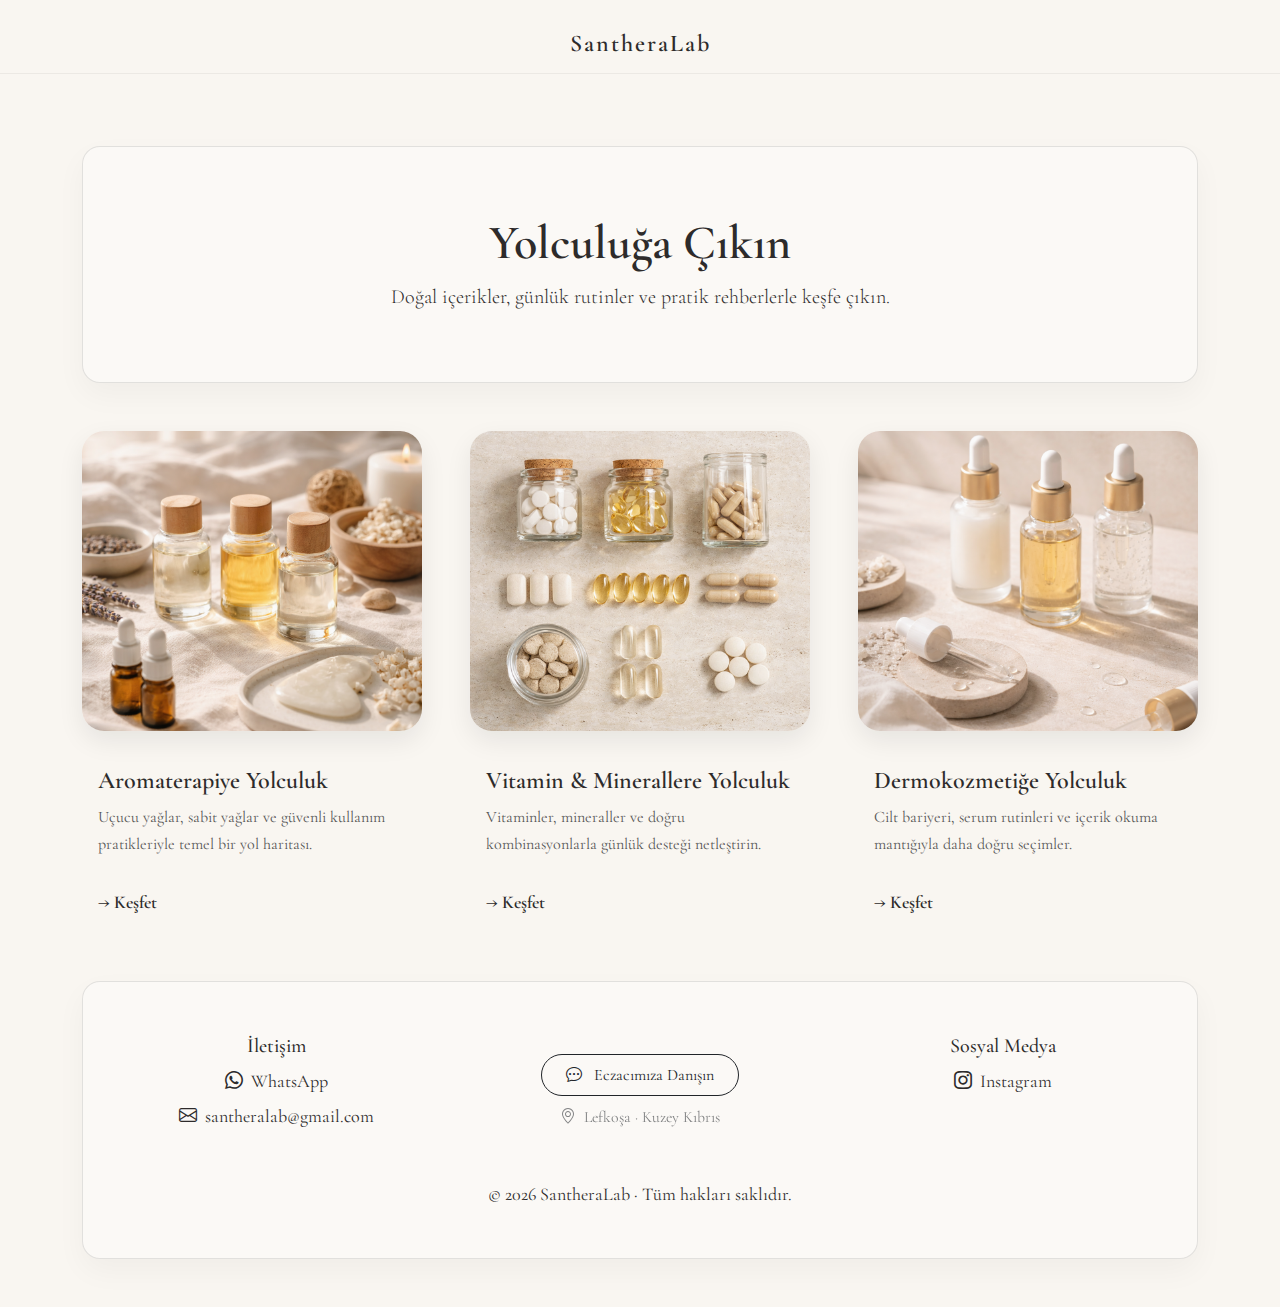
<file: site/index.html>
<!DOCTYPE html>
<html lang="tr">

<head>
  <meta charset="UTF-8">
  <meta name="viewport" content="width=device-width, initial-scale=1">
  <title>SantheraLab</title>

  <link href="https://cdn.jsdelivr.net/npm/bootstrap@5.3.0/dist/css/bootstrap.min.css" rel="stylesheet">
  <link href="https://fonts.googleapis.com/css2?family=Cormorant+Garamond:wght@400;600&display=swap" rel="stylesheet">
  <link href="https://cdn.jsdelivr.net/npm/bootstrap-icons/font/bootstrap-icons.css" rel="stylesheet">

  <style>
    body {
      background-color: #f9f6f1;
      font-family: 'Cormorant Garamond', serif;
      color: #2d2b2b;
      font-size: 18px;
      line-height: 1.7;
    }

    .navbar-brand {
      font-weight: 600;
      font-size: 24px;
      letter-spacing: 2px;
    }

    /* HERO */
    .hero-card {
      background: rgba(255, 255, 255, 0.35);
      border: 1px solid rgba(45, 43, 43, 0.12);
      border-radius: 18px;
      padding: 3.25rem 1.5rem;
      box-shadow: 0 12px 30px rgba(0, 0, 0, 0.04);
    }

    @media (min-width: 992px) {
      .hero-card {
        padding: 4.25rem 2.25rem;
      }
    }

    /* CARD */
    .card {
      background: transparent;
      border: none;
      transition: transform 0.35s ease, box-shadow 0.35s ease;
    }

    .card-link {
      display: block;
      text-decoration: none;
      color: inherit;
    }

    .card:hover {
      transform: translateY(-6px);
      box-shadow: 0 18px 40px rgba(0, 0, 0, 0.08);
    }

    .card-img-top {
      height: 300px;
      object-fit: cover;
      border-radius: 22px;
      box-shadow: 0 10px 26px rgba(0, 0, 0, 0.08);
      filter: saturate(0.95) contrast(0.98);
      transition: transform 0.5s ease;
    }

    .card:hover .card-img-top {
      transform: scale(1.035);
    }

    .card-title {
      font-size: 1.5rem;
      font-weight: 600;
      margin-top: 1.25rem;
    }

    .card-text {
      font-size: 1rem;
      color: #555;
    }

    .card-cta {
      display: inline-block;
      margin-top: 0.75rem;
      font-weight: 600;
      transition: transform 0.3s ease, opacity 0.3s ease;
    }

    .card:hover .card-cta {
      transform: translateX(4px);
      opacity: 0.7;
    }

    /* FOOTER */
    .footer-card {
      background: rgba(255, 255, 255, 0.35);
      border: 1px solid rgba(45, 43, 43, 0.12);
      border-radius: 18px;
      padding: 3rem 1.5rem;
      box-shadow: 0 12px 30px rgba(0, 0, 0, 0.04);
    }

    a {
      color: #2d2b2b;
      text-decoration: none;
    }

    a:hover {
      opacity: 0.65;
    }

    .logo-bar {
      position: sticky;
      top: 0;
      z-index: 1000;
      background: #f9f6f1;
      border-bottom: 1px solid rgba(0, 0, 0, 0.05);
      padding-bottom: 0.5rem;
    }
  </style>
</head>

<body>

  <!-- STICKY LOGO -->
  <div class="logo-bar">
    <div class="container pt-4">
      <div class="text-center">
        <a href="index.html" class="navbar-brand">SantheraLab</a>
      </div>
    </div>
  </div>

  <!-- HERO -->
  <div class="container my-5 pt-4">
    <div class="hero-card text-center">
      <h1 class="display-5 fw-semibold mb-2">Yolculuğa Çıkın</h1>
      <p class="lead mb-0">Doğal içerikler, günlük rutinler ve pratik rehberlerle keşfe çıkın.</p>
    </div>
  </div>

  <!-- CARDS -->
  <div class="container mb-5">
    <div class="row g-5">

      <div class="col-md-4">
        <a href="blog/index.html?cat=aromaterapi" class="card card-link">
          <img src="assets/images/aromaterapi.png" class="card-img-top" alt="Aromaterapiye Yolculuk">
          <div class="card-body">
            <h5 class="card-title">Aromaterapiye Yolculuk</h5>
            <p class="card-text">
              Uçucu yağlar, sabit yağlar ve güvenli kullanım pratikleriyle temel bir yol haritası.
            </p>
            <span class="card-cta">→ Keşfet</span>
          </div>
        </a>
      </div>

      <div class="col-md-4">
        <a href="blog/index.html?cat=vitamin-mineral" class="card card-link">
          <img src="assets/images/vitamin-mineral.png" class="card-img-top" alt="Vitamin & Minerallere Yolculuk">
          <div class="card-body">
            <h5 class="card-title">Vitamin & Minerallere Yolculuk</h5>
            <p class="card-text">
              Vitaminler, mineraller ve doğru kombinasyonlarla günlük desteği netleştirin.
            </p>
            <span class="card-cta">→ Keşfet</span>
          </div>
        </a>
      </div>

      <div class="col-md-4">
        <a href="blog/index.html?cat=dermokozmetik" class="card card-link">
          <img src="assets/images/dermokozmetik.png" class="card-img-top" alt="Dermokozmetiğe Yolculuk">
          <div class="card-body">
            <h5 class="card-title">Dermokozmetiğe Yolculuk</h5>
            <p class="card-text">
              Cilt bariyeri, serum rutinleri ve içerik okuma mantığıyla daha doğru seçimler.
            </p>
            <span class="card-cta">→ Keşfet</span>
          </div>
        </a>
      </div>

    </div>
  </div>

  <!-- FOOTER -->
  <footer class="container mb-5">
    <div class="footer-card text-center">

      <div class="row justify-content-center align-items-start">

        <!-- Sol -->
        <div class="col-md-4 mb-4 pt-1">
          <h5 class="mb-2">İletişim</h5>
          <a href="https://wa.me/9053XXXXXXXX" target="_blank">
            <i class="bi bi-whatsapp me-1"></i> WhatsApp
          </a>
          <div class="mt-1">
            <a href="mailto:santheralab@gmail.com">
              <i class="bi bi-envelope me-1"></i> santheralab@gmail.com
            </a>
          </div>
        </div>

        <!-- ORTA BUTON -->
        <div class="col-md-4 mb-4 d-flex flex-column align-items-center pt-4">
          <a href="https://wa.me/9053XXXXXXXX" target="_blank" class="btn btn-outline-dark px-4 py-2 rounded-pill mb-2">
            <i class="bi bi-chat-dots me-2"></i>
            Eczacımıza Danışın
          </a>

          <!-- LOKASYON -->
          <div class="small text-muted opacity-75">
            <i class="bi bi-geo-alt me-1"></i>
            Lefkoşa · Kuzey Kıbrıs
          </div>
        </div>

        <!-- Sağ -->
        <div class="col-md-4 mb-4 pt-1">
          <h5 class="mb-2">Sosyal Medya</h5>
          <a href="https://www.instagram.com/eczserife" target="_blank">
            <i class="bi bi-instagram me-1"></i> Instagram
          </a>
        </div>

      </div>

      <p class="mt-4 mb-0">
        &copy; 2026 SantheraLab · Tüm hakları saklıdır.
      </p>

    </div>
  </footer>

  <script src="https://cdn.jsdelivr.net/npm/bootstrap@5.3.0/dist/js/bootstrap.bundle.min.js"></script>
</body>

</html>
</file>
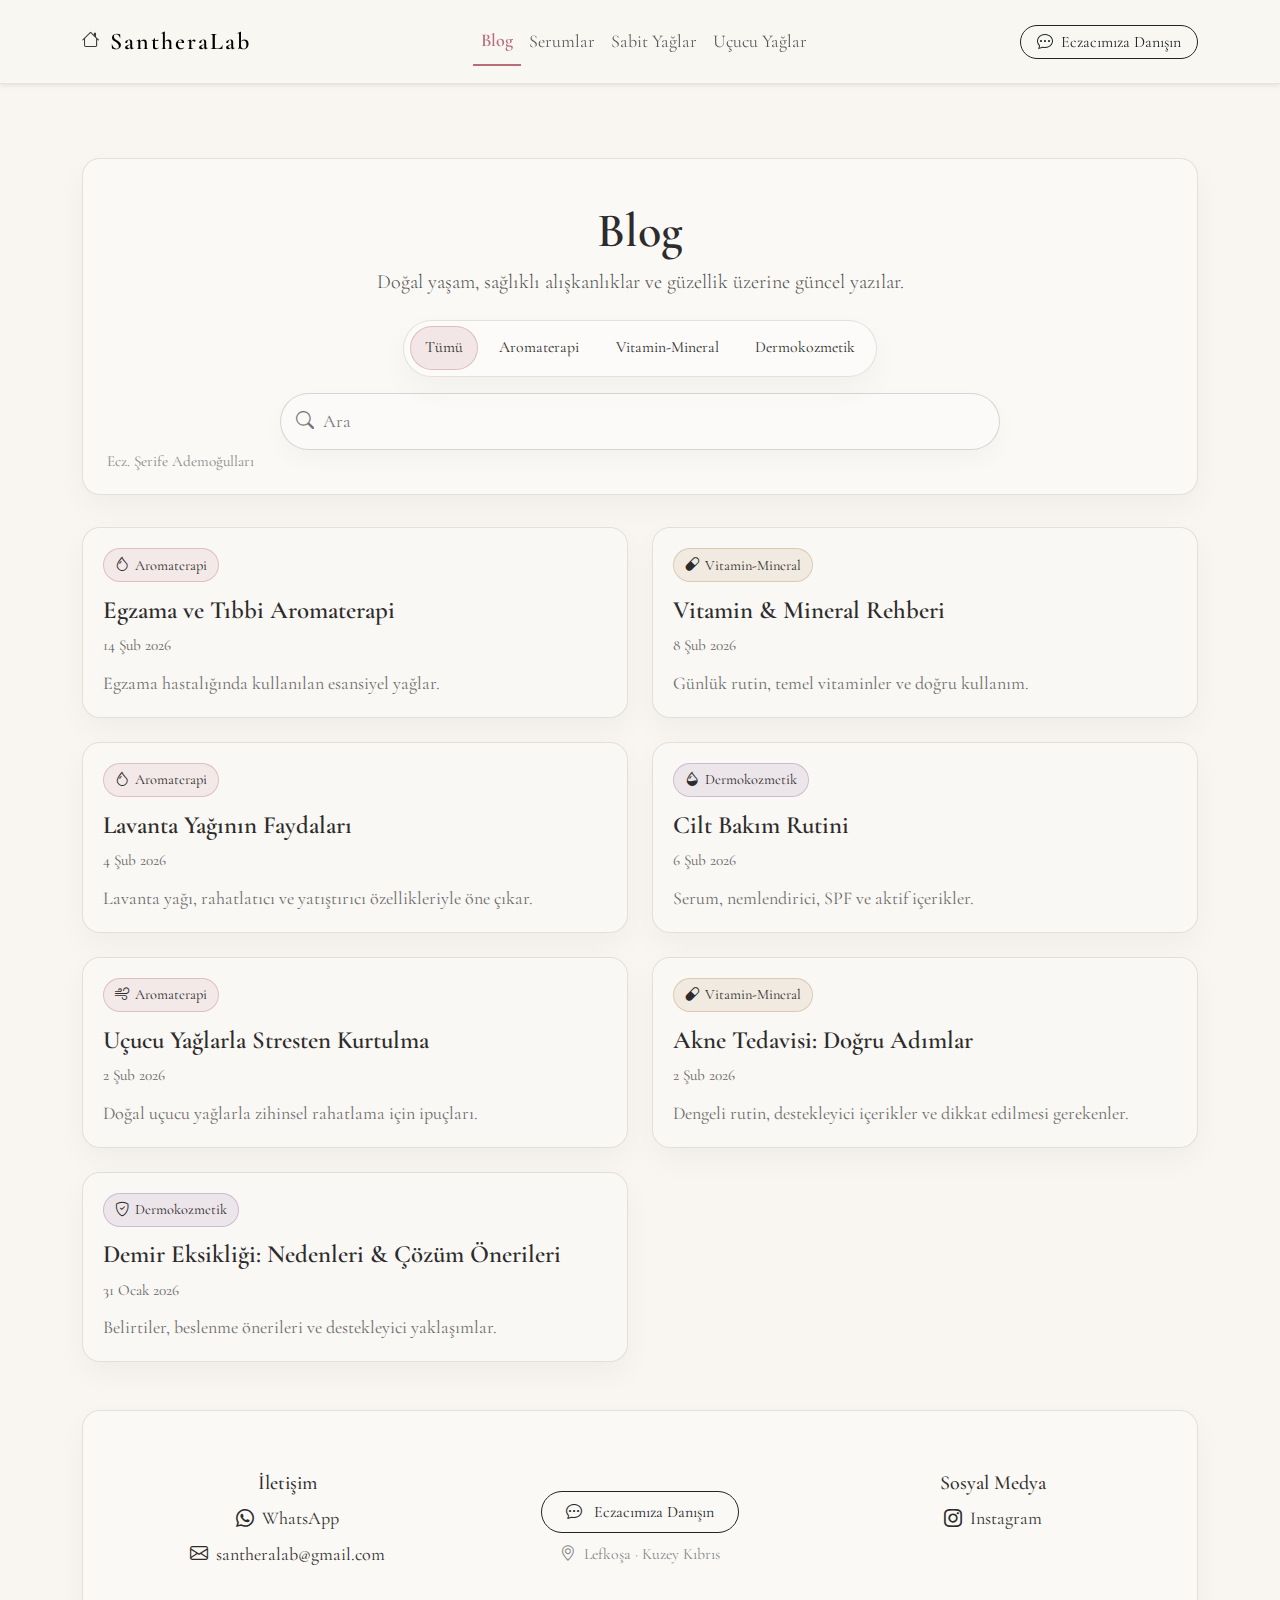
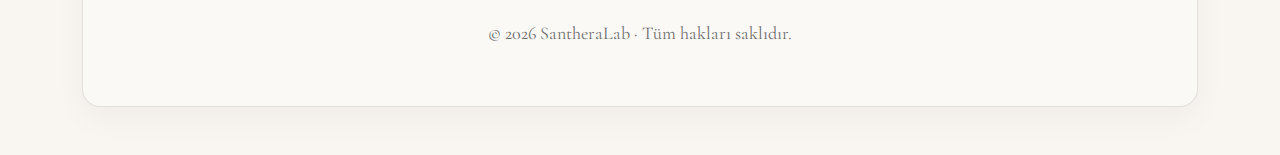
<file: site/blog/index.html>
<!DOCTYPE html>
<html lang="tr">

<head>
  <meta charset="UTF-8" />
  <meta name="viewport" content="width=device-width, initial-scale=1" />
  <title>Blog</title>

  <!-- Bootstrap, Google Font, Bootstrap Icons -->
  <link href="https://cdn.jsdelivr.net/npm/bootstrap@5.3.0/dist/css/bootstrap.min.css" rel="stylesheet" />
  <link href="https://fonts.googleapis.com/css2?family=Cormorant+Garamond:wght@400;600&display=swap" rel="stylesheet" />
  <link href="https://cdn.jsdelivr.net/npm/bootstrap-icons/font/bootstrap-icons.css" rel="stylesheet" />

  <style>
    :root {
      --bg: #f9f6f1;
      --text: #2d2b2b;
      --muted: #6b6b6b;
      --border: rgba(45, 43, 43, 0.12);
      --accent: #b76e79;
      --glass: rgba(255, 255, 255, 0.35);
      --shadow: 0 12px 30px rgba(0, 0, 0, 0.04);
      --radius: 18px;
    }

    /* =========================
    Base
  ========================= */
    body {
      background-color: var(--bg);
      font-family: 'Cormorant Garamond', serif;
      color: var(--text);
      font-size: 18px;
      line-height: 1.75;
      scroll-behavior: smooth;
      padding-top: 110px;
    }

    p,
    li {
      color: var(--muted);
    }

    a {
      color: var(--text);
      text-decoration: none;
      transition: opacity 0.2s ease, transform 0.2s ease;
    }

    a:hover {
      opacity: 0.7;
      transform: translateY(-1px);
    }

    /* =========================
    Navbar
  ========================= */
    .navbar {
      border-bottom: 1px solid rgba(0, 0, 0, 0.08);
      background-color: rgba(249, 246, 241, 0.92);
      backdrop-filter: blur(8px);
      -webkit-backdrop-filter: blur(8px);
      min-height: 84px;
    }

    .navbar-toggler {
      border: 1px solid rgba(45, 43, 43, 0.18);
      border-radius: 14px;
      padding: 0.45rem 0.6rem;
      box-shadow: 0 10px 22px rgba(0, 0, 0, 0.04);
    }

    .navbar-toggler:focus {
      box-shadow: 0 12px 26px rgba(183, 110, 121, 0.10);
      border-color: rgba(183, 110, 121, 0.45);
    }

    .navbar-brand {
      font-weight: 600;
      font-size: 24px;
      letter-spacing: 2px;
    }

    .nav-link {
      font-size: 18px;
      padding-right: 20px;
    }

    .nav-link.active {
      font-weight: 600;
      color: var(--accent) !important;
      border-bottom: 2px solid var(--accent);
    }

    .home-icon {
      font-size: 1.1rem;
      opacity: 0.75;
    }

    .navbar-brand:hover .home-icon {
      opacity: 1;
    }

    /* =========================
    Hero
  ========================= */
    .page-hero {
      background: var(--glass);
      border: 1px solid var(--border);
      border-radius: var(--radius);
      box-shadow: var(--shadow);
      padding: 2.25rem 1.5rem;
      text-align: center;
      position: relative;
    }

    .page-hero .lead {
      color: #4f4f4f;
      max-width: 62ch;
      margin: 0.25rem auto 0;
    }

    /* =========================
    Filter Pills
  ========================= */
    .filter-wrap {
      display: flex;
      justify-content: center;
      margin-top: 1.25rem;
      width: 100%;
    }

    .filter-pills {
      display: inline-flex;
      gap: 0.35rem;
      padding: 0.35rem;
      border-radius: 999px;
      background: rgba(255, 255, 255, 0.35);
      border: 1px solid var(--border);
      box-shadow: var(--shadow);
      flex-wrap: wrap;
    }

    .pill {
      border: 1px solid transparent;
      background: transparent;
      border-radius: 999px;
      padding: 0.45rem 0.9rem;
      font-size: 0.98rem;
      color: var(--text);
      transition: transform 0.15s ease, background 0.15s ease, border-color 0.15s ease;
    }

    .pill:hover {
      transform: translateY(-1px);
      background: rgba(183, 110, 121, 0.08);
    }

    .pill.active {
      background: rgba(183, 110, 121, 0.14);
      border-color: rgba(183, 110, 121, 0.35);
      color: var(--text);
    }

    /* =========================
    Search (blog list)
  ========================= */
    .search-row {
      display: flex;
      justify-content: center;
      margin-top: 1rem;
    }

    .search-box {
      width: min(720px, 100%);
      position: relative;
    }

    .search-input {
      width: 100%;
      border: 1px solid rgba(45, 43, 43, 0.18);
      background: rgba(255, 255, 255, 0.22);
      border-radius: 999px;
      padding: 0.75rem 1.05rem 0.75rem 2.6rem;
      outline: none;
      box-shadow: 0 10px 22px rgba(0, 0, 0, 0.03);
    }

    .search-input:focus {
      border-color: rgba(183, 110, 121, 0.55);
      box-shadow: 0 12px 26px rgba(183, 110, 121, 0.08);
    }

    .search-ico {
      position: absolute;
      left: 1rem;
      top: 50%;
      transform: translateY(-50%);
      opacity: 0.65;
    }

    .search-clear {
      position: absolute;
      right: 0.85rem;
      top: 50%;
      transform: translateY(-50%);
      border: none;
      background: transparent;
      padding: 0.25rem;
      opacity: 0.6;
      display: none;
    }

    .search-clear:hover {
      opacity: 1;
    }

    .search-hint {
      text-align: center;
      font-size: 0.95rem;
      color: #666;
      margin-top: 0.6rem;
      display: none;
    }

    .search-meta {
      font-size: 0.95rem;
      color: #555;
      margin: 0.25rem 0 0.2rem;
      display: none;
      line-height: 1.2;
      text-align: center;
    }

    .search-nav {
      display: none;
      gap: 6px;
      justify-content: center;
      margin-top: 0.25rem;
    }

    .nav-btn {
      width: 42px;
      height: 42px;
      border-radius: 14px;
      border: 1px solid rgba(45, 43, 43, 0.16);
      background: rgba(255, 255, 255, 0.50);
      backdrop-filter: blur(8px);
      -webkit-backdrop-filter: blur(8px);
      box-shadow: 0 10px 22px rgba(0, 0, 0, 0.05);
      display: grid;
      place-items: center;
      transition: transform 0.15s ease, opacity 0.15s ease;
    }

    .nav-btn:disabled {
      opacity: 0.35;
      cursor: not-allowed;
    }

    .nav-btn:hover:not(:disabled) {
      transform: translateY(-1px);
    }

    /* =========================
    Cards
  ========================= */
    .post-grid {
      margin-top: 2rem;
    }

    .post-card {
      background: rgba(255, 255, 255, 0.28);
      border: 1px solid var(--border);
      border-radius: var(--radius);
      box-shadow: var(--shadow);
      padding: 1.25rem 1.25rem 1.1rem;
      height: 100%;
      transition: transform 0.25s ease, box-shadow 0.25s ease;
      position: relative;
      overflow: hidden;
    }

    .post-card:hover {
      transform: translateY(-2px);
      box-shadow: 0 18px 40px rgba(0, 0, 0, 0.06);
    }

    .post-meta {
      font-size: 0.95rem;
      color: #666;
      margin-bottom: 0.55rem;
    }

    .post-title {
      font-weight: 600;
      font-size: 1.55rem;
      margin-bottom: 0.5rem;
      line-height: 1.15;
      color: var(--text);
    }

    .post-excerpt {
      margin: 0;
      color: var(--muted);
      max-width: 58ch;
    }

    .tag {
      display: inline-flex;
      align-items: center;
      gap: 6px;
      font-size: 0.9rem;
      padding: 0.22rem 0.7rem;
      border-radius: 999px;
      border: 1px solid rgba(0, 0, 0, 0.08);
      background: rgba(255, 255, 255, 0.35);
      margin-bottom: 0.85rem;
      width: fit-content;
    }

    .tag.aromaterapi {
      border-color: rgba(183, 110, 121, 0.35);
      background: rgba(183, 110, 121, 0.10);
    }

    .tag.vitamin {
      border-color: rgba(178, 140, 84, 0.35);
      background: rgba(178, 140, 84, 0.12);
    }

    .tag.dermo {
      border-color: rgba(143, 106, 164, 0.35);
      background: rgba(143, 106, 164, 0.12);
    }

    /* Highlight (blog) */
    mark.search-hit {
      background: rgba(183, 110, 121, 0.22);
      color: var(--text);
      padding: 0 0.2em;
      border-radius: 6px;
    }

    mark.search-hit.current-hit {
      background: rgba(183, 110, 121, 0.35);
      outline: 1px solid rgba(183, 110, 121, 0.55);
    }

    /* =========================
    Footer
  ========================= */
    .footer-card {
      background: var(--glass);
      border: 1px solid var(--border);
      border-radius: var(--radius);
      padding: 3rem 1.5rem;
      box-shadow: var(--shadow);
      text-align: center;
    }

    /* =========================
    Empty State
  ========================= */
    .empty-state {
      display: none;
      text-align: center;
      color: #666;
      padding: 2rem 1rem;
      border: 1px dashed rgba(0, 0, 0, 0.15);
      border-radius: var(--radius);
      background: rgba(255, 255, 255, 0.18);
      margin-top: 1.5rem;
    }

    /* =========================
    Author (DEFAULT: mobile/tablet)
  ========================= */
    .hero-author {
      position: static;
      display: block;
      text-align: center;
      margin-top: 0.65rem;
      font-size: 0.92rem;
      color: #6b6b6b;
      opacity: 0.75;
    }

    /* =========================
    Desktop Tweaks
  ========================= */
    @media (min-width: 992px) {
      .page-hero {
        padding: 2.75rem 2.25rem;
      }

      .footer-card {
        padding: 3.5rem 2.5rem;
      }

      /* Author only on desktop: absolute bottom-left */
      .hero-author {
        position: absolute;
        left: 1.5rem;
        bottom: 1.2rem;
        margin-top: 0;
        text-align: left;
        font-size: 0.95rem;
        opacity: 0.8;
      }
    }

    /* =========================
    Small Screens (mobile + small tablets)
    -> pill'leri tek satır + yatay kaydır
  ========================= */
    @media (max-width: 991.98px) {
      .filter-wrap {
        justify-content: flex-start;
        margin-top: 1rem;
        padding: 0 0.25rem;
        overflow: hidden;
      }

      .filter-pills {
        width: 100%;
        flex-wrap: nowrap;
        overflow-x: auto;
        -webkit-overflow-scrolling: touch;
        justify-content: flex-start;
        gap: 0.45rem;
        padding: 0.35rem;
        border-radius: 16px;
        background: rgba(255, 255, 255, 0.28);
        scroll-snap-type: x mandatory;
      }

      .filter-pills::-webkit-scrollbar {
        display: none;
      }

      .pill {
        flex: 0 0 auto;
        white-space: nowrap;
        scroll-snap-align: start;
      }
    }

    /* =========================
    Mobile (0 - 575.98px)
  ========================= */
    @media (max-width: 575.98px) {
      .page-hero {
        padding: 1.6rem 1rem;
      }

      .pill {
        padding: 0.4rem 0.75rem;
        font-size: 0.95rem;
      }

      .search-row {
        margin-top: 0.85rem;
      }

      .search-input {
        padding: 0.75rem 0.95rem 0.75rem 2.45rem;
      }

      .search-ico {
        left: 0.9rem;
      }
    }

    /* Yukarı çık (tüm cihazlar) */
    .scroll-top {
      position: fixed;
      right: 16px;
      bottom: 16px;
      width: 44px;
      height: 44px;
      border-radius: 999px;
      border: 1px solid rgba(45, 43, 43, .22);
      background: rgba(255, 255, 255, .75);
      backdrop-filter: blur(10px);
      box-shadow: 0 18px 55px rgba(0, 0, 0, .08);
      cursor: pointer;

      display: grid;
      place-items: center;

      opacity: 0;
      transform: translateY(10px);
      pointer-events: none;
      transition: opacity .18s ease, transform .18s ease;
      z-index: 999;
    }

    .scroll-top.show {
      opacity: 1;
      transform: translateY(0);
      pointer-events: auto;
    }
  </style>

</head>

<body>

  <!-- Navbar -->
  <nav class="navbar navbar-expand-lg fixed-top navbar-light shadow-sm">
    <div class="container d-flex align-items-center">

      <!-- Logo + Home Icon (aynı blok) -->
      <a class="navbar-brand mb-0 d-flex align-items-center gap-2" href="../index.html" aria-label="Anasayfa">
        <i class="bi bi-house home-icon"></i>
        <span>SantheraLab</span>
      </a>

      <!-- Mobile toggle -->
      <button class="navbar-toggler" type="button" data-bs-toggle="collapse" data-bs-target="#navbarNav"
        aria-controls="navbarNav" aria-expanded="false" aria-label="Menü">
        <span class="navbar-toggler-icon"></span>
      </button>

      <!-- Menu + Button -->
      <div class="collapse navbar-collapse align-items-center" id="navbarNav">

        <!-- ORTA MENÜ (JS basıyor) -->
        <ul class="navbar-nav mx-auto align-items-center" id="dynamicNav"></ul>

        <!-- SAĞ BUTON -->
        <div class="d-flex align-items-center">
          <a href="https://wa.me/9053XXXXXXXX" target="_blank" class="btn btn-outline-dark rounded-pill px-3 py-1">
            <i class="bi bi-chat-dots me-1"></i>
            Eczacımıza Danışın
          </a>
        </div>

      </div>
    </div>
  </nav>

  <!-- Hero -->
  <div class="container my-5">
    <div class="page-hero">
      <h1 class="display-5 fw-semibold mb-1">Blog</h1>
      <p class="lead mb-0">Doğal yaşam, sağlıklı alışkanlıklar ve güzellik üzerine güncel yazılar.</p>

      <div class="filter-wrap">
        <div class="filter-pills" id="filters">
          <button class="pill active" data-cat="all">Tümü</button>
          <button class="pill" data-cat="aromaterapi">Aromaterapi</button>
          <button class="pill" data-cat="vitamin-mineral">Vitamin-Mineral</button>
          <button class="pill" data-cat="dermokozmetik">Dermokozmetik</button>
        </div>
      </div>

      <!-- SEARCH -->
      <div class="search-row">
        <div class="search-box">
          <i class="bi bi-search search-ico"></i>
          <input id="searchInput" class="search-input" type="search" placeholder="Ara" autocomplete="off" />
          <button id="clearSearch" class="search-clear" type="button" aria-label="Temizle">
            <i class="bi bi-x-circle"></i>
          </button>
        </div>
      </div>

      <div id="searchHint" class="search-hint"></div>
      <div class="hero-author">
        Ecz. Şerife Ademoğulları
      </div>


      <!-- Highlight meta + nav -->
      <div id="searchMeta" class="search-meta"></div>
      <div id="searchNav" class="search-nav">
        <button id="prevHit" class="nav-btn" type="button" aria-label="Önceki eşleşme">
          <i class="bi bi-chevron-up"></i>
        </button>
        <button id="nextHit" class="nav-btn" type="button" aria-label="Sonraki eşleşme">
          <i class="bi bi-chevron-down"></i>
        </button>
      </div>
    </div>

    <!-- Cards -->
    <div class="post-grid">
      <div class="row g-4" id="postList">

        <!-- Aromaterapi -->
        <div class="col-md-6 post" data-cat="aromaterapi">
          <a href="posts/aromaterapi/egzamaVeTıbbiAromaterapi/index.html">
            <div class="post-card">
              <div class="tag aromaterapi"><i class="bi bi-droplet"></i> Aromaterapi</div>
              <div class="post-title">Egzama ve Tıbbi Aromaterapi</div>
              <div class="post-meta">14 Şub 2026</div>
              <p class="post-excerpt">Egzama hastalığında kullanılan esansiyel yağlar.</p>
            </div>
          </a>
        </div>

        <!-- Vitamin-Mineral -->
        <div class="col-md-6 post" data-cat="vitamin-mineral">
          <a href="posts/vitamin-mineral/vitamin-mineral-rehberi/index.html">
            <div class="post-card">
              <div class="tag vitamin"><i class="bi bi-capsule"></i> Vitamin-Mineral</div>
              <div class="post-title">Vitamin &amp; Mineral Rehberi</div>
              <div class="post-meta">8 Şub 2026</div>
              <p class="post-excerpt">Günlük rutin, temel vitaminler ve doğru kullanım.</p>
            </div>
          </a>
        </div>

        <!-- Aromaterapi 2 -->
        <div class="col-md-6 post" data-cat="aromaterapi">
          <a href="posts/aromaterapi/lavanta-yaginin-faydalari/index.html">
            <div class="post-card">
              <div class="tag aromaterapi"><i class="bi bi-droplet"></i> Aromaterapi</div>
              <div class="post-title">Lavanta Yağının Faydaları</div>
              <div class="post-meta">4 Şub 2026</div>
              <p class="post-excerpt">Lavanta yağı, rahatlatıcı ve yatıştırıcı özellikleriyle öne çıkar.</p>
            </div>
          </a>
        </div>

        <!-- Dermokozmetik -->
        <div class="col-md-6 post" data-cat="dermokozmetik">
          <a href="posts/dermokozmetik/cilt-bakim-rutini/index.html">
            <div class="post-card">
              <div class="tag dermo"><i class="bi bi-droplet-half"></i> Dermokozmetik</div>
              <div class="post-title">Cilt Bakım Rutini</div>
              <div class="post-meta">6 Şub 2026</div>
              <p class="post-excerpt">Serum, nemlendirici, SPF ve aktif içerikler.</p>
            </div>
          </a>
        </div>

        <!-- Aromaterapi 3 -->
        <div class="col-md-6 post" data-cat="aromaterapi">
          <a href="posts/aromaterapi/ucucu-yaglarla-stresten-kurtulma/index.html">
            <div class="post-card">
              <div class="tag aromaterapi"><i class="bi bi-wind"></i> Aromaterapi</div>
              <div class="post-title">Uçucu Yağlarla Stresten Kurtulma</div>
              <div class="post-meta">2 Şub 2026</div>
              <p class="post-excerpt">Doğal uçucu yağlarla zihinsel rahatlama için ipuçları.</p>
            </div>
          </a>
        </div>

        <!-- Vitamin-Mineral 2 -->
        <div class="col-md-6 post" data-cat="vitamin-mineral">
          <a href="posts/vitamin-mineral/akne-tedavisi-dogru-adimlar/index.html">
            <div class="post-card">
              <div class="tag vitamin"><i class="bi bi-capsule"></i> Vitamin-Mineral</div>
              <div class="post-title">Akne Tedavisi: Doğru Adımlar</div>
              <div class="post-meta">2 Şub 2026</div>
              <p class="post-excerpt">Dengeli rutin, destekleyici içerikler ve dikkat edilmesi gerekenler.</p>
            </div>
          </a>
        </div>

        <!-- Dermokozmetik 2 -->
        <div class="col-md-6 post" data-cat="dermokozmetik">
          <a href="posts/dermokozmetik/demir-eksikligi-nedenleri/index.html">
            <div class="post-card">
              <div class="tag dermo"><i class="bi bi-shield-check"></i> Dermokozmetik</div>
              <div class="post-title">Demir Eksikliği: Nedenleri &amp; Çözüm Önerileri</div>
              <div class="post-meta">31 Ocak 2026</div>
              <p class="post-excerpt">Belirtiler, beslenme önerileri ve destekleyici yaklaşımlar.</p>
            </div>
          </a>
        </div>

      </div>

      <!-- Empty -->
      <div id="emptyState" class="empty-state">
        Bu kategoride içerik yok.
      </div>
    </div>
  </div>

  <!-- FOOTER -->
  <footer class="container mb-5">
    <div class="footer-card">

      <div class="row justify-content-center align-items-start">

        <!-- Sol -->
        <div class="col-md-4 mb-4 pt-1">
          <h5 class="mb-2">İletişim</h5>
          <a href="https://wa.me/9053XXXXXXXX" target="_blank">
            <i class="bi bi-whatsapp me-1"></i> WhatsApp
          </a>
          <div class="mt-1">
            <a href="mailto:santheralab@gmail.com">
              <i class="bi bi-envelope me-1"></i> santheralab@gmail.com
            </a>
          </div>
        </div>

        <!-- ORTA BUTON -->
        <div class="col-md-4 mb-4 d-flex flex-column align-items-center pt-4">
          <a href="https://wa.me/9053XXXXXXXX" target="_blank" class="btn btn-outline-dark px-4 py-2 rounded-pill mb-2">
            <i class="bi bi-chat-dots me-2"></i>
            Eczacımıza Danışın
          </a>

          <div class="small text-muted opacity-75">
            <i class="bi bi-geo-alt me-1"></i>
            Lefkoşa · Kuzey Kıbrıs
          </div>
        </div>

        <!-- Sağ -->
        <div class="col-md-4 mb-4 pt-1">
          <h5 class="mb-2">Sosyal Medya</h5>
          <a href="https://www.instagram.com/eczserife" target="_blank">
            <i class="bi bi-instagram me-1"></i> Instagram
          </a>
        </div>

      </div>

      <p class="mt-4 mb-0">
        &copy; 2026 SantheraLab · Tüm hakları saklıdır.
      </p>

    </div>
  </footer>

  <!-- Yukarı çık -->
  <button id="scrollTopBtn" class="scroll-top" aria-label="Yukarı çık">↑</button>

  <!-- Bootstrap JS (tek kez) -->
  <script src="https://cdn.jsdelivr.net/npm/bootstrap@5.3.0/dist/js/bootstrap.bundle.min.js"></script>

  <script>
    /* =========================================================
      NAVBAR (URL'e göre)
    ========================================================= */
    function getParam(name) {
      return new URLSearchParams(window.location.search).get(name);
    }

    function renderNav() {
      const cat = (getParam('cat') || '').toLowerCase();
      const el = document.getElementById('dynamicNav');
      if (!el) return;

      // default (aromaterapi menüsü)
      let items = [
        { text: 'Blog', href: './index.html', key: 'blog' },
        { text: 'Serumlar', href: '../aromaterapi/serumlar/index.html', key: 'serumlar' },
        { text: 'Sabit Yağlar', href: '../aromaterapi/sabit-yaglar/index.html', key: 'sabit-yaglar' },
        { text: 'Uçucu Yağlar', href: '../aromaterapi/ucucu-yaglar/index.html', key: 'ucucu-yaglar' },
      ];
      let activeKey = 'blog';

      // Vitamin-mineral görünümü
      if (cat === 'vitamin-mineral') {
        items = [
          { text: 'Blog', href: './index.html?cat=vitamin-mineral', key: 'blog' },
          { text: 'Vitaminler', href: '../vitamin-mineral/vitamin/index.html', key: 'vitaminler' },
          { text: 'Mineraller', href: '../vitamin-mineral/mineral/index.html', key: 'mineraller' },
        ];
        activeKey = 'blog';
      }

      // Dermokozmetik görünümü
      if (cat === 'dermokozmetik') {
        items = [
          { text: 'Blog', href: './index.html?cat=dermokozmetik', key: 'blog' },
          { text: 'Dermokozmetik', href: '../dermokozmetik/index.html', key: 'dermokozmetik' },
        ];
        activeKey = 'blog';
      }

      // UL içine LI bas (Bootstrap uyumlu)
      el.innerHTML = items.map(i => `
        <li class="nav-item">
          <a class="nav-link ${i.key === activeKey ? 'active' : ''}" href="${i.href}">${i.text}</a>
        </li>
      `).join('');
    }

    /* =========================================================
      FILTER + SEARCH (liste filtreleme)
    ========================================================= */
    const filters = document.getElementById('filters');
    const posts = Array.from(document.querySelectorAll('.post'));
    const emptyState = document.getElementById('emptyState');

    const searchInput = document.getElementById('searchInput');
    const clearSearch = document.getElementById('clearSearch');
    const searchHint = document.getElementById('searchHint');

    let activeCat = 'all';

    function setActiveByCat(cat) {
      const btn =
        filters.querySelector(`.pill[data-cat="${cat}"]`) ||
        filters.querySelector(`.pill[data-cat="all"]`);

      filters.querySelectorAll('.pill').forEach(b => b.classList.remove('active'));
      btn.classList.add('active');

      activeCat = btn.dataset.cat;
    }

    function normalize(str) {
      return (str || '')
        .toLowerCase()
        .trim()
        .replaceAll('ı', 'i')
        .replaceAll('İ', 'i')
        .replaceAll('ğ', 'g')
        .replaceAll('Ğ', 'g')
        .replaceAll('ü', 'u')
        .replaceAll('Ü', 'u')
        .replaceAll('ş', 's')
        .replaceAll('Ş', 's')
        .replaceAll('ö', 'o')
        .replaceAll('Ö', 'o')
        .replaceAll('ç', 'c')
        .replaceAll('Ç', 'c');
    }

    function getPostText(postEl) {
      const title = postEl.querySelector('.post-title')?.textContent || '';
      const excerpt = postEl.querySelector('.post-excerpt')?.textContent || '';
      const cat = postEl.dataset.cat || '';
      return normalize([title, excerpt, cat].join(' '));
    }

    function applyFilterAndSearch() {
      const q = normalize(searchInput.value);
      clearSearch.style.display = q ? 'block' : 'none';

      let visible = 0;

      posts.forEach(p => {
        const catOk = (activeCat === 'all') || (p.dataset.cat === activeCat);
        const textOk = !q || getPostText(p).includes(q);
        const ok = catOk && textOk;

        p.style.display = ok ? '' : 'none';
        if (ok) visible++;
      });

      emptyState.style.display = visible ? 'none' : 'block';

      if (q) {
        searchHint.style.display = 'block';
        searchHint.textContent = `${visible} sonuç bulundu`;
      } else {
        searchHint.style.display = 'none';
        searchHint.textContent = '';
      }

      // filtreleme sonrası highlight taraması
      updateBlogHighlight();
    }

    /* =========================================================
      BLOG SEARCH HIGHLIGHT + ileri/geri
    ========================================================= */
    const meta = document.getElementById('searchMeta');
    const navWrap = document.getElementById('searchNav');
    const prevHitBtn = document.getElementById('prevHit');
    const nextHitBtn = document.getElementById('nextHit');
    const postList = document.getElementById('postList');

    let hits = [];
    let currentHitIndex = -1;

    function escapeRegExp(str) {
      return str.replace(/[.*+?^${}()|[\]\\]/g, '\\$&');
    }

    function unwrapMarks(root) {
      root.querySelectorAll('mark.search-hit').forEach(mark => {
        const text = document.createTextNode(mark.textContent);
        mark.replaceWith(text);
      });
      root.normalize();
    }

    function highlightVisibleText(root, query) {
      if (!query) return 0;

      const re = new RegExp(escapeRegExp(query), 'gi');
      let count = 0;

      const walker = document.createTreeWalker(root, NodeFilter.SHOW_TEXT, {
        acceptNode(node) {
          if (!node.nodeValue || !node.nodeValue.trim()) return NodeFilter.FILTER_REJECT;
          const parent = node.parentElement;
          if (!parent) return NodeFilter.FILTER_REJECT;
          if (parent.closest('script, style, mark')) return NodeFilter.FILTER_REJECT;
          // gizli post ise işleme (display:none)
          const post = parent.closest('.post');
          if (post && getComputedStyle(post).display === 'none') return NodeFilter.FILTER_REJECT;
          return re.test(node.nodeValue) ? NodeFilter.FILTER_ACCEPT : NodeFilter.FILTER_REJECT;
        }
      });

      const nodes = [];
      while (walker.nextNode()) nodes.push(walker.currentNode);

      nodes.forEach(textNode => {
        const frag = document.createDocumentFragment();
        const text = textNode.nodeValue;
        let lastIndex = 0;

        text.replace(re, (match, offset) => {
          if (offset > lastIndex) frag.appendChild(document.createTextNode(text.slice(lastIndex, offset)));
          const mark = document.createElement('mark');
          mark.className = 'search-hit';
          mark.textContent = match;
          frag.appendChild(mark);
          lastIndex = offset + match.length;
          count++;
          return match;
        });

        if (lastIndex < text.length) frag.appendChild(document.createTextNode(text.slice(lastIndex)));
        textNode.replaceWith(frag);
      });

      return count;
    }

    function collectHits() {
      hits = Array.from(postList.querySelectorAll('mark.search-hit')).filter(m => {
        const post = m.closest('.post');
        return !post || getComputedStyle(post).display !== 'none';
      });
      currentHitIndex = hits.length ? 0 : -1;
    }

    function setCurrentHit(index) {
      if (!hits.length) return;

      hits.forEach(m => m.classList.remove('current-hit'));
      currentHitIndex = (index + hits.length) % hits.length;

      const el = hits[currentHitIndex];
      el.classList.add('current-hit');

      const y = el.getBoundingClientRect().top + window.scrollY - 140;
      window.scrollTo({ top: y, behavior: 'smooth' });

      prevHitBtn.disabled = hits.length <= 1;
      nextHitBtn.disabled = hits.length <= 1;
    }

    function updateNavUI(query, hitCount) {
      const has = query && hitCount;

      navWrap.style.display = has ? 'flex' : 'none';
      meta.style.display = query ? 'block' : 'none';

      if (query) {
        meta.textContent = `${hitCount} eşleşme`;
      } else {
        meta.textContent = '';
      }

      prevHitBtn.disabled = hitCount <= 1;
      nextHitBtn.disabled = hitCount <= 1;
    }

    function updateBlogHighlight() {
      const qRaw = searchInput.value.trim();
      const q = qRaw; // highlight gerçek karakterlerle olsun

      // önce temizle
      unwrapMarks(postList);

      if (!q) {
        hits = [];
        currentHitIndex = -1;
        updateNavUI('', 0);
        return;
      }

      const hitCount = highlightVisibleText(postList, q);
      collectHits();
      updateNavUI(q, hitCount);

      if (hits.length) setCurrentHit(0);
    }

    // enter ile ileri (shift+enter geri)
    searchInput.addEventListener('keydown', (e) => {
      if (e.key === 'Enter' && hits.length) {
        e.preventDefault();
        setCurrentHit(currentHitIndex + (e.shiftKey ? -1 : 1));
      }
    });

    prevHitBtn.addEventListener('click', () => {
      if (hits.length) setCurrentHit(currentHitIndex - 1);
    });

    nextHitBtn.addEventListener('click', () => {
      if (hits.length) setCurrentHit(currentHitIndex + 1);
    });

    /* =========================================================
      SCROLL TOP
    ========================================================= */
    function setupScrollTop() {
      const btn = document.getElementById('scrollTopBtn');
      if (!btn) return;

      const toggle = () => {
        btn.classList.toggle('show', window.scrollY > 500);
      };

      window.addEventListener('scroll', toggle, { passive: true });
      toggle();

      btn.addEventListener('click', () => {
        window.scrollTo({ top: 0, behavior: 'smooth' });
      });
    }

    /* =========================================================
      EVENTS + INIT
    ========================================================= */
    // Kategori tıklama
    filters.addEventListener('click', (e) => {
      const btn = e.target.closest('.pill');
      if (!btn) return;

      setActiveByCat(btn.dataset.cat);
      applyFilterAndSearch();
    });

    // Arama input
    searchInput.addEventListener('input', applyFilterAndSearch);

    // Temizle
    clearSearch.addEventListener('click', () => {
      searchInput.value = '';
      applyFilterAndSearch();
      searchInput.focus();
    });

    // === URL param ile başlangıç kategorisi ===
    // /blog/index.html?cat=aromaterapi | vitamin-mineral | dermokozmetik | all
    document.addEventListener('DOMContentLoaded', () => {
      renderNav();

      const params = new URLSearchParams(window.location.search);
      const catFromUrl = params.get('cat');
      setActiveByCat(catFromUrl || 'all');

      applyFilterAndSearch();
      setupScrollTop();
    });
  </script>

</body>

</html>
</file>
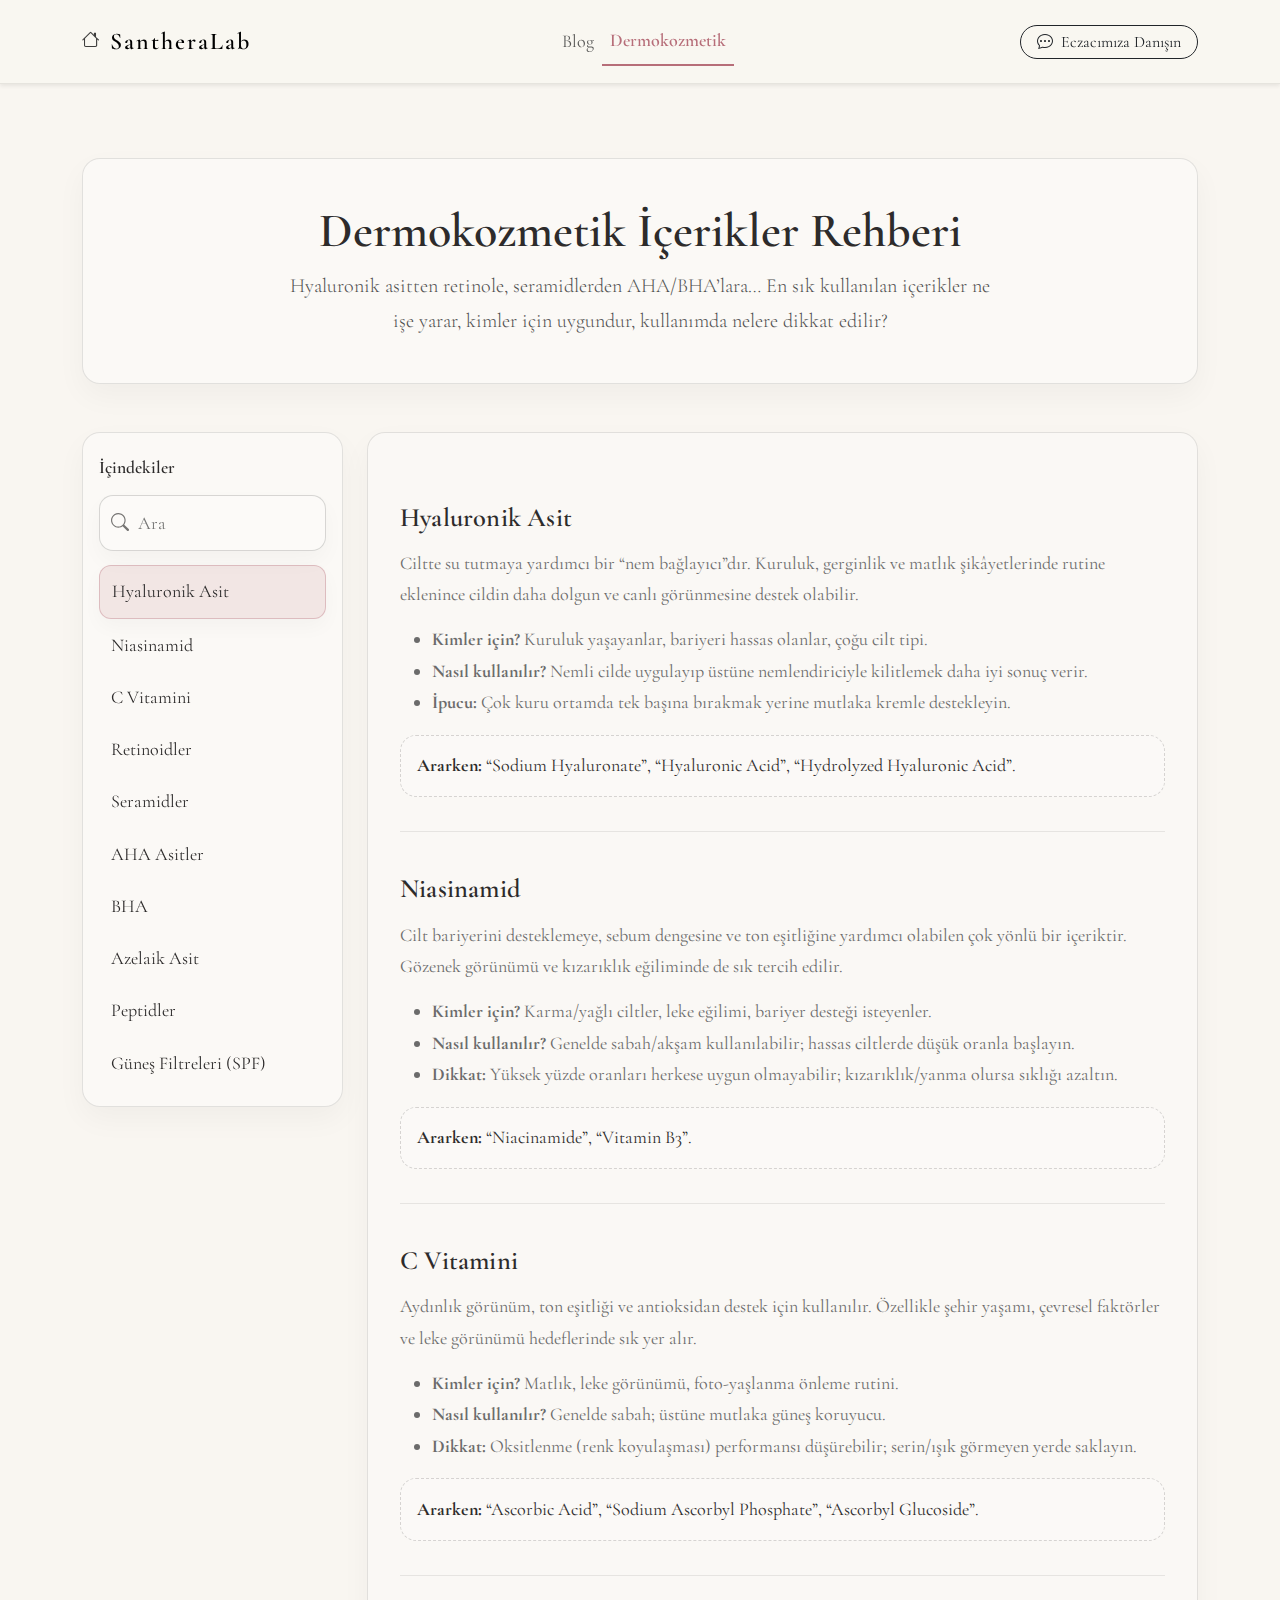
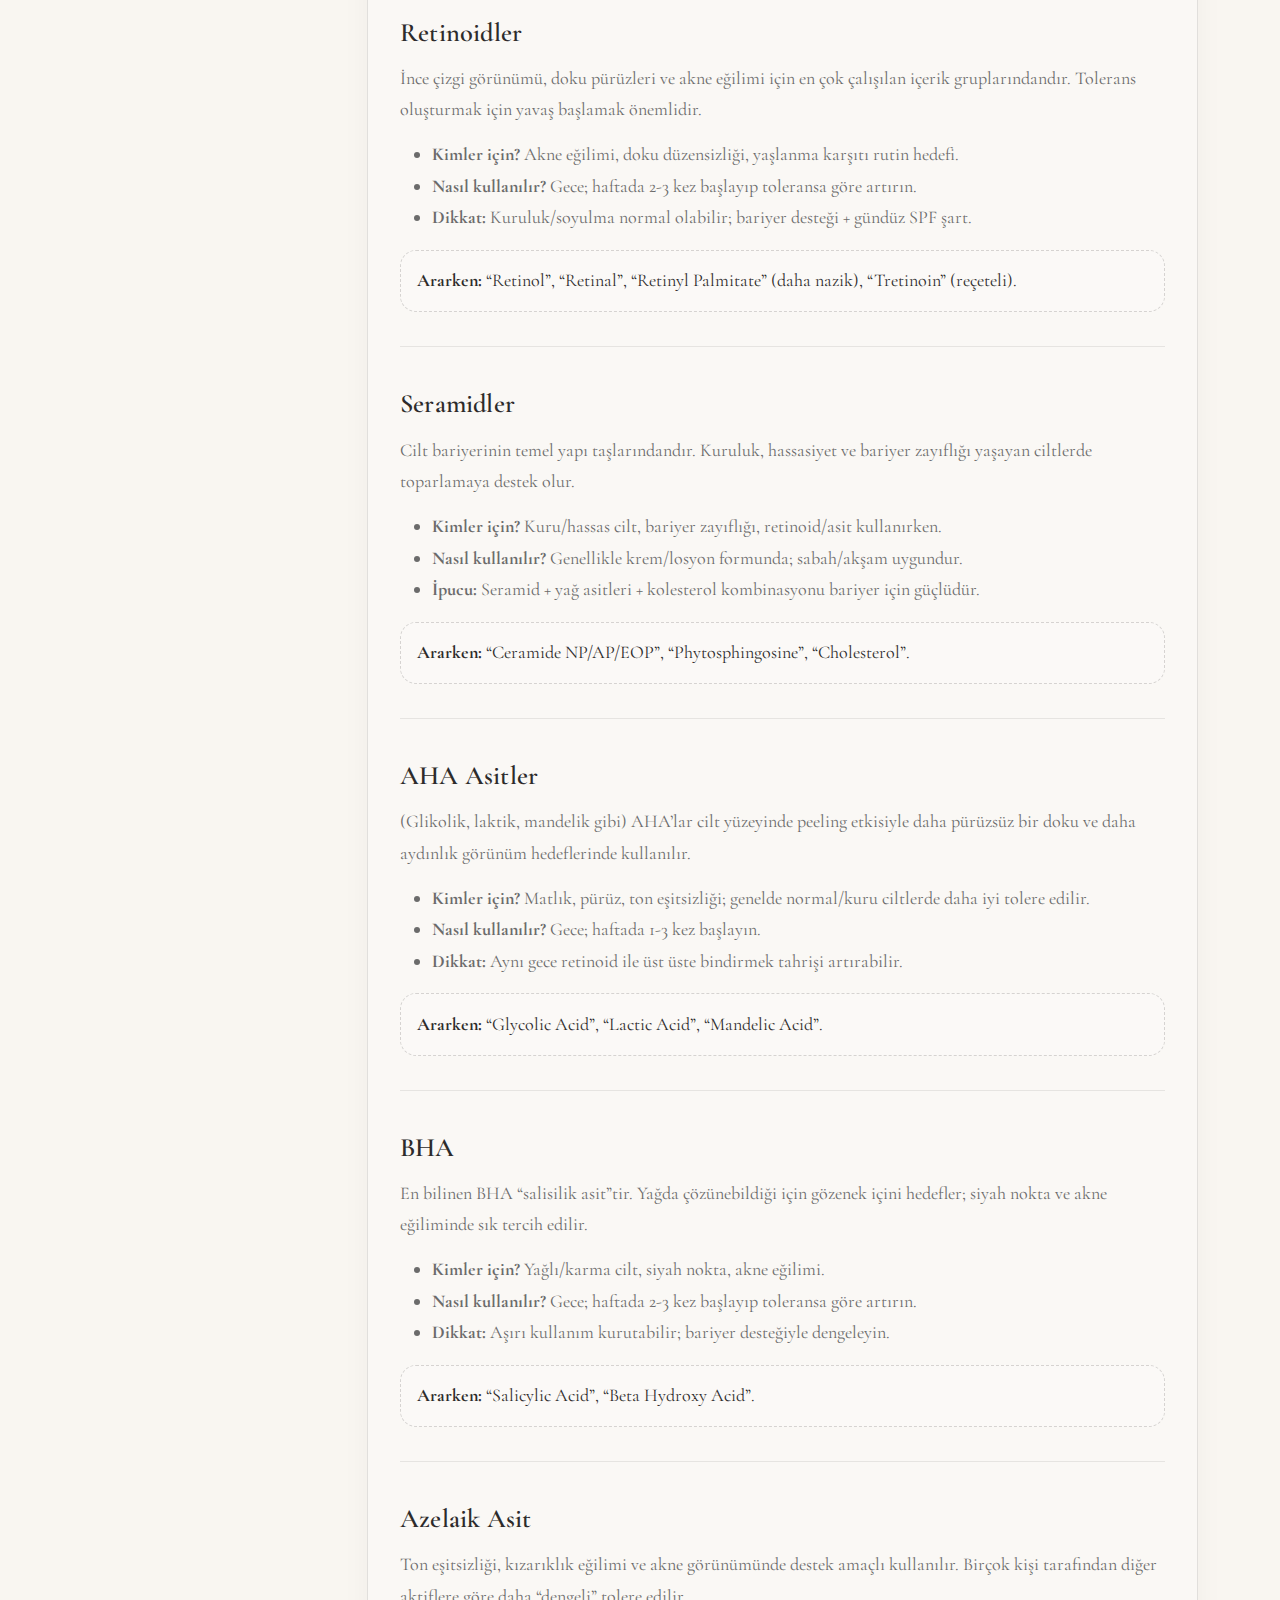
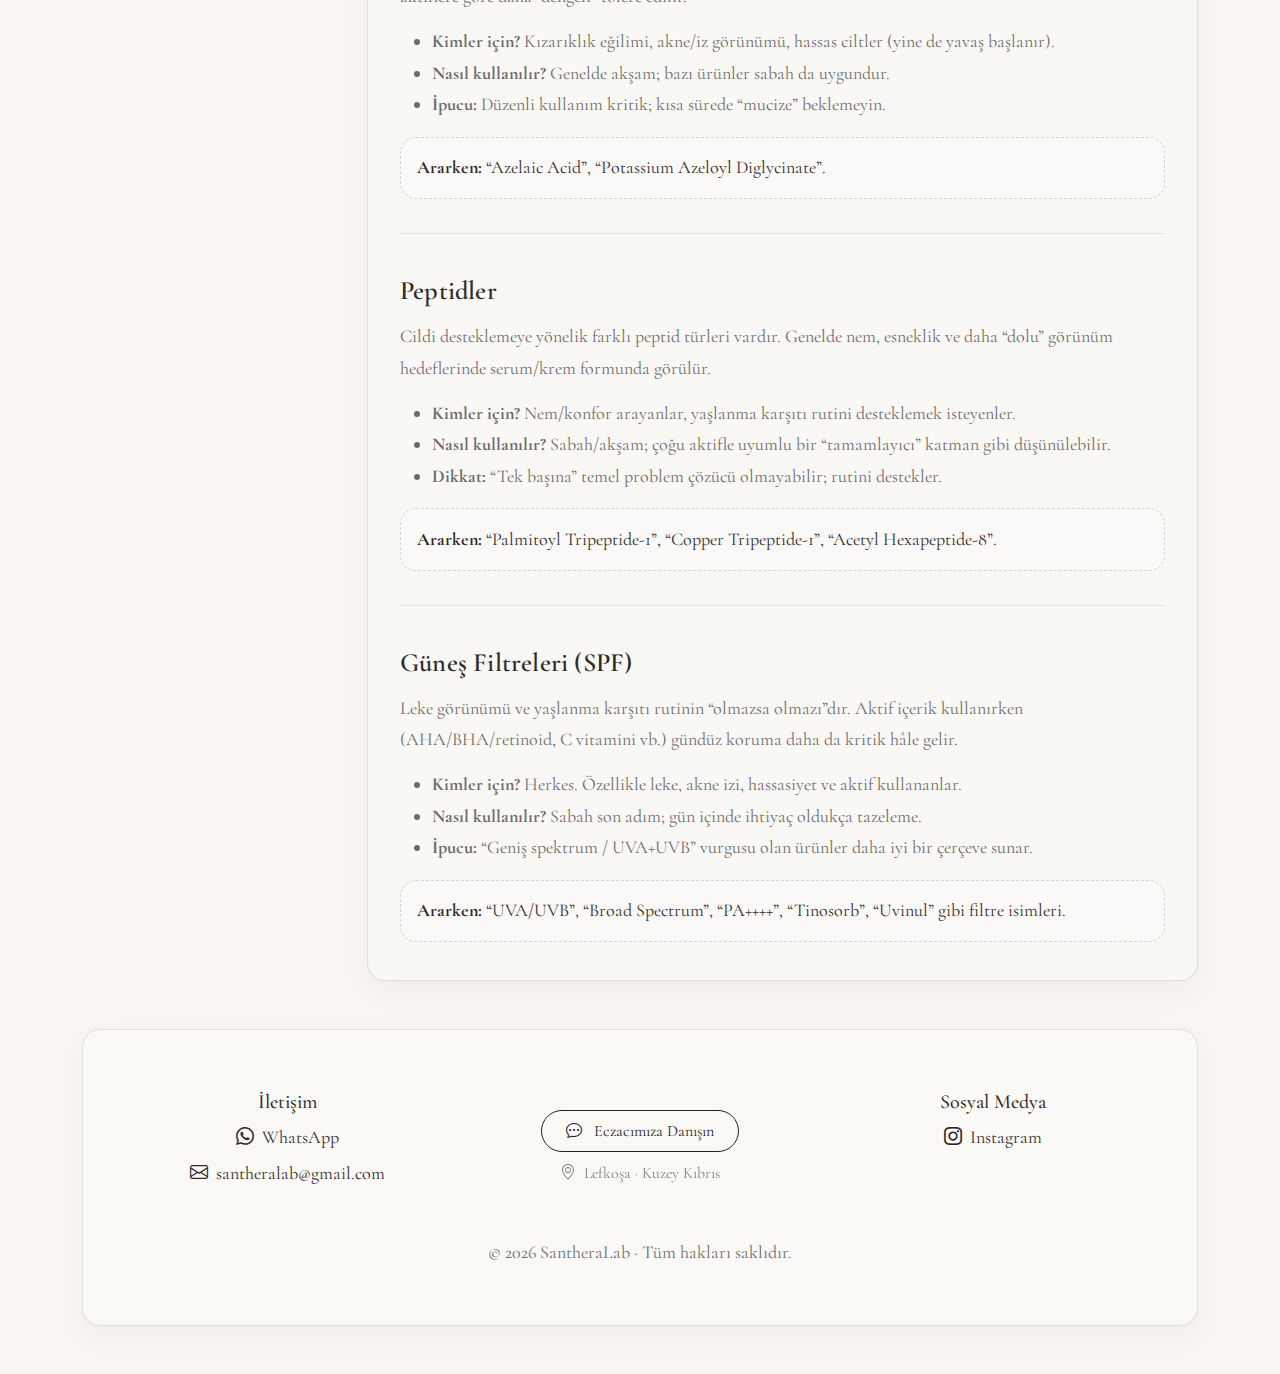
<file: site/dermokozmetik/index.html>
<!DOCTYPE html>
<html lang="tr">

<head>
  <meta charset="UTF-8" />
  <meta name="viewport" content="width=device-width, initial-scale=1" />
  <title>Dermokozmetik İçerikler</title>

  <!-- Bootstrap, Google Font, Bootstrap Icons -->
  <link href="https://cdn.jsdelivr.net/npm/bootstrap@5.3.0/dist/css/bootstrap.min.css" rel="stylesheet" />
  <link href="https://fonts.googleapis.com/css2?family=Cormorant+Garamond:wght@400;600&display=swap"
    rel="stylesheet" />
  <link href="https://cdn.jsdelivr.net/npm/bootstrap-icons/font/bootstrap-icons.css" rel="stylesheet" />

  <style>
    :root {
      --bg: #f9f6f1;
      --text: #2d2b2b;
      --muted: #6b6b6b;
      --border: rgba(45, 43, 43, 0.12);
      --accent: #b76e79;
      --glass: rgba(255, 255, 255, 0.35);
      --shadow: 0 12px 30px rgba(0, 0, 0, 0.04);
      --radius: 18px;
    }

    body {
      background-color: var(--bg);
      font-family: 'Cormorant Garamond', serif;
      color: var(--text);
      font-size: 18px;
      line-height: 1.75;
      scroll-behavior: smooth;
      padding-top: 110px;
    }

    p,
    li {
      color: var(--muted);
    }

    a {
      color: var(--text);
      text-decoration: none;
      transition: opacity 0.2s ease, transform 0.2s ease;
    }

    a:hover {
      opacity: 0.7;
      transform: translateY(-1px);
    }

    /* Navbar */
    .navbar {
      border-bottom: 1px solid rgba(0, 0, 0, 0.08);
      background-color: rgba(249, 246, 241, 0.92);
      backdrop-filter: blur(8px);
      -webkit-backdrop-filter: blur(8px);
      min-height: 84px;
    }

    .navbar-toggler {
      border: 1px solid rgba(45, 43, 43, 0.18);
      border-radius: 14px;
      padding: 0.45rem 0.6rem;
      box-shadow: 0 10px 22px rgba(0, 0, 0, 0.04);
    }

    .navbar-toggler:focus {
      box-shadow: 0 12px 26px rgba(183, 110, 121, 0.10);
      border-color: rgba(183, 110, 121, 0.45);
    }

    .navbar-brand {
      font-weight: 600;
      font-size: 24px;
      letter-spacing: 2px;
    }

    .nav-link {
      font-size: 18px;
      padding-right: 20px;
    }

    .nav-link.active {
      font-weight: 600;
      color: var(--accent) !important;
      border-bottom: 2px solid var(--accent);
    }

    /* Hero */
    .page-hero {
      background: var(--glass);
      border: 1px solid var(--border);
      border-radius: var(--radius);
      box-shadow: var(--shadow);
      padding: 2.25rem 1.5rem;
      position: relative;
    }

    @media (min-width: 992px) {
      .page-hero {
        padding: 2.75rem 2.25rem;
      }
    }

    .page-hero .lead {
      color: #4f4f4f;
      max-width: 70ch;
      margin: 0.25rem auto 0;
    }

    /* Sol menü sticky */
    .sticky-sidebar {
      position: sticky;
      top: 110px;
    }

    @media (max-width: 767.98px) {
      .sticky-sidebar {
        position: static;
        top: auto;
      }
    }

    .toc-card {
      background: var(--glass);
      border: 1px solid var(--border);
      border-radius: var(--radius);
      box-shadow: var(--shadow);
      padding: 1rem;
      transition: transform 0.25s ease, box-shadow 0.25s ease;
    }

    .toc-card:hover {
      transform: translateY(-2px);
      box-shadow: 0 18px 40px rgba(0, 0, 0, 0.06);
    }

    .toc-title {
      font-weight: 600;
      font-size: 1.1rem;
      margin: 0.25rem 0 0.75rem;
    }

    /* Arama */
    .search-wrap {
      position: relative;
      margin-bottom: 0.85rem;
    }

    .search-input {
      width: 100%;
      border: 1px solid rgba(45, 43, 43, 0.18);
      background: rgba(255, 255, 255, 0.22);
      border-radius: 14px;
      padding: 0.7rem 0.95rem 0.7rem 2.35rem;
      outline: none;
      box-shadow: 0 10px 22px rgba(0, 0, 0, 0.03);
    }

    .search-input:focus {
      border-color: rgba(183, 110, 121, 0.55);
      box-shadow: 0 12px 26px rgba(183, 110, 121, 0.08);
    }

    .search-icon {
      position: absolute;
      left: 0.75rem;
      top: 50%;
      transform: translateY(-50%);
      opacity: 0.65;
    }

    .clear-btn {
      position: absolute;
      right: 0.65rem;
      top: 50%;
      transform: translateY(-50%);
      border: none;
      background: transparent;
      padding: 0.25rem;
      opacity: 0.6;
      display: none;
    }

    .clear-btn:hover {
      opacity: 1;
      transform: translateY(-50%) scale(1.03);
    }

    .search-meta {
      font-size: 0.95rem;
      color: #555;
      margin: 0 0 0.6rem;
      display: none;
      line-height: 1.2;
    }

    .search-nav {
      display: none;
      gap: 6px;
      flex: 0 0 auto;
      margin: 0 0 0.6rem;
    }

    .nav-btn {
      width: 40px;
      height: 40px;
      border-radius: 14px;
      border: 1px solid rgba(45, 43, 43, 0.16);
      background: rgba(255, 255, 255, 0.50);
      backdrop-filter: blur(8px);
      -webkit-backdrop-filter: blur(8px);
      box-shadow: 0 10px 22px rgba(0, 0, 0, 0.05);
      display: grid;
      place-items: center;
      transition: transform 0.15s ease, opacity 0.15s ease;
    }

    .nav-btn:disabled {
      opacity: 0.35;
      cursor: not-allowed;
    }

    .nav-btn:hover:not(:disabled) {
      transform: translateY(-1px);
    }

    /* TOC linkleri */
    .list-group-item {
      background: transparent;
      border: none;
      border-radius: 12px !important;
      padding: 0.65rem 0.75rem;
      color: var(--text);
    }

    .list-group-item:hover {
      background: rgba(183, 110, 121, 0.08);
    }

    .list-group-item.active {
      background: rgba(183, 110, 121, 0.14) !important;
      color: var(--text) !important;
      border: 1px solid rgba(183, 110, 121, 0.35) !important;
      box-shadow: 0 8px 20px rgba(0, 0, 0, 0.03);
    }

    /* İçerik kart */
    .content-card {
      background: rgba(255, 255, 255, 0.28);
      border: 1px solid var(--border);
      border-radius: var(--radius);
      box-shadow: var(--shadow);
      padding: 1.25rem;
    }

    @media (min-width: 992px) {
      .content-card {
        padding: 1.75rem 2rem;
      }
    }

    .section {
      padding-top: 42px;
      padding-bottom: 34px;
      border-bottom: 1px solid rgba(0, 0, 0, 0.08);
      scroll-margin-top: 120px;
    }

    .section:last-child {
      border-bottom: none;
      padding-bottom: 10px;
    }

    .section h2 {
      font-weight: 600;
      font-size: 1.65rem;
      margin-bottom: 0.85rem;
      color: var(--text);
      letter-spacing: 0.2px;
    }

    .section p {
      margin-bottom: 0.85rem;
    }

    /* Highlight */
    mark.search-hit {
      background: rgba(183, 110, 121, 0.22);
      color: var(--text);
      padding: 0 0.2em;
      border-radius: 6px;
    }

    mark.search-hit.current-hit {
      background: rgba(183, 110, 121, 0.35);
      outline: 1px solid rgba(183, 110, 121, 0.55);
    }

    /* Footer */
    .footer-card {
      background: var(--glass);
      border: 1px solid var(--border);
      border-radius: var(--radius);
      padding: 3rem 1.5rem;
      box-shadow: var(--shadow);
    }

    @media (min-width: 992px) {
      .footer-card {
        padding: 3.5rem 2.5rem;
      }
    }

    /* Mobil Yukarı çık */
    .to-top {
      position: fixed;
      right: 16px;
      bottom: 16px;
      width: 48px;
      height: 48px;
      border-radius: 16px;
      border: 1px solid rgba(45, 43, 43, 0.16);
      background: rgba(255, 255, 255, 0.65);
      backdrop-filter: blur(8px);
      -webkit-backdrop-filter: blur(8px);
      box-shadow: 0 14px 30px rgba(0, 0, 0, 0.10);
      display: none;
      align-items: center;
      justify-content: center;
      z-index: 9999;
    }

    .to-top i {
      font-size: 1.2rem;
    }

    @media (min-width: 768px) {
      .to-top {
        display: none !important;
      }
    }

    .home-icon {
      font-size: 1.1rem;
      opacity: 0.75;
    }

    .navbar-brand:hover .home-icon {
      opacity: 1;
    }

    /* küçük ipucu kutusu */
    .mini-note {
      border: 1px dashed rgba(45, 43, 43, 0.18);
      background: rgba(255, 255, 255, 0.20);
      border-radius: 16px;
      padding: 0.9rem 1rem;
      margin-top: 0.75rem;
    }

    .mini-note strong {
      color: var(--text);
    }
  </style>
</head>

<body>

  <nav class="navbar navbar-expand-lg fixed-top navbar-light shadow-sm">
    <div class="container d-flex align-items-center">

      <a class="navbar-brand mb-0 d-flex align-items-center gap-2" href="../index.html" aria-label="Anasayfa">
        <i class="bi bi-house home-icon"></i>
        <span>SantheraLab</span>
      </a>

      <button class="navbar-toggler" type="button" data-bs-toggle="collapse" data-bs-target="#navbarNav"
        aria-controls="navbarNav" aria-expanded="false" aria-label="Menü">
        <span class="navbar-toggler-icon"></span>
      </button>

      <div class="collapse navbar-collapse align-items-center" id="navbarNav">

        <ul class="navbar-nav mx-auto align-items-center">
          <li class="nav-item"><a class="nav-link" href="../blog/index.html?cat=dermokozmetik">Blog</a></li>
          <li class="nav-item"><a class="nav-link active" href="index.html">Dermokozmetik</a></li>
        </ul>

        <div class="d-flex align-items-center">
          <a href="https://wa.me/9053XXXXXXXX" target="_blank" class="btn btn-outline-dark rounded-pill px-3 py-1">
            <i class="bi bi-chat-dots me-1"></i>
            Eczacımıza Danışın
          </a>
        </div>

      </div>
    </div>
  </nav>

  <!-- Başlık -->
  <div class="container my-5">
    <div class="page-hero text-center">
      <h1 class="display-5 fw-semibold">Dermokozmetik İçerikler Rehberi</h1>
      <p class="lead mb-0">
        Hyaluronik asitten retinole, seramidlerden AHA/BHA’lara… En sık kullanılan içerikler ne işe yarar, kimler için
        uygundur, kullanımda nelere dikkat edilir?
      </p>
    </div>
  </div>

  <!-- İçerik -->
  <div class="container mb-5">
    <div class="row g-4">

      <!-- İçindekiler + Arama -->
      <div class="col-md-3">
        <div class="toc-card sticky-sidebar">
          <div class="toc-title">İçindekiler</div>

          <div class="search-wrap">
            <i class="bi bi-search search-icon"></i>
            <input id="searchBox" class="search-input" type="search" placeholder="Ara" autocomplete="off" />
            <button id="clearSearch" class="clear-btn" type="button" aria-label="Temizle">
              <i class="bi bi-x-circle"></i>
            </button>
          </div>

          <div class="d-flex align-items-center justify-content-between gap-2">
            <div id="searchMeta" class="search-meta"></div>

            <div id="searchNav" class="search-nav">
              <button id="prevHit" class="nav-btn" type="button" aria-label="Önceki eşleşme">
                <i class="bi bi-chevron-up"></i>
              </button>
              <button id="nextHit" class="nav-btn" type="button" aria-label="Sonraki eşleşme">
                <i class="bi bi-chevron-down"></i>
              </button>
            </div>
          </div>

          <div class="list-group" id="toc">
            <a href="#hyaluronik" class="list-group-item list-group-item-action">Hyaluronik Asit</a>
            <a href="#niasinamid" class="list-group-item list-group-item-action">Niasinamid</a>
            <a href="#vitaminc" class="list-group-item list-group-item-action">C Vitamini</a>
            <a href="#retinoidler" class="list-group-item list-group-item-action">Retinoidler</a>
            <a href="#seramidler" class="list-group-item list-group-item-action">Seramidler</a>
            <a href="#aha" class="list-group-item list-group-item-action">AHA Asitler</a>
            <a href="#bha" class="list-group-item list-group-item-action">BHA</a>
            <a href="#azelaik" class="list-group-item list-group-item-action">Azelaik Asit</a>
            <a href="#peptidler" class="list-group-item list-group-item-action">Peptidler</a>
            <a href="#gunes" class="list-group-item list-group-item-action">Güneş Filtreleri (SPF)</a>
          </div>
        </div>
      </div>

      <!-- Ana içerik -->
      <div class="col-md-9">
        <div class="content-card" id="content">

          <div id="hyaluronik" class="section">
            <h2>Hyaluronik Asit</h2>
            <p>
              Ciltte su tutmaya yardımcı bir “nem bağlayıcı”dır. Kuruluk, gerginlik ve matlık şikâyetlerinde rutine
              eklenince cildin daha dolgun ve canlı görünmesine destek olabilir.
            </p>
            <ul>
              <li><strong>Kimler için?</strong> Kuruluk yaşayanlar, bariyeri hassas olanlar, çoğu cilt tipi.</li>
              <li><strong>Nasıl kullanılır?</strong> Nemli cilde uygulayıp üstüne nemlendiriciyle kilitlemek daha iyi sonuç verir.</li>
              <li><strong>İpucu:</strong> Çok kuru ortamda tek başına bırakmak yerine mutlaka kremle destekleyin.</li>
            </ul>
            <div class="mini-note">
              <strong>Ararken:</strong> “Sodium Hyaluronate”, “Hyaluronic Acid”, “Hydrolyzed Hyaluronic Acid”.
            </div>
          </div>

          <div id="niasinamid" class="section">
            <h2>Niasinamid</h2>
            <p>
              Cilt bariyerini desteklemeye, sebum dengesine ve ton eşitliğine yardımcı olabilen çok yönlü bir içeriktir.
              Gözenek görünümü ve kızarıklık eğiliminde de sık tercih edilir.
            </p>
            <ul>
              <li><strong>Kimler için?</strong> Karma/yağlı ciltler, leke eğilimi, bariyer desteği isteyenler.</li>
              <li><strong>Nasıl kullanılır?</strong> Genelde sabah/akşam kullanılabilir; hassas ciltlerde düşük oranla başlayın.</li>
              <li><strong>Dikkat:</strong> Yüksek yüzde oranları herkese uygun olmayabilir; kızarıklık/yanma olursa sıklığı azaltın.</li>
            </ul>
            <div class="mini-note">
              <strong>Ararken:</strong> “Niacinamide”, “Vitamin B3”.
            </div>
          </div>

          <div id="vitaminc" class="section">
            <h2>C Vitamini</h2>
            <p>
              Aydınlık görünüm, ton eşitliği ve antioksidan destek için kullanılır. Özellikle şehir yaşamı, çevresel
              faktörler ve leke görünümü hedeflerinde sık yer alır.
            </p>
            <ul>
              <li><strong>Kimler için?</strong> Matlık, leke görünümü, foto-yaşlanma önleme rutini.</li>
              <li><strong>Nasıl kullanılır?</strong> Genelde sabah; üstüne mutlaka güneş koruyucu.</li>
              <li><strong>Dikkat:</strong> Oksitlenme (renk koyulaşması) performansı düşürebilir; serin/ışık görmeyen yerde saklayın.</li>
            </ul>
            <div class="mini-note">
              <strong>Ararken:</strong> “Ascorbic Acid”, “Sodium Ascorbyl Phosphate”, “Ascorbyl Glucoside”.
            </div>
          </div>

          <div id="retinoidler" class="section">
            <h2>Retinoidler</h2>
            <p>
              İnce çizgi görünümü, doku pürüzleri ve akne eğilimi için en çok çalışılan içerik gruplarındandır.
              Tolerans oluşturmak için yavaş başlamak önemlidir.
            </p>
            <ul>
              <li><strong>Kimler için?</strong> Akne eğilimi, doku düzensizliği, yaşlanma karşıtı rutin hedefi.</li>
              <li><strong>Nasıl kullanılır?</strong> Gece; haftada 2-3 kez başlayıp toleransa göre artırın.</li>
              <li><strong>Dikkat:</strong> Kuruluk/soyulma normal olabilir; bariyer desteği + gündüz SPF şart.</li>
            </ul>
            <div class="mini-note">
              <strong>Ararken:</strong> “Retinol”, “Retinal”, “Retinyl Palmitate” (daha nazik), “Tretinoin” (reçeteli).
            </div>
          </div>

          <div id="seramidler" class="section">
            <h2>Seramidler</h2>
            <p>
              Cilt bariyerinin temel yapı taşlarındandır. Kuruluk, hassasiyet ve bariyer zayıflığı yaşayan ciltlerde
              toparlamaya destek olur.
            </p>
            <ul>
              <li><strong>Kimler için?</strong> Kuru/hassas cilt, bariyer zayıflığı, retinoid/asit kullanırken.</li>
              <li><strong>Nasıl kullanılır?</strong> Genellikle krem/losyon formunda; sabah/akşam uygundur.</li>
              <li><strong>İpucu:</strong> Seramid + yağ asitleri + kolesterol kombinasyonu bariyer için güçlüdür.</li>
            </ul>
            <div class="mini-note">
              <strong>Ararken:</strong> “Ceramide NP/AP/EOP”, “Phytosphingosine”, “Cholesterol”.
            </div>
          </div>

          <div id="aha" class="section">
            <h2>AHA Asitler</h2>
            <p>
              (Glikolik, laktik, mandelik gibi) AHA’lar cilt yüzeyinde peeling etkisiyle daha pürüzsüz bir doku ve
              daha aydınlık görünüm hedeflerinde kullanılır.
            </p>
            <ul>
              <li><strong>Kimler için?</strong> Matlık, pürüz, ton eşitsizliği; genelde normal/kuru ciltlerde daha iyi tolere edilir.</li>
              <li><strong>Nasıl kullanılır?</strong> Gece; haftada 1-3 kez başlayın.</li>
              <li><strong>Dikkat:</strong> Aynı gece retinoid ile üst üste bindirmek tahrişi artırabilir.</li>
            </ul>
            <div class="mini-note">
              <strong>Ararken:</strong> “Glycolic Acid”, “Lactic Acid”, “Mandelic Acid”.
            </div>
          </div>

          <div id="bha" class="section">
            <h2>BHA</h2>
            <p>
              En bilinen BHA “salisilik asit”tir. Yağda çözünebildiği için gözenek içini hedefler; siyah nokta ve akne
              eğiliminde sık tercih edilir.
            </p>
            <ul>
              <li><strong>Kimler için?</strong> Yağlı/karma cilt, siyah nokta, akne eğilimi.</li>
              <li><strong>Nasıl kullanılır?</strong> Gece; haftada 2-3 kez başlayıp toleransa göre artırın.</li>
              <li><strong>Dikkat:</strong> Aşırı kullanım kurutabilir; bariyer desteğiyle dengeleyin.</li>
            </ul>
            <div class="mini-note">
              <strong>Ararken:</strong> “Salicylic Acid”, “Beta Hydroxy Acid”.
            </div>
          </div>

          <div id="azelaik" class="section">
            <h2>Azelaik Asit</h2>
            <p>
              Ton eşitsizliği, kızarıklık eğilimi ve akne görünümünde destek amaçlı kullanılır. Birçok kişi tarafından
              diğer aktiflere göre daha “dengeli” tolere edilir.
            </p>
            <ul>
              <li><strong>Kimler için?</strong> Kızarıklık eğilimi, akne/iz görünümü, hassas ciltler (yine de yavaş başlanır).</li>
              <li><strong>Nasıl kullanılır?</strong> Genelde akşam; bazı ürünler sabah da uygundur.</li>
              <li><strong>İpucu:</strong> Düzenli kullanım kritik; kısa sürede “mucize” beklemeyin.</li>
            </ul>
            <div class="mini-note">
              <strong>Ararken:</strong> “Azelaic Acid”, “Potassium Azeloyl Diglycinate”.
            </div>
          </div>

          <div id="peptidler" class="section">
            <h2>Peptidler</h2>
            <p>
              Cildi desteklemeye yönelik farklı peptid türleri vardır. Genelde nem, esneklik ve daha “dolu” görünüm
              hedeflerinde serum/krem formunda görülür.
            </p>
            <ul>
              <li><strong>Kimler için?</strong> Nem/konfor arayanlar, yaşlanma karşıtı rutini desteklemek isteyenler.</li>
              <li><strong>Nasıl kullanılır?</strong> Sabah/akşam; çoğu aktifle uyumlu bir “tamamlayıcı” katman gibi düşünülebilir.</li>
              <li><strong>Dikkat:</strong> “Tek başına” temel problem çözücü olmayabilir; rutini destekler.</li>
            </ul>
            <div class="mini-note">
              <strong>Ararken:</strong> “Palmitoyl Tripeptide-1”, “Copper Tripeptide-1”, “Acetyl Hexapeptide-8”.
            </div>
          </div>

          <div id="gunes" class="section">
            <h2>Güneş Filtreleri (SPF)</h2>
            <p>
              Leke görünümü ve yaşlanma karşıtı rutinin “olmazsa olmazı”dır. Aktif içerik kullanırken (AHA/BHA/retinoid,
              C vitamini vb.) gündüz koruma daha da kritik hâle gelir.
            </p>
            <ul>
              <li><strong>Kimler için?</strong> Herkes. Özellikle leke, akne izi, hassasiyet ve aktif kullananlar.</li>
              <li><strong>Nasıl kullanılır?</strong> Sabah son adım; gün içinde ihtiyaç oldukça tazeleme.</li>
              <li><strong>İpucu:</strong> “Geniş spektrum / UVA+UVB” vurgusu olan ürünler daha iyi bir çerçeve sunar.</li>
            </ul>
            <div class="mini-note">
              <strong>Ararken:</strong> “UVA/UVB”, “Broad Spectrum”, “PA++++”, “Tinosorb”, “Uvinul” gibi filtre isimleri.
            </div>
          </div>

        </div>
      </div>

    </div>
  </div>

  <!-- FOOTER -->
  <footer class="container mb-5">
    <div class="footer-card text-center">

      <div class="row justify-content-center align-items-start">

        <div class="col-md-4 mb-4 pt-1">
          <h5 class="mb-2">İletişim</h5>
          <a href="https://wa.me/9053XXXXXXXX" target="_blank">
            <i class="bi bi-whatsapp me-1"></i> WhatsApp
          </a>
          <div class="mt-1">
            <a href="mailto:santheralab@gmail.com">
              <i class="bi bi-envelope me-1"></i> santheralab@gmail.com
            </a>
          </div>
        </div>

        <div class="col-md-4 mb-4 d-flex flex-column align-items-center pt-4">
          <a href="https://wa.me/9053XXXXXXXX" target="_blank" class="btn btn-outline-dark px-4 py-2 rounded-pill mb-2">
            <i class="bi bi-chat-dots me-2"></i>
            Eczacımıza Danışın
          </a>

          <div class="small text-muted opacity-75">
            <i class="bi bi-geo-alt me-1"></i>
            Lefkoşa · Kuzey Kıbrıs
          </div>
        </div>

        <div class="col-md-4 mb-4 pt-1">
          <h5 class="mb-2">Sosyal Medya</h5>
          <a href="https://www.instagram.com/eczserife" target="_blank">
            <i class="bi bi-instagram me-1"></i> Instagram
          </a>
        </div>

      </div>

      <p class="mt-4 mb-0">
        &copy; 2026 SantheraLab · Tüm hakları saklıdır.
      </p>

    </div>
  </footer>

  <!-- Mobil Yukarı Çık -->
  <button id="toTop" class="to-top" type="button" aria-label="Yukarı çık">
    <i class="bi bi-arrow-up"></i>
  </button>

  <!-- Bootstrap JS -->
  <script src="https://cdn.jsdelivr.net/npm/bootstrap@5.3.0/dist/js/bootstrap.bundle.min.js"></script>

  <script>
    // ===== İçindekiler aktif bölüm =====
    const tocLinks = Array.from(document.querySelectorAll('#toc a'))
      .filter(a => a.getAttribute('href') && a.getAttribute('href').startsWith('#'));

    const sections = tocLinks
      .map(a => document.querySelector(a.getAttribute('href')))
      .filter(Boolean);

    const setActive = (id) => {
      tocLinks.forEach(a => a.classList.toggle('active', a.getAttribute('href') === '#' + id));
    };

    const observer = new IntersectionObserver((entries) => {
      const visible = entries
        .filter(e => e.isIntersecting)
        .sort((a, b) => b.intersectionRatio - a.intersectionRatio)[0];

      if (visible) setActive(visible.target.id);
    }, {
      root: null,
      rootMargin: '-35% 0px -55% 0px',
      threshold: [0.1, 0.2, 0.3, 0.4, 0.5, 0.6]
    });

    sections.forEach(sec => observer.observe(sec));
    if (sections[0]) setActive(sections[0].id);

    // ===== Arama: TOC filtre + içerik highlight + ileri/geri =====
    const searchBox = document.getElementById('searchBox');
    const clearBtn = document.getElementById('clearSearch');
    const meta = document.getElementById('searchMeta');
    const content = document.getElementById('content');

    const searchNav = document.getElementById('searchNav');
    const prevHitBtn = document.getElementById('prevHit');
    const nextHitBtn = document.getElementById('nextHit');

    let hits = [];
    let currentHitIndex = -1;

    function escapeRegExp(str) {
      return str.replace(/[.*+?^${}()|[\]\\]/g, '\\$&');
    }

    function unwrapMarks(root) {
      root.querySelectorAll('mark.search-hit').forEach(mark => {
        const text = document.createTextNode(mark.textContent);
        mark.replaceWith(text);
      });
      root.normalize();
    }

    function highlightText(root, query) {
      if (!query) return 0;
      const re = new RegExp(escapeRegExp(query), 'gi');
      let count = 0;

      const walker = document.createTreeWalker(root, NodeFilter.SHOW_TEXT, {
        acceptNode(node) {
          if (!node.nodeValue || !node.nodeValue.trim()) return NodeFilter.FILTER_REJECT;
          const parent = node.parentElement;
          if (!parent) return NodeFilter.FILTER_REJECT;
          if (parent.closest('script, style, mark')) return NodeFilter.FILTER_REJECT;
          return re.test(node.nodeValue) ? NodeFilter.FILTER_ACCEPT : NodeFilter.FILTER_REJECT;
        }
      });

      const nodes = [];
      while (walker.nextNode()) nodes.push(walker.currentNode);

      nodes.forEach(textNode => {
        const frag = document.createDocumentFragment();
        const text = textNode.nodeValue;
        let lastIndex = 0;

        text.replace(re, (match, offset) => {
          if (offset > lastIndex) frag.appendChild(document.createTextNode(text.slice(lastIndex, offset)));
          const mark = document.createElement('mark');
          mark.className = 'search-hit';
          mark.textContent = match;
          frag.appendChild(mark);
          lastIndex = offset + match.length;
          count++;
          return match;
        });

        if (lastIndex < text.length) frag.appendChild(document.createTextNode(text.slice(lastIndex)));
        textNode.replaceWith(frag);
      });

      return count;
    }

    function filterToc(query) {
      const q = query.toLowerCase().trim();
      tocLinks.forEach(a => {
        const show = !q || a.textContent.toLowerCase().includes(q);
        a.style.display = show ? '' : 'none';
      });
    }

    function collectHits() {
      hits = Array.from(content.querySelectorAll('mark.search-hit'));
      currentHitIndex = hits.length ? 0 : -1;
    }

    function setCurrentHit(index) {
      if (!hits.length) return;

      hits.forEach(m => m.classList.remove('current-hit'));

      currentHitIndex = (index + hits.length) % hits.length;

      const el = hits[currentHitIndex];
      el.classList.add('current-hit');

      const y = el.getBoundingClientRect().top + window.scrollY - 140;
      window.scrollTo({ top: y, behavior: 'smooth' });

      prevHitBtn.disabled = hits.length <= 1;
      nextHitBtn.disabled = hits.length <= 1;
    }

    function updateNavUI() {
      const q = searchBox.value.trim();
      const has = q && hits.length;

      searchNav.style.display = has ? 'flex' : 'none';
      prevHitBtn.disabled = hits.length <= 1;
      nextHitBtn.disabled = hits.length <= 1;
    }

    function updateSearch() {
      const q = searchBox.value.trim();

      clearBtn.style.display = q ? 'block' : 'none';

      filterToc(q);

      unwrapMarks(content);
      const hitCount = q ? highlightText(content, q) : 0;

      collectHits();
      updateNavUI();

      if (q) {
        meta.style.display = 'block';
        meta.textContent = `${hitCount} eşleşme `;
        if (hits.length) setCurrentHit(0);
      } else {
        meta.style.display = 'none';
        meta.textContent = '';
      }
    }

    searchBox.addEventListener('input', updateSearch);

    searchBox.addEventListener('keydown', (e) => {
      if (e.key === 'Enter' && hits.length) {
        e.preventDefault();
        setCurrentHit(currentHitIndex + (e.shiftKey ? -1 : 1));
      }
    });

    clearBtn.addEventListener('click', () => {
      searchBox.value = '';
      updateSearch();
      searchBox.focus();
    });

    prevHitBtn.addEventListener('click', () => {
      if (hits.length) setCurrentHit(currentHitIndex - 1);
    });

    nextHitBtn.addEventListener('click', () => {
      if (hits.length) setCurrentHit(currentHitIndex + 1);
    });

    // ===== Mobil "Yukarı çık" =====
    const toTop = document.getElementById('toTop');

    function toggleToTop() {
      const isMobile = window.matchMedia('(max-width: 767.98px)').matches;
      const show = isMobile && window.scrollY > 500;
      toTop.style.display = show ? 'flex' : 'none';
    }

    window.addEventListener('scroll', toggleToTop, { passive: true });
    window.addEventListener('resize', toggleToTop);
    toggleToTop();

    toTop.addEventListener('click', () => {
      window.scrollTo({ top: 0, behavior: 'smooth' });
    });
  </script>

</body>

</html>
</file>
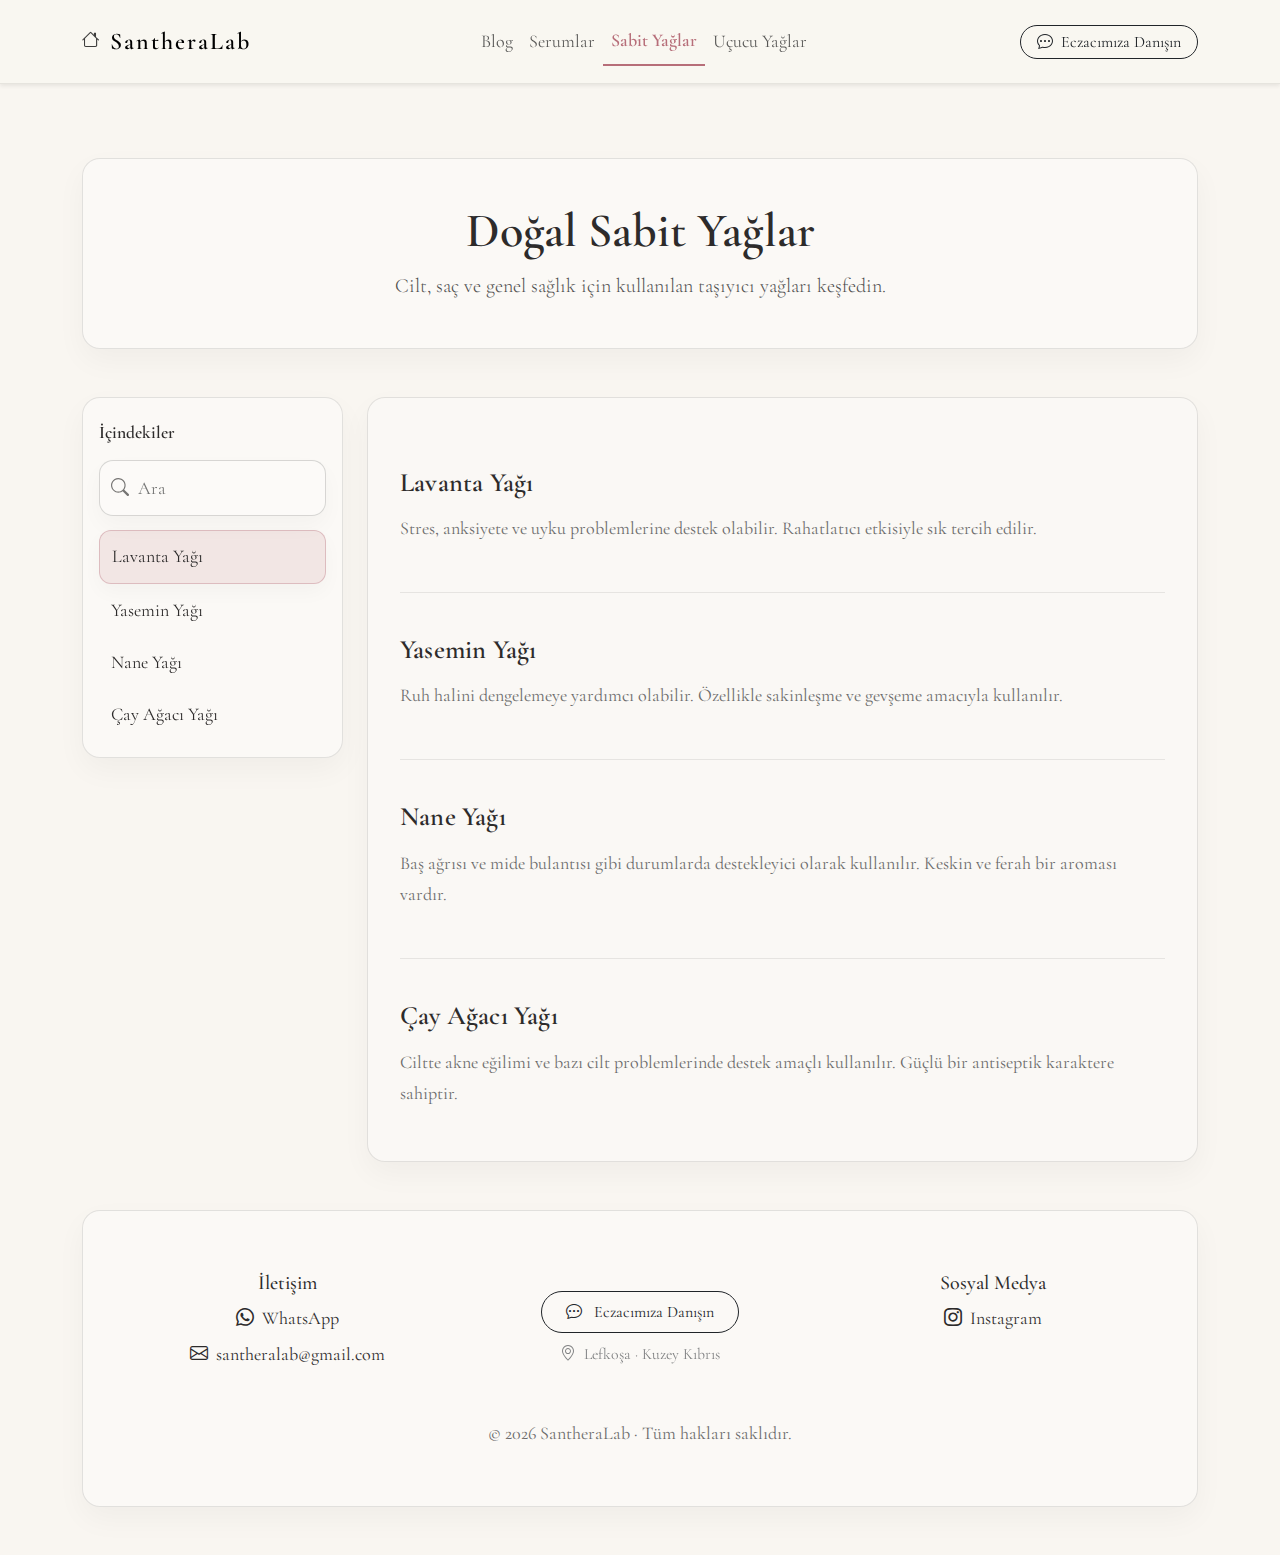
<file: site/aromaterapi/sabit-yaglar/index.html>
<!DOCTYPE html>
<html lang="tr">

<head>
    <meta charset="UTF-8" />
    <meta name="viewport" content="width=device-width, initial-scale=1" />
    <title>Sabit Yağlar</title>

    <!-- Bootstrap, Google Font, Bootstrap Icons -->
    <link href="https://cdn.jsdelivr.net/npm/bootstrap@5.3.0/dist/css/bootstrap.min.css" rel="stylesheet" />
    <link href="https://fonts.googleapis.com/css2?family=Cormorant+Garamond:wght@400;600&display=swap"
        rel="stylesheet" />
    <link href="https://cdn.jsdelivr.net/npm/bootstrap-icons/font/bootstrap-icons.css" rel="stylesheet" />

    <style>
        :root {
            --bg: #f9f6f1;
            --text: #2d2b2b;
            --muted: #6b6b6b;
            --border: rgba(45, 43, 43, 0.12);
            --accent: #b76e79;
            --glass: rgba(255, 255, 255, 0.35);
            --shadow: 0 12px 30px rgba(0, 0, 0, 0.04);
            --radius: 18px;
        }

        body {
            background-color: var(--bg);
            font-family: 'Cormorant Garamond', serif;
            color: var(--text);
            font-size: 18px;
            line-height: 1.75;
            scroll-behavior: smooth;
            padding-top: 110px;
        }

        p,
        li {
            color: var(--muted);
        }

        a {
            color: var(--text);
            text-decoration: none;
            transition: opacity 0.2s ease, transform 0.2s ease;
        }

        a:hover {
            opacity: 0.7;
            transform: translateY(-1px);
        }

        /* Navbar */
        .navbar {
            border-bottom: 1px solid rgba(0, 0, 0, 0.08);
            background-color: rgba(249, 246, 241, 0.92);
            backdrop-filter: blur(8px);
            -webkit-backdrop-filter: blur(8px);
            min-height: 84px;
        }

        .navbar-toggler {
            border: 1px solid rgba(45, 43, 43, 0.18);
            border-radius: 14px;
            padding: 0.45rem 0.6rem;
            box-shadow: 0 10px 22px rgba(0, 0, 0, 0.04);
        }

        .navbar-toggler:focus {
            box-shadow: 0 12px 26px rgba(183, 110, 121, 0.10);
            border-color: rgba(183, 110, 121, 0.45);
        }

        .navbar-brand {
            font-weight: 600;
            font-size: 24px;
            letter-spacing: 2px;
        }

        .nav-link {
            font-size: 18px;
            padding-right: 20px;
        }

        .nav-link.active {
            font-weight: 600;
            color: var(--accent) !important;
            border-bottom: 2px solid var(--accent);
        }

        /* Hero */
        .page-hero {
            background: var(--glass);
            border: 1px solid var(--border);
            border-radius: var(--radius);
            box-shadow: var(--shadow);
            padding: 2.25rem 1.5rem;
            position: relative;
        }

        @media (min-width: 992px) {
            .page-hero {
                padding: 2.75rem 2.25rem;
            }
        }

        .page-hero .lead {
            color: #4f4f4f;
            max-width: 62ch;
            margin: 0.25rem auto 0;
        }

        /* Sol menü sticky */
        .sticky-sidebar {
            position: sticky;
            top: 110px;
        }

        @media (max-width: 767.98px) {
            .sticky-sidebar {
                position: static;
                top: auto;
            }
        }

        .toc-card {
            background: var(--glass);
            border: 1px solid var(--border);
            border-radius: var(--radius);
            box-shadow: var(--shadow);
            padding: 1rem;
            transition: transform 0.25s ease, box-shadow 0.25s ease;
        }

        .toc-card:hover {
            transform: translateY(-2px);
            box-shadow: 0 18px 40px rgba(0, 0, 0, 0.06);
        }

        .toc-title {
            font-weight: 600;
            font-size: 1.1rem;
            margin: 0.25rem 0 0.75rem;
        }

        /* Arama */
        .search-wrap {
            position: relative;
            margin-bottom: 0.85rem;
        }

        .search-input {
            width: 100%;
            border: 1px solid rgba(45, 43, 43, 0.18);
            background: rgba(255, 255, 255, 0.22);
            border-radius: 14px;
            padding: 0.7rem 0.95rem 0.7rem 2.35rem;
            outline: none;
            box-shadow: 0 10px 22px rgba(0, 0, 0, 0.03);
        }

        .search-input:focus {
            border-color: rgba(183, 110, 121, 0.55);
            box-shadow: 0 12px 26px rgba(183, 110, 121, 0.08);
        }

        .search-icon {
            position: absolute;
            left: 0.75rem;
            top: 50%;
            transform: translateY(-50%);
            opacity: 0.65;
        }

        .clear-btn {
            position: absolute;
            right: 0.65rem;
            top: 50%;
            transform: translateY(-50%);
            border: none;
            background: transparent;
            padding: 0.25rem;
            opacity: 0.6;
            display: none;
        }

        .clear-btn:hover {
            opacity: 1;
            transform: translateY(-50%) scale(1.03);
        }

        .search-meta {
            font-size: 0.95rem;
            color: #555;
            margin: 0 0 0.6rem;
            display: none;
            line-height: 1.2;
        }

        .search-nav {
            display: none;
            gap: 6px;
            flex: 0 0 auto;
            margin: 0 0 0.6rem;
        }

        .nav-btn {
            width: 40px;
            height: 40px;
            border-radius: 14px;
            border: 1px solid rgba(45, 43, 43, 0.16);
            background: rgba(255, 255, 255, 0.50);
            backdrop-filter: blur(8px);
            -webkit-backdrop-filter: blur(8px);
            box-shadow: 0 10px 22px rgba(0, 0, 0, 0.05);
            display: grid;
            place-items: center;
            transition: transform 0.15s ease, opacity 0.15s ease;
        }

        .nav-btn:disabled {
            opacity: 0.35;
            cursor: not-allowed;
        }

        .nav-btn:hover:not(:disabled) {
            transform: translateY(-1px);
        }

        /* TOC linkleri */
        .list-group-item {
            background: transparent;
            border: none;
            border-radius: 12px !important;
            padding: 0.65rem 0.75rem;
            color: var(--text);
        }

        .list-group-item:hover {
            background: rgba(183, 110, 121, 0.08);
        }

        .list-group-item.active {
            background: rgba(183, 110, 121, 0.14) !important;
            color: var(--text) !important;
            border: 1px solid rgba(183, 110, 121, 0.35) !important;
            box-shadow: 0 8px 20px rgba(0, 0, 0, 0.03);
        }

        .list-group-item.is-cta {
            color: #1f7a4c;
        }

        /* İçerik kart */
        .content-card {
            background: rgba(255, 255, 255, 0.28);
            border: 1px solid var(--border);
            border-radius: var(--radius);
            box-shadow: var(--shadow);
            padding: 1.25rem;
        }

        @media (min-width: 992px) {
            .content-card {
                padding: 1.75rem 2rem;
            }
        }

        .section {
            padding-top: 42px;
            padding-bottom: 34px;
            border-bottom: 1px solid rgba(0, 0, 0, 0.08);
            scroll-margin-top: 120px;
        }

        .section:last-child {
            border-bottom: none;
            padding-bottom: 10px;
        }

        .section h2 {
            font-weight: 600;
            font-size: 1.65rem;
            margin-bottom: 0.85rem;
            color: var(--text);
            letter-spacing: 0.2px;
        }

        .section p {
            margin-bottom: 0.85rem;
        }

        /* Highlight */
        mark.search-hit {
            background: rgba(183, 110, 121, 0.22);
            color: var(--text);
            padding: 0 0.2em;
            border-radius: 6px;
        }

        mark.search-hit.current-hit {
            background: rgba(183, 110, 121, 0.35);
            outline: 1px solid rgba(183, 110, 121, 0.55);
        }

        /* WhatsApp butonu */
        .btn-whatsapp {
            background-color: #25d366;
            border: none;
            color: #0b3b22;
        }

        .btn-whatsapp:hover {
            background-color: #1ebd5a;
        }

        /* Footer */
        .footer-card {
            background: var(--glass);
            border: 1px solid var(--border);
            border-radius: var(--radius);
            padding: 3rem 1.5rem;
            box-shadow: var(--shadow);
        }

        @media (min-width: 992px) {
            .footer-card {
                padding: 3.5rem 2.5rem;
            }
        }

        /* Mobil Yukarı çık */
        .to-top {
            position: fixed;
            right: 16px;
            bottom: 16px;
            width: 48px;
            height: 48px;
            border-radius: 16px;
            border: 1px solid rgba(45, 43, 43, 0.16);
            background: rgba(255, 255, 255, 0.65);
            backdrop-filter: blur(8px);
            -webkit-backdrop-filter: blur(8px);
            box-shadow: 0 14px 30px rgba(0, 0, 0, 0.10);
            display: none;
            align-items: center;
            justify-content: center;
            z-index: 9999;
        }

        .to-top i {
            font-size: 1.2rem;
        }

        @media (min-width: 768px) {
            .to-top {
                display: none !important;
            }
        }

        .home-icon {
            font-size: 1.1rem;
            opacity: 0.75;
        }

        .navbar-brand:hover .home-icon {
            opacity: 1;
        }
    </style>
</head>

<body>

    <!-- Navbar -->
    <nav class="navbar navbar-expand-lg fixed-top navbar-light shadow-sm">
        <div class="container d-flex align-items-center">

            <a class="navbar-brand mb-0 d-flex align-items-center gap-2" href="../../index.html" aria-label="Anasayfa">
                <i class="bi bi-house home-icon"></i>
                <span>SantheraLab</span>
            </a>


            <button class="navbar-toggler" type="button" data-bs-toggle="collapse" data-bs-target="#navbarNav"
                aria-controls="navbarNav" aria-expanded="false" aria-label="Menü">
                <span class="navbar-toggler-icon"></span>
            </button>

            <div class="collapse navbar-collapse align-items-center" id="navbarNav">

                <ul class="navbar-nav mx-auto align-items-center">
                    <li class="nav-item"><a class="nav-link" href="../../blog/index.html?cat=aromaterapi">Blog</a></li>
                    <li class="nav-item"><a class="nav-link" href="../serumlar/index.html">Serumlar</a></li>
                    <li class="nav-item"><a class="nav-link active" href="index.html">Sabit Yağlar</a></li>
                    <li class="nav-item"><a class="nav-link" href="../ucucu-yaglar/index.html">Uçucu Yağlar</a></li>

                </ul>

                <div class="d-flex align-items-center">
                    <a href="https://wa.me/9053XXXXXXXX" target="_blank"
                        class="btn btn-outline-dark rounded-pill px-3 py-1">
                        <i class="bi bi-chat-dots me-1"></i>
                        Eczacımıza Danışın
                    </a>
                </div>

            </div>
        </div>
    </nav>

    <!-- Başlık -->
    <div class="container my-5">
        <div class="page-hero text-center">
            <h1 class="display-5 fw-semibold">Doğal Sabit Yağlar</h1>
            <p class="lead mb-0">Cilt, saç ve genel sağlık için kullanılan taşıyıcı yağları keşfedin.</p>
        </div>
    </div>

    <!-- İçerik -->
    <div class="container mb-5">
        <div class="row g-4">

            <!-- İçindekiler + Arama -->
            <div class="col-md-3">
                <div class="toc-card sticky-sidebar">
                    <div class="toc-title">İçindekiler</div>

                    <div class="search-wrap">
                        <i class="bi bi-search search-icon"></i>
                        <input id="searchBox" class="search-input" type="search" placeholder="Ara" autocomplete="off" />
                        <button id="clearSearch" class="clear-btn" type="button" aria-label="Temizle">
                            <i class="bi bi-x-circle"></i>
                        </button>
                    </div>

                    <div class="d-flex align-items-center justify-content-between gap-2">
                        <div id="searchMeta" class="search-meta"></div>

                        <div id="searchNav" class="search-nav">
                            <button id="prevHit" class="nav-btn" type="button" aria-label="Önceki eşleşme">
                                <i class="bi bi-chevron-up"></i>
                            </button>
                            <button id="nextHit" class="nav-btn" type="button" aria-label="Sonraki eşleşme">
                                <i class="bi bi-chevron-down"></i>
                            </button>
                        </div>
                    </div>

                    <div class="list-group" id="toc">
                        <a href="#lavanta" class="list-group-item list-group-item-action">Lavanta Yağı</a>
                        <a href="#yasemin" class="list-group-item list-group-item-action">Yasemin Yağı</a>
                        <a href="#nane" class="list-group-item list-group-item-action">Nane Yağı</a>
                        <a href="#cayagaci" class="list-group-item list-group-item-action">Çay Ağacı Yağı</a>
                    </div>
                </div>
            </div>

            <!-- Ana içerik -->
            <div class="col-md-9">
                <div class="content-card" id="content">

                    <div id="lavanta" class="section">
                        <h2>Lavanta Yağı</h2>
                        <p>Stres, anksiyete ve uyku problemlerine destek olabilir. Rahatlatıcı etkisiyle sık tercih
                            edilir.</p>
                    </div>

                    <div id="yasemin" class="section">
                        <h2>Yasemin Yağı</h2>
                        <p>Ruh halini dengelemeye yardımcı olabilir. Özellikle sakinleşme ve gevşeme amacıyla
                            kullanılır.</p>
                    </div>

                    <div id="nane" class="section">
                        <h2>Nane Yağı</h2>
                        <p>Baş ağrısı ve mide bulantısı gibi durumlarda destekleyici olarak kullanılır. Keskin ve ferah
                            bir aroması
                            vardır.</p>
                    </div>

                    <div id="cayagaci" class="section">
                        <h2>Çay Ağacı Yağı</h2>
                        <p>Ciltte akne eğilimi ve bazı cilt problemlerinde destek amaçlı kullanılır. Güçlü bir
                            antiseptik karaktere
                            sahiptir.</p>
                    </div>

                </div>
            </div>

        </div>
    </div>

    <!-- FOOTER -->
    <footer class="container mb-5">
        <div class="footer-card text-center">

            <div class="row justify-content-center align-items-start">

                <div class="col-md-4 mb-4 pt-1">
                    <h5 class="mb-2">İletişim</h5>
                    <a href="https://wa.me/9053XXXXXXXX" target="_blank">
                        <i class="bi bi-whatsapp me-1"></i> WhatsApp
                    </a>
                    <div class="mt-1">
                        <a href="mailto:santheralab@gmail.com">
                            <i class="bi bi-envelope me-1"></i> santheralab@gmail.com
                        </a>
                    </div>
                </div>

                <div class="col-md-4 mb-4 d-flex flex-column align-items-center pt-4">
                    <a href="https://wa.me/9053XXXXXXXX" target="_blank"
                        class="btn btn-outline-dark px-4 py-2 rounded-pill mb-2">
                        <i class="bi bi-chat-dots me-2"></i>
                        Eczacımıza Danışın
                    </a>

                    <div class="small text-muted opacity-75">
                        <i class="bi bi-geo-alt me-1"></i>
                        Lefkoşa · Kuzey Kıbrıs
                    </div>
                </div>

                <div class="col-md-4 mb-4 pt-1">
                    <h5 class="mb-2">Sosyal Medya</h5>
                    <a href="https://www.instagram.com/eczserife" target="_blank">
                        <i class="bi bi-instagram me-1"></i> Instagram
                    </a>
                </div>

            </div>

            <p class="mt-4 mb-0">
                &copy; 2026 SantheraLab · Tüm hakları saklıdır.
            </p>

        </div>
    </footer>

    <!-- Mobil Yukarı Çık -->
    <button id="toTop" class="to-top" type="button" aria-label="Yukarı çık">
        <i class="bi bi-arrow-up"></i>
    </button>

    <!-- Bootstrap JS -->
    <script src="https://cdn.jsdelivr.net/npm/bootstrap@5.3.0/dist/js/bootstrap.bundle.min.js"></script>

    <script>
        // ===== İçindekiler aktif bölüm =====
        const tocLinks = Array.from(document.querySelectorAll('#toc a'))
            .filter(a => a.getAttribute('href') && a.getAttribute('href').startsWith('#'));

        const sections = tocLinks
            .map(a => document.querySelector(a.getAttribute('href')))
            .filter(Boolean);

        const setActive = (id) => {
            tocLinks.forEach(a => a.classList.toggle('active', a.getAttribute('href') === '#' + id));
        };

        const observer = new IntersectionObserver((entries) => {
            const visible = entries
                .filter(e => e.isIntersecting)
                .sort((a, b) => b.intersectionRatio - a.intersectionRatio)[0];

            if (visible) setActive(visible.target.id);
        }, {
            root: null,
            rootMargin: '-35% 0px -55% 0px',
            threshold: [0.1, 0.2, 0.3, 0.4, 0.5, 0.6]
        });

        sections.forEach(sec => observer.observe(sec));
        if (sections[0]) setActive(sections[0].id);

        // ===== Arama: TOC filtre + içerik highlight + ileri/geri =====
        const searchBox = document.getElementById('searchBox');
        const clearBtn = document.getElementById('clearSearch');
        const meta = document.getElementById('searchMeta');
        const content = document.getElementById('content');

        const searchNav = document.getElementById('searchNav');
        const prevHitBtn = document.getElementById('prevHit');
        const nextHitBtn = document.getElementById('nextHit');

        let hits = [];
        let currentHitIndex = -1;

        function escapeRegExp(str) {
            return str.replace(/[.*+?^${}()|[\]\\]/g, '\\$&');
        }

        function unwrapMarks(root) {
            root.querySelectorAll('mark.search-hit').forEach(mark => {
                const text = document.createTextNode(mark.textContent);
                mark.replaceWith(text);
            });
            root.normalize();
        }

        function highlightText(root, query) {
            if (!query) return 0;
            const re = new RegExp(escapeRegExp(query), 'gi');
            let count = 0;

            const walker = document.createTreeWalker(root, NodeFilter.SHOW_TEXT, {
                acceptNode(node) {
                    if (!node.nodeValue || !node.nodeValue.trim()) return NodeFilter.FILTER_REJECT;
                    const parent = node.parentElement;
                    if (!parent) return NodeFilter.FILTER_REJECT;
                    if (parent.closest('script, style, mark')) return NodeFilter.FILTER_REJECT;
                    return re.test(node.nodeValue) ? NodeFilter.FILTER_ACCEPT : NodeFilter.FILTER_REJECT;
                }
            });

            const nodes = [];
            while (walker.nextNode()) nodes.push(walker.currentNode);

            nodes.forEach(textNode => {
                const frag = document.createDocumentFragment();
                const text = textNode.nodeValue;
                let lastIndex = 0;

                text.replace(re, (match, offset) => {
                    if (offset > lastIndex) frag.appendChild(document.createTextNode(text.slice(lastIndex, offset)));
                    const mark = document.createElement('mark');
                    mark.className = 'search-hit';
                    mark.textContent = match;
                    frag.appendChild(mark);
                    lastIndex = offset + match.length;
                    count++;
                    return match;
                });

                if (lastIndex < text.length) frag.appendChild(document.createTextNode(text.slice(lastIndex)));
                textNode.replaceWith(frag);
            });

            return count;
        }

        function filterToc(query) {
            const q = query.toLowerCase().trim();
            let visibleCount = 0;

            tocLinks.forEach(a => {
                const show = !q || a.textContent.toLowerCase().includes(q);
                a.style.display = show ? '' : 'none';
                if (show) visibleCount++;
            });

            return visibleCount;
        }

        function collectHits() {
            hits = Array.from(content.querySelectorAll('mark.search-hit'));
            currentHitIndex = hits.length ? 0 : -1;
        }

        function setCurrentHit(index) {
            if (!hits.length) return;

            hits.forEach(m => m.classList.remove('current-hit'));

            currentHitIndex = (index + hits.length) % hits.length;

            const el = hits[currentHitIndex];
            el.classList.add('current-hit');

            const y = el.getBoundingClientRect().top + window.scrollY - 140;
            window.scrollTo({ top: y, behavior: 'smooth' });

            prevHitBtn.disabled = hits.length <= 1;
            nextHitBtn.disabled = hits.length <= 1;
        }

        function updateNavUI() {
            const q = searchBox.value.trim();
            const has = q && hits.length;

            searchNav.style.display = has ? 'flex' : 'none';
            prevHitBtn.disabled = hits.length <= 1;
            nextHitBtn.disabled = hits.length <= 1;
        }

        function updateSearch() {
            const q = searchBox.value.trim();

            clearBtn.style.display = q ? 'block' : 'none';

            filterToc(q);

            unwrapMarks(content);
            const hitCount = q ? highlightText(content, q) : 0;

            collectHits();
            updateNavUI();

            if (q) {
                meta.style.display = 'block';
                meta.textContent = `${hitCount} eşleşme `;
                if (hits.length) setCurrentHit(0);
            } else {
                meta.style.display = 'none';
                meta.textContent = '';
            }
        }

        searchBox.addEventListener('input', updateSearch);

        searchBox.addEventListener('keydown', (e) => {
            if (e.key === 'Enter' && hits.length) {
                e.preventDefault();
                setCurrentHit(currentHitIndex + (e.shiftKey ? -1 : 1));
            }
        });

        clearBtn.addEventListener('click', () => {
            searchBox.value = '';
            updateSearch();
            searchBox.focus();
        });

        prevHitBtn.addEventListener('click', () => {
            if (hits.length) setCurrentHit(currentHitIndex - 1);
        });

        nextHitBtn.addEventListener('click', () => {
            if (hits.length) setCurrentHit(currentHitIndex + 1);
        });

        // ===== Mobil "Yukarı çık" =====
        const toTop = document.getElementById('toTop');

        function toggleToTop() {
            const isMobile = window.matchMedia('(max-width: 767.98px)').matches;
            const show = isMobile && window.scrollY > 500;
            toTop.style.display = show ? 'flex' : 'none';
        }

        window.addEventListener('scroll', toggleToTop, { passive: true });
        window.addEventListener('resize', toggleToTop);
        toggleToTop();

        toTop.addEventListener('click', () => {
            window.scrollTo({ top: 0, behavior: 'smooth' });
        });
    </script>

</body>

</html>
</file>
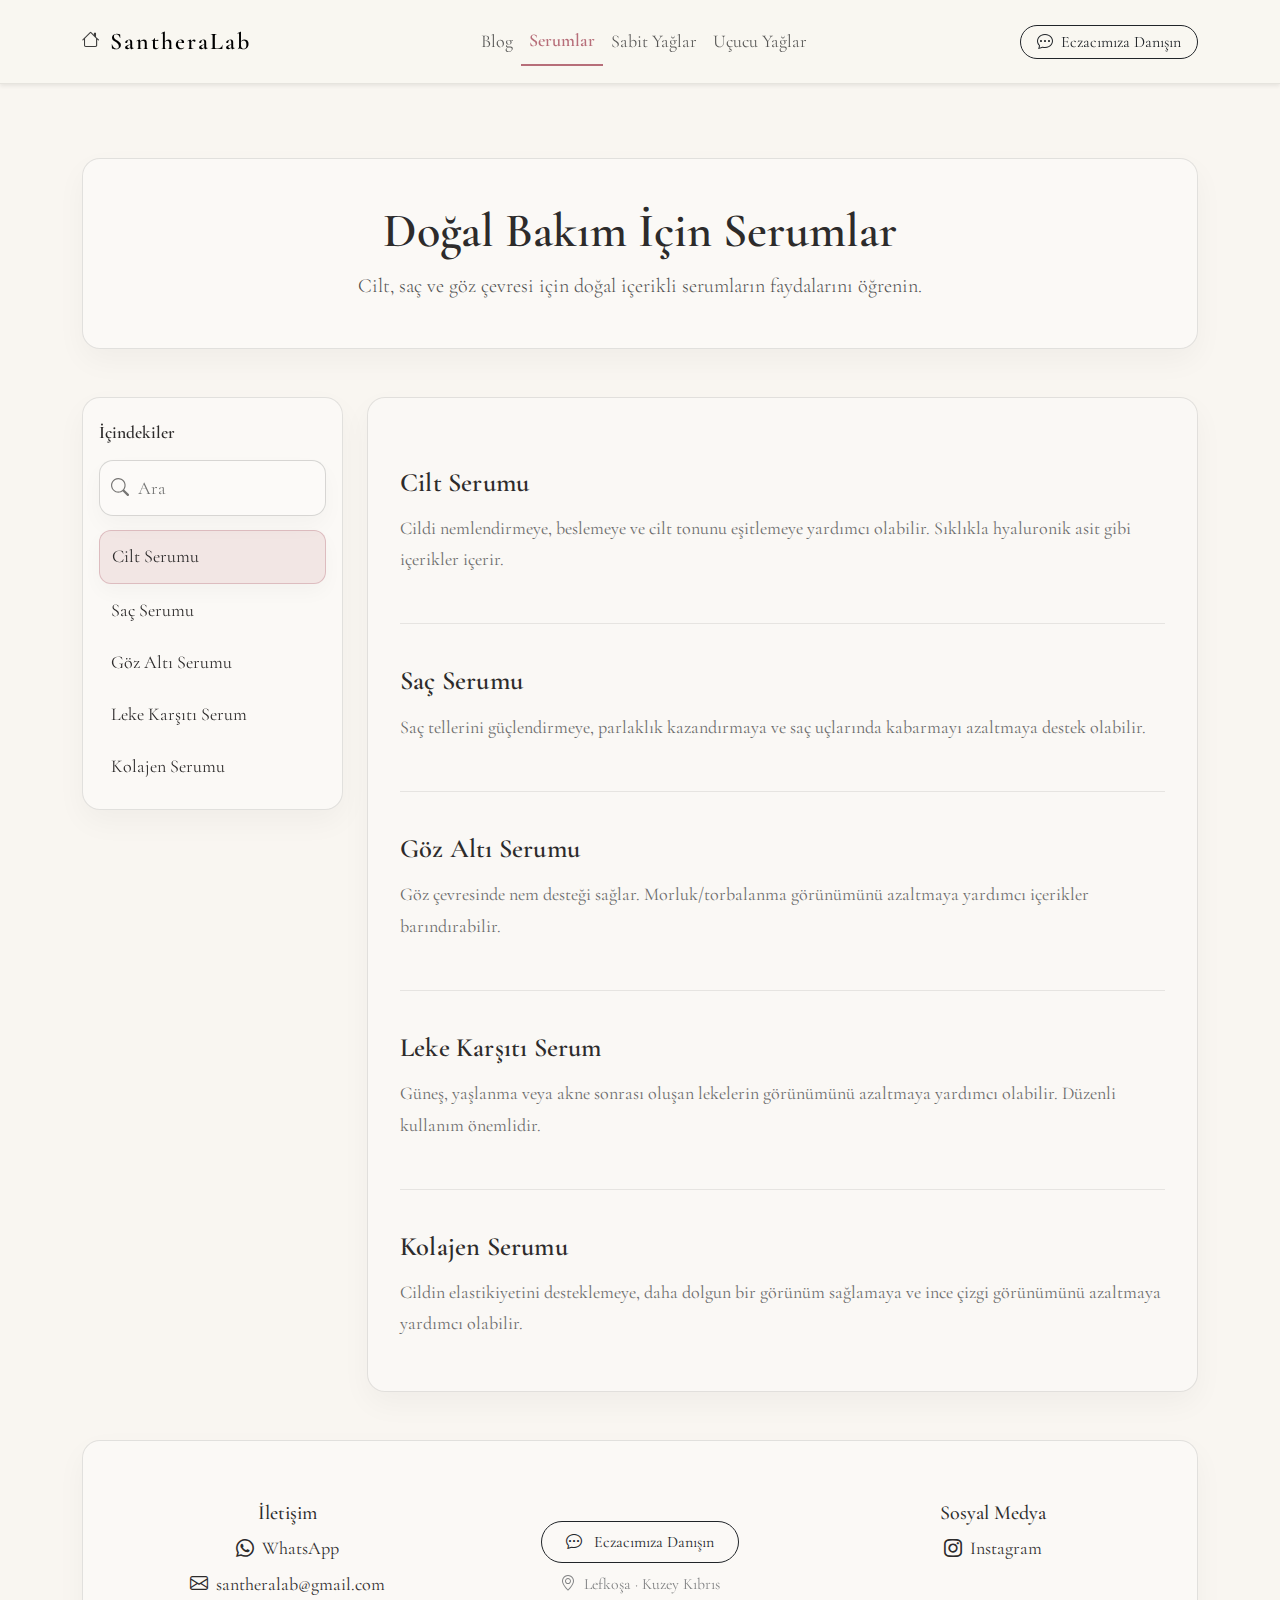
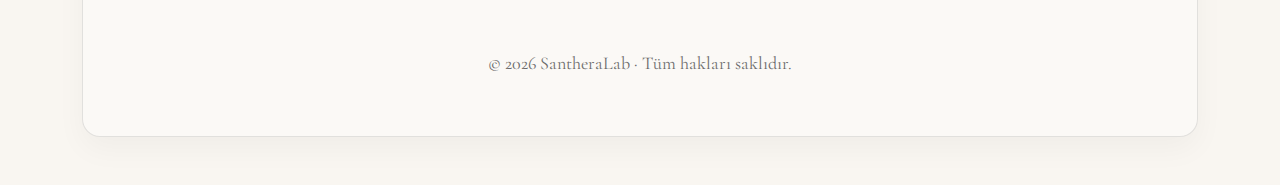
<file: site/aromaterapi/serumlar/index.html>
<!DOCTYPE html>
<html lang="tr">

<head>
    <meta charset="UTF-8" />
    <meta name="viewport" content="width=device-width, initial-scale=1" />
    <title>Serumlar</title>

    <!-- Bootstrap, Google Font, Bootstrap Icons -->
    <link href="https://cdn.jsdelivr.net/npm/bootstrap@5.3.0/dist/css/bootstrap.min.css" rel="stylesheet" />
    <link href="https://fonts.googleapis.com/css2?family=Cormorant+Garamond:wght@400;600&display=swap"
        rel="stylesheet" />
    <link href="https://cdn.jsdelivr.net/npm/bootstrap-icons/font/bootstrap-icons.css" rel="stylesheet" />

    <style>
        :root {
            --bg: #f9f6f1;
            --text: #2d2b2b;
            --muted: #6b6b6b;
            --border: rgba(45, 43, 43, 0.12);
            --accent: #b76e79;
            --glass: rgba(255, 255, 255, 0.35);
            --shadow: 0 12px 30px rgba(0, 0, 0, 0.04);
            --radius: 18px;
        }

        body {
            background-color: var(--bg);
            font-family: 'Cormorant Garamond', serif;
            color: var(--text);
            font-size: 18px;
            line-height: 1.75;
            scroll-behavior: smooth;
            padding-top: 110px;
        }

        p,
        li {
            color: var(--muted);
        }

        a {
            color: var(--text);
            text-decoration: none;
            transition: opacity 0.2s ease, transform 0.2s ease;
        }

        a:hover {
            opacity: 0.7;
            transform: translateY(-1px);
        }

        /* Navbar */
        .navbar {
            border-bottom: 1px solid rgba(0, 0, 0, 0.08);
            background-color: rgba(249, 246, 241, 0.92);
            backdrop-filter: blur(8px);
            -webkit-backdrop-filter: blur(8px);
            min-height: 84px;
        }

        .navbar-toggler {
            border: 1px solid rgba(45, 43, 43, 0.18);
            border-radius: 14px;
            padding: 0.45rem 0.6rem;
            box-shadow: 0 10px 22px rgba(0, 0, 0, 0.04);
        }

        .navbar-toggler:focus {
            box-shadow: 0 12px 26px rgba(183, 110, 121, 0.10);
            border-color: rgba(183, 110, 121, 0.45);
        }

        .navbar-brand {
            font-weight: 600;
            font-size: 24px;
            letter-spacing: 2px;
        }

        .nav-link {
            font-size: 18px;
            padding-right: 20px;
        }

        .nav-link.active {
            font-weight: 600;
            color: var(--accent) !important;
            border-bottom: 2px solid var(--accent);
        }

        /* Hero */
        .page-hero {
            background: var(--glass);
            border: 1px solid var(--border);
            border-radius: var(--radius);
            box-shadow: var(--shadow);
            padding: 2.25rem 1.5rem;
            position: relative;
        }

        @media (min-width: 992px) {
            .page-hero {
                padding: 2.75rem 2.25rem;
            }
        }

        .page-hero .lead {
            color: #4f4f4f;
            max-width: 62ch;
            margin: 0.25rem auto 0;
        }

        /* Sol menü sticky */
        .sticky-sidebar {
            position: sticky;
            top: 110px;
        }

        @media (max-width: 767.98px) {
            .sticky-sidebar {
                position: static;
                top: auto;
            }
        }

        .toc-card {
            background: var(--glass);
            border: 1px solid var(--border);
            border-radius: var(--radius);
            box-shadow: var(--shadow);
            padding: 1rem;
            transition: transform 0.25s ease, box-shadow 0.25s ease;
        }

        .toc-card:hover {
            transform: translateY(-2px);
            box-shadow: 0 18px 40px rgba(0, 0, 0, 0.06);
        }

        .toc-title {
            font-weight: 600;
            font-size: 1.1rem;
            margin: 0.25rem 0 0.75rem;
        }

        /* Arama */
        .search-wrap {
            position: relative;
            margin-bottom: 0.85rem;
        }

        .search-input {
            width: 100%;
            border: 1px solid rgba(45, 43, 43, 0.18);
            background: rgba(255, 255, 255, 0.22);
            border-radius: 14px;
            padding: 0.7rem 0.95rem 0.7rem 2.35rem;
            outline: none;
            box-shadow: 0 10px 22px rgba(0, 0, 0, 0.03);
        }

        .search-input:focus {
            border-color: rgba(183, 110, 121, 0.55);
            box-shadow: 0 12px 26px rgba(183, 110, 121, 0.08);
        }

        .search-icon {
            position: absolute;
            left: 0.75rem;
            top: 50%;
            transform: translateY(-50%);
            opacity: 0.65;
        }

        .clear-btn {
            position: absolute;
            right: 0.65rem;
            top: 50%;
            transform: translateY(-50%);
            border: none;
            background: transparent;
            padding: 0.25rem;
            opacity: 0.6;
            display: none;
        }

        .clear-btn:hover {
            opacity: 1;
            transform: translateY(-50%) scale(1.03);
        }

        .search-meta {
            font-size: 0.95rem;
            color: #555;
            margin: 0 0 0.6rem;
            display: none;
            line-height: 1.2;
        }

        .search-nav {
            display: none;
            gap: 6px;
            flex: 0 0 auto;
            margin: 0 0 0.6rem;
        }

        .nav-btn {
            width: 40px;
            height: 40px;
            border-radius: 14px;
            border: 1px solid rgba(45, 43, 43, 0.16);
            background: rgba(255, 255, 255, 0.50);
            backdrop-filter: blur(8px);
            -webkit-backdrop-filter: blur(8px);
            box-shadow: 0 10px 22px rgba(0, 0, 0, 0.05);
            display: grid;
            place-items: center;
            transition: transform 0.15s ease, opacity 0.15s ease;
        }

        .nav-btn:disabled {
            opacity: 0.35;
            cursor: not-allowed;
        }

        .nav-btn:hover:not(:disabled) {
            transform: translateY(-1px);
        }

        /* TOC linkleri */
        .list-group-item {
            background: transparent;
            border: none;
            border-radius: 12px !important;
            padding: 0.65rem 0.75rem;
            color: var(--text);
        }

        .list-group-item:hover {
            background: rgba(183, 110, 121, 0.08);
        }

        .list-group-item.active {
            background: rgba(183, 110, 121, 0.14) !important;
            color: var(--text) !important;
            border: 1px solid rgba(183, 110, 121, 0.35) !important;
            box-shadow: 0 8px 20px rgba(0, 0, 0, 0.03);
        }

        .list-group-item.is-cta {
            color: #1f7a4c;
        }

        /* İçerik kart */
        .content-card {
            background: rgba(255, 255, 255, 0.28);
            border: 1px solid var(--border);
            border-radius: var(--radius);
            box-shadow: var(--shadow);
            padding: 1.25rem;
        }

        @media (min-width: 992px) {
            .content-card {
                padding: 1.75rem 2rem;
            }
        }

        .section {
            padding-top: 42px;
            padding-bottom: 34px;
            border-bottom: 1px solid rgba(0, 0, 0, 0.08);
            scroll-margin-top: 120px;
        }

        .section:last-child {
            border-bottom: none;
            padding-bottom: 10px;
        }

        .section h2 {
            font-weight: 600;
            font-size: 1.65rem;
            margin-bottom: 0.85rem;
            color: var(--text);
            letter-spacing: 0.2px;
        }

        .section p {
            margin-bottom: 0.85rem;
        }

        /* Highlight */
        mark.search-hit {
            background: rgba(183, 110, 121, 0.22);
            color: var(--text);
            padding: 0 0.2em;
            border-radius: 6px;
        }

        mark.search-hit.current-hit {
            background: rgba(183, 110, 121, 0.35);
            outline: 1px solid rgba(183, 110, 121, 0.55);
        }

        /* WhatsApp butonu */
        .btn-whatsapp {
            background-color: #25d366;
            border: none;
            color: #0b3b22;
        }

        .btn-whatsapp:hover {
            background-color: #1ebd5a;
        }

        /* Footer */
        .footer-card {
            background: var(--glass);
            border: 1px solid var(--border);
            border-radius: var(--radius);
            padding: 3rem 1.5rem;
            box-shadow: var(--shadow);
        }

        @media (min-width: 992px) {
            .footer-card {
                padding: 3.5rem 2.5rem;
            }
        }

        /* Mobil Yukarı çık */
        .to-top {
            position: fixed;
            right: 16px;
            bottom: 16px;
            width: 48px;
            height: 48px;
            border-radius: 16px;
            border: 1px solid rgba(45, 43, 43, 0.16);
            background: rgba(255, 255, 255, 0.65);
            backdrop-filter: blur(8px);
            -webkit-backdrop-filter: blur(8px);
            box-shadow: 0 14px 30px rgba(0, 0, 0, 0.10);
            display: none;
            align-items: center;
            justify-content: center;
            z-index: 9999;
        }

        .to-top i {
            font-size: 1.2rem;
        }

        @media (min-width: 768px) {
            .to-top {
                display: none !important;
            }
        }

        .home-icon {
            font-size: 1.1rem;
            opacity: 0.75;
        }

        .navbar-brand:hover .home-icon {
            opacity: 1;
        }
    </style>
</head>

<body>

    <nav class="navbar navbar-expand-lg fixed-top navbar-light shadow-sm">
        <div class="container d-flex align-items-center">

            <a class="navbar-brand mb-0 d-flex align-items-center gap-2" href="../../index.html" aria-label="Anasayfa">
                <i class="bi bi-house home-icon"></i>
                <span>SantheraLab</span>
            </a>


            <button class="navbar-toggler" type="button" data-bs-toggle="collapse" data-bs-target="#navbarNav"
                aria-controls="navbarNav" aria-expanded="false" aria-label="Menü">
                <span class="navbar-toggler-icon"></span>
            </button>

            <div class="collapse navbar-collapse align-items-center" id="navbarNav">


                <ul class="navbar-nav mx-auto align-items-center">
                    <li class="nav-item"><a class="nav-link" href="../../blog/index.html?cat=aromaterapi">Blog</a></li>
                    <li class="nav-item"><a class="nav-link active" href="index.html">Serumlar</a></li>
                    <li class="nav-item"><a class="nav-link" href="../sabit-yaglar/index.html">Sabit Yağlar</a></li>
                    <li class="nav-item"><a class="nav-link" href="../ucucu-yaglar/index.html">Uçucu Yağlar</a></li>

                </ul>

                <div class="d-flex align-items-center">
                    <a href="https://wa.me/9053XXXXXXXX" target="_blank"
                        class="btn btn-outline-dark rounded-pill px-3 py-1">
                        <i class="bi bi-chat-dots me-1"></i>
                        Eczacımıza Danışın
                    </a>
                </div>

            </div>
        </div>
    </nav>

    <!-- Başlık -->
    <div class="container my-5">
        <div class="page-hero text-center">
            <h1 class="display-5 fw-semibold">Doğal Bakım İçin Serumlar</h1>
            <p class="lead mb-0">Cilt, saç ve göz çevresi için doğal içerikli serumların faydalarını öğrenin.</p>
        </div>
    </div>

    <!-- İçerik -->
    <div class="container mb-5">
        <div class="row g-4">

            <!-- İçindekiler + Arama -->
            <div class="col-md-3">
                <div class="toc-card sticky-sidebar">
                    <div class="toc-title">İçindekiler</div>

                    <div class="search-wrap">
                        <i class="bi bi-search search-icon"></i>
                        <input id="searchBox" class="search-input" type="search" placeholder="Ara" autocomplete="off" />
                        <button id="clearSearch" class="clear-btn" type="button" aria-label="Temizle">
                            <i class="bi bi-x-circle"></i>
                        </button>
                    </div>

                    <div class="d-flex align-items-center justify-content-between gap-2">
                        <div id="searchMeta" class="search-meta"></div>

                        <div id="searchNav" class="search-nav">
                            <button id="prevHit" class="nav-btn" type="button" aria-label="Önceki eşleşme">
                                <i class="bi bi-chevron-up"></i>
                            </button>
                            <button id="nextHit" class="nav-btn" type="button" aria-label="Sonraki eşleşme">
                                <i class="bi bi-chevron-down"></i>
                            </button>
                        </div>
                    </div>

                    <div class="list-group" id="toc">
                        <a href="#cilt" class="list-group-item list-group-item-action">Cilt Serumu</a>
                        <a href="#sac" class="list-group-item list-group-item-action">Saç Serumu</a>
                        <a href="#goz" class="list-group-item list-group-item-action">Göz Altı Serumu</a>
                        <a href="#lekekarsiti" class="list-group-item list-group-item-action">Leke Karşıtı Serum</a>
                        <a href="#kolajen" class="list-group-item list-group-item-action">Kolajen Serumu</a>
                    </div>
                </div>
            </div>

            <!-- Ana içerik -->
            <div class="col-md-9">
                <div class="content-card" id="content">

                    <div id="cilt" class="section">
                        <h2>Cilt Serumu</h2>
                        <p>Cildi nemlendirmeye, beslemeye ve cilt tonunu eşitlemeye yardımcı olabilir. Sıklıkla
                            hyaluronik asit gibi
                            içerikler içerir.</p>
                    </div>

                    <div id="sac" class="section">
                        <h2>Saç Serumu</h2>
                        <p>Saç tellerini güçlendirmeye, parlaklık kazandırmaya ve saç uçlarında kabarmayı azaltmaya
                            destek olabilir.</p>
                    </div>

                    <div id="goz" class="section">
                        <h2>Göz Altı Serumu</h2>
                        <p>Göz çevresinde nem desteği sağlar. Morluk/torbalanma görünümünü azaltmaya yardımcı içerikler
                            barındırabilir.
                        </p>
                    </div>

                    <div id="lekekarsiti" class="section">
                        <h2>Leke Karşıtı Serum</h2>
                        <p>Güneş, yaşlanma veya akne sonrası oluşan lekelerin görünümünü azaltmaya yardımcı olabilir.
                            Düzenli kullanım
                            önemlidir.</p>
                    </div>

                    <div id="kolajen" class="section">
                        <h2>Kolajen Serumu</h2>
                        <p>Cildin elastikiyetini desteklemeye, daha dolgun bir görünüm sağlamaya ve ince çizgi
                            görünümünü azaltmaya
                            yardımcı olabilir.</p>
                    </div>

                </div>
            </div>

        </div>
    </div>

    <!-- FOOTER -->
    <footer class="container mb-5">
        <div class="footer-card text-center">

            <div class="row justify-content-center align-items-start">

                <div class="col-md-4 mb-4 pt-1">
                    <h5 class="mb-2">İletişim</h5>
                    <a href="https://wa.me/9053XXXXXXXX" target="_blank">
                        <i class="bi bi-whatsapp me-1"></i> WhatsApp
                    </a>
                    <div class="mt-1">
                        <a href="mailto:santheralab@gmail.com">
                            <i class="bi bi-envelope me-1"></i> santheralab@gmail.com
                        </a>
                    </div>
                </div>

                <div class="col-md-4 mb-4 d-flex flex-column align-items-center pt-4">
                    <a href="https://wa.me/9053XXXXXXXX" target="_blank"
                        class="btn btn-outline-dark px-4 py-2 rounded-pill mb-2">
                        <i class="bi bi-chat-dots me-2"></i>
                        Eczacımıza Danışın
                    </a>

                    <div class="small text-muted opacity-75">
                        <i class="bi bi-geo-alt me-1"></i>
                        Lefkoşa · Kuzey Kıbrıs
                    </div>
                </div>

                <div class="col-md-4 mb-4 pt-1">
                    <h5 class="mb-2">Sosyal Medya</h5>
                    <a href="https://www.instagram.com/eczserife" target="_blank">
                        <i class="bi bi-instagram me-1"></i> Instagram
                    </a>
                </div>

            </div>

            <p class="mt-4 mb-0">
                &copy; 2026 SantheraLab · Tüm hakları saklıdır.
            </p>

        </div>
    </footer>

    <!-- Mobil Yukarı Çık -->
    <button id="toTop" class="to-top" type="button" aria-label="Yukarı çık">
        <i class="bi bi-arrow-up"></i>
    </button>

    <!-- Bootstrap JS -->
    <script src="https://cdn.jsdelivr.net/npm/bootstrap@5.3.0/dist/js/bootstrap.bundle.min.js"></script>

    <script>
        // ===== İçindekiler aktif bölüm =====
        const tocLinks = Array.from(document.querySelectorAll('#toc a'))
            .filter(a => a.getAttribute('href') && a.getAttribute('href').startsWith('#'));

        const sections = tocLinks
            .map(a => document.querySelector(a.getAttribute('href')))
            .filter(Boolean);

        const setActive = (id) => {
            tocLinks.forEach(a => a.classList.toggle('active', a.getAttribute('href') === '#' + id));
        };

        const observer = new IntersectionObserver((entries) => {
            const visible = entries
                .filter(e => e.isIntersecting)
                .sort((a, b) => b.intersectionRatio - a.intersectionRatio)[0];

            if (visible) setActive(visible.target.id);
        }, {
            root: null,
            rootMargin: '-35% 0px -55% 0px',
            threshold: [0.1, 0.2, 0.3, 0.4, 0.5, 0.6]
        });

        sections.forEach(sec => observer.observe(sec));
        if (sections[0]) setActive(sections[0].id);

        // ===== Arama: TOC filtre + içerik highlight + ileri/geri =====
        const searchBox = document.getElementById('searchBox');
        const clearBtn = document.getElementById('clearSearch');
        const meta = document.getElementById('searchMeta');
        const content = document.getElementById('content');

        const searchNav = document.getElementById('searchNav');
        const prevHitBtn = document.getElementById('prevHit');
        const nextHitBtn = document.getElementById('nextHit');

        let hits = [];
        let currentHitIndex = -1;

        function escapeRegExp(str) {
            return str.replace(/[.*+?^${}()|[\]\\]/g, '\\$&');
        }

        function unwrapMarks(root) {
            root.querySelectorAll('mark.search-hit').forEach(mark => {
                const text = document.createTextNode(mark.textContent);
                mark.replaceWith(text);
            });
            root.normalize();
        }

        function highlightText(root, query) {
            if (!query) return 0;
            const re = new RegExp(escapeRegExp(query), 'gi');
            let count = 0;

            const walker = document.createTreeWalker(root, NodeFilter.SHOW_TEXT, {
                acceptNode(node) {
                    if (!node.nodeValue || !node.nodeValue.trim()) return NodeFilter.FILTER_REJECT;
                    const parent = node.parentElement;
                    if (!parent) return NodeFilter.FILTER_REJECT;
                    if (parent.closest('script, style, mark')) return NodeFilter.FILTER_REJECT;
                    return re.test(node.nodeValue) ? NodeFilter.FILTER_ACCEPT : NodeFilter.FILTER_REJECT;
                }
            });

            const nodes = [];
            while (walker.nextNode()) nodes.push(walker.currentNode);

            nodes.forEach(textNode => {
                const frag = document.createDocumentFragment();
                const text = textNode.nodeValue;
                let lastIndex = 0;

                text.replace(re, (match, offset) => {
                    if (offset > lastIndex) frag.appendChild(document.createTextNode(text.slice(lastIndex, offset)));
                    const mark = document.createElement('mark');
                    mark.className = 'search-hit';
                    mark.textContent = match;
                    frag.appendChild(mark);
                    lastIndex = offset + match.length;
                    count++;
                    return match;
                });

                if (lastIndex < text.length) frag.appendChild(document.createTextNode(text.slice(lastIndex)));
                textNode.replaceWith(frag);
            });

            return count;
        }

        function filterToc(query) {
            const q = query.toLowerCase().trim();
            tocLinks.forEach(a => {
                const show = !q || a.textContent.toLowerCase().includes(q);
                a.style.display = show ? '' : 'none';
            });
        }

        function collectHits() {
            hits = Array.from(content.querySelectorAll('mark.search-hit'));
            currentHitIndex = hits.length ? 0 : -1;
        }

        function setCurrentHit(index) {
            if (!hits.length) return;

            hits.forEach(m => m.classList.remove('current-hit'));

            currentHitIndex = (index + hits.length) % hits.length;

            const el = hits[currentHitIndex];
            el.classList.add('current-hit');

            const y = el.getBoundingClientRect().top + window.scrollY - 140;
            window.scrollTo({ top: y, behavior: 'smooth' });

            prevHitBtn.disabled = hits.length <= 1;
            nextHitBtn.disabled = hits.length <= 1;
        }

        function updateNavUI() {
            const q = searchBox.value.trim();
            const has = q && hits.length;

            searchNav.style.display = has ? 'flex' : 'none';
            prevHitBtn.disabled = hits.length <= 1;
            nextHitBtn.disabled = hits.length <= 1;
        }

        function updateSearch() {
            const q = searchBox.value.trim();

            clearBtn.style.display = q ? 'block' : 'none';

            filterToc(q);

            unwrapMarks(content);
            const hitCount = q ? highlightText(content, q) : 0;

            collectHits();
            updateNavUI();

            if (q) {
                meta.style.display = 'block';
                meta.textContent = `${hitCount} eşleşme `;
                if (hits.length) setCurrentHit(0);
            } else {
                meta.style.display = 'none';
                meta.textContent = '';
            }
        }

        searchBox.addEventListener('input', updateSearch);

        searchBox.addEventListener('keydown', (e) => {
            if (e.key === 'Enter' && hits.length) {
                e.preventDefault();
                setCurrentHit(currentHitIndex + (e.shiftKey ? -1 : 1));
            }
        });

        clearBtn.addEventListener('click', () => {
            searchBox.value = '';
            updateSearch();
            searchBox.focus();
        });

        prevHitBtn.addEventListener('click', () => {
            if (hits.length) setCurrentHit(currentHitIndex - 1);
        });

        nextHitBtn.addEventListener('click', () => {
            if (hits.length) setCurrentHit(currentHitIndex + 1);
        });

        // ===== Mobil "Yukarı çık" =====
        const toTop = document.getElementById('toTop');

        function toggleToTop() {
            const isMobile = window.matchMedia('(max-width: 767.98px)').matches;
            const show = isMobile && window.scrollY > 500;
            toTop.style.display = show ? 'flex' : 'none';
        }

        window.addEventListener('scroll', toggleToTop, { passive: true });
        window.addEventListener('resize', toggleToTop);
        toggleToTop();

        toTop.addEventListener('click', () => {
            window.scrollTo({ top: 0, behavior: 'smooth' });
        });
    </script>

</body>

</html>
</file>
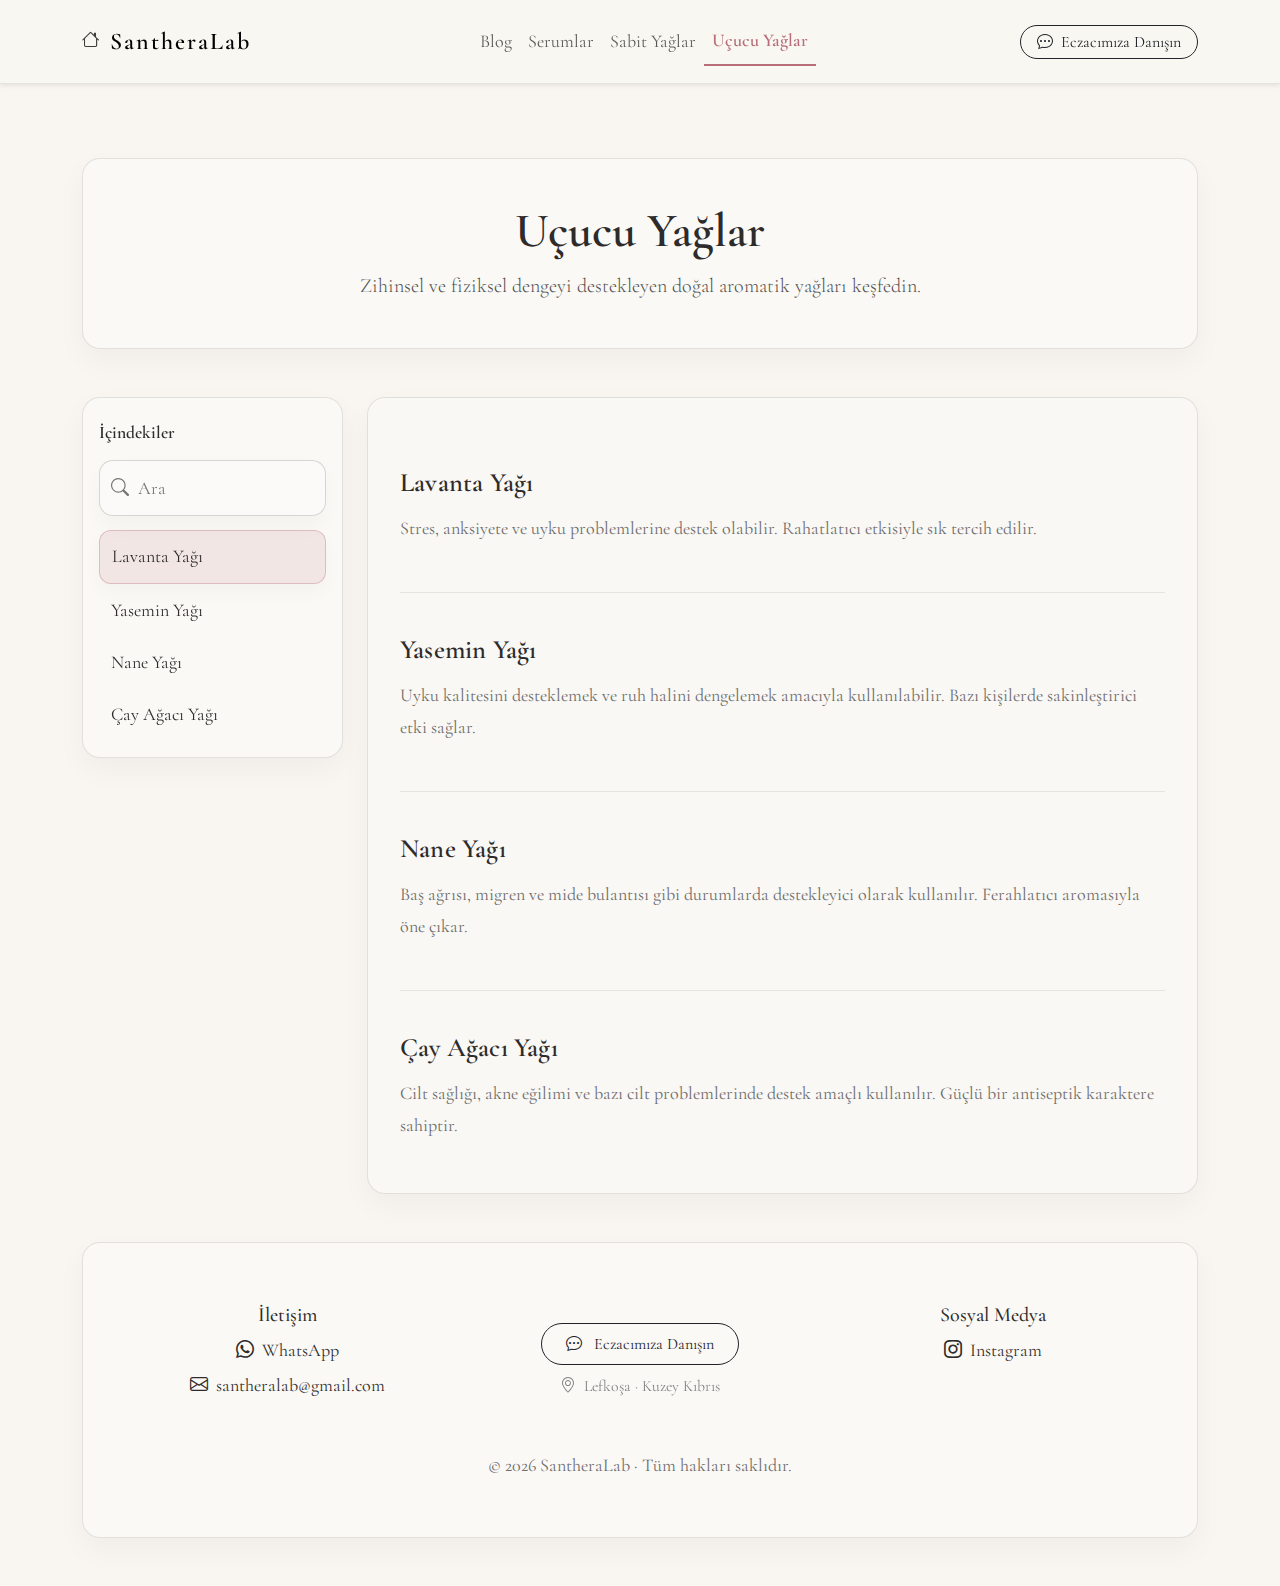
<file: site/aromaterapi/ucucu-yaglar/index.html>
<!DOCTYPE html>
<html lang="tr">

<head>
    <meta charset="UTF-8" />
    <meta name="viewport" content="width=device-width, initial-scale=1" />
    <title>Uçucu Yağlar</title>

    <!-- Bootstrap, Google Font, Bootstrap Icons -->
    <link href="https://cdn.jsdelivr.net/npm/bootstrap@5.3.0/dist/css/bootstrap.min.css" rel="stylesheet" />
    <link href="https://fonts.googleapis.com/css2?family=Cormorant+Garamond:wght@400;600&display=swap"
        rel="stylesheet" />
    <link href="https://cdn.jsdelivr.net/npm/bootstrap-icons/font/bootstrap-icons.css" rel="stylesheet" />

    <style>
        :root {
            --bg: #f9f6f1;
            --text: #2d2b2b;
            --muted: #6b6b6b;
            --border: rgba(45, 43, 43, 0.12);
            --accent: #b76e79;
            --glass: rgba(255, 255, 255, 0.35);
            --shadow: 0 12px 30px rgba(0, 0, 0, 0.04);
            --radius: 18px;
        }

        body {
            background-color: var(--bg);
            font-family: 'Cormorant Garamond', serif;
            color: var(--text);
            font-size: 18px;
            line-height: 1.75;
            scroll-behavior: smooth;
            padding-top: 110px;
        }

        p,
        li {
            color: var(--muted);
        }

        a {
            color: var(--text);
            text-decoration: none;
            transition: opacity 0.2s ease, transform 0.2s ease;
        }

        a:hover {
            opacity: 0.7;
            transform: translateY(-1px);
        }

        /* Navbar */
        .navbar {
            border-bottom: 1px solid rgba(0, 0, 0, 0.08);
            background-color: rgba(249, 246, 241, 0.92);
            backdrop-filter: blur(8px);
            -webkit-backdrop-filter: blur(8px);
            min-height: 84px;
        }

        .navbar-toggler {
            border: 1px solid rgba(45, 43, 43, 0.18);
            border-radius: 14px;
            padding: 0.45rem 0.6rem;
            box-shadow: 0 10px 22px rgba(0, 0, 0, 0.04);
        }

        .navbar-toggler:focus {
            box-shadow: 0 12px 26px rgba(183, 110, 121, 0.10);
            border-color: rgba(183, 110, 121, 0.45);
        }

        .navbar-brand {
            font-weight: 600;
            font-size: 24px;
            letter-spacing: 2px;
        }

        .nav-link {
            font-size: 18px;
            padding-right: 20px;
        }

        .nav-link.active {
            font-weight: 600;
            color: var(--accent) !important;
            border-bottom: 2px solid var(--accent);
        }

        /* Hero */
        .page-hero {
            background: var(--glass);
            border: 1px solid var(--border);
            border-radius: var(--radius);
            box-shadow: var(--shadow);
            padding: 2.25rem 1.5rem;
            position: relative;
        }

        @media (min-width: 992px) {
            .page-hero {
                padding: 2.75rem 2.25rem;
            }
        }

        .page-hero .lead {
            color: #4f4f4f;
            max-width: 62ch;
            margin: 0.25rem auto 0;
        }

        /* Sol menü sticky */
        .sticky-sidebar {
            position: sticky;
            top: 110px;
        }

        @media (max-width: 767.98px) {
            .sticky-sidebar {
                position: static;
                top: auto;
            }
        }

        .toc-card {
            background: var(--glass);
            border: 1px solid var(--border);
            border-radius: var(--radius);
            box-shadow: var(--shadow);
            padding: 1rem;
            transition: transform 0.25s ease, box-shadow 0.25s ease;
        }

        .toc-card:hover {
            transform: translateY(-2px);
            box-shadow: 0 18px 40px rgba(0, 0, 0, 0.06);
        }

        .toc-title {
            font-weight: 600;
            font-size: 1.1rem;
            margin: 0.25rem 0 0.75rem;
        }

        /* Arama */
        .search-wrap {
            position: relative;
            margin-bottom: 0.85rem;
        }

        .search-input {
            width: 100%;
            border: 1px solid rgba(45, 43, 43, 0.18);
            background: rgba(255, 255, 255, 0.22);
            border-radius: 14px;
            padding: 0.7rem 0.95rem 0.7rem 2.35rem;
            outline: none;
            box-shadow: 0 10px 22px rgba(0, 0, 0, 0.03);
        }

        .search-input:focus {
            border-color: rgba(183, 110, 121, 0.55);
            box-shadow: 0 12px 26px rgba(183, 110, 121, 0.08);
        }

        .search-icon {
            position: absolute;
            left: 0.75rem;
            top: 50%;
            transform: translateY(-50%);
            opacity: 0.65;
        }

        .clear-btn {
            position: absolute;
            right: 0.65rem;
            top: 50%;
            transform: translateY(-50%);
            border: none;
            background: transparent;
            padding: 0.25rem;
            opacity: 0.6;
            display: none;
        }

        .clear-btn:hover {
            opacity: 1;
            transform: translateY(-50%) scale(1.03);
        }

        .search-meta {
            font-size: 0.95rem;
            color: #555;
            margin: 0 0 0.6rem;
            display: none;
            line-height: 1.2;
        }

        .search-nav {
            display: none;
            gap: 6px;
            flex: 0 0 auto;
            margin: 0 0 0.6rem;
        }

        .nav-btn {
            width: 40px;
            height: 40px;
            border-radius: 14px;
            border: 1px solid rgba(45, 43, 43, 0.16);
            background: rgba(255, 255, 255, 0.50);
            backdrop-filter: blur(8px);
            -webkit-backdrop-filter: blur(8px);
            box-shadow: 0 10px 22px rgba(0, 0, 0, 0.05);
            display: grid;
            place-items: center;
            transition: transform 0.15s ease, opacity 0.15s ease;
        }

        .nav-btn:disabled {
            opacity: 0.35;
            cursor: not-allowed;
        }

        .nav-btn:hover:not(:disabled) {
            transform: translateY(-1px);
        }

        /* TOC linkleri */
        .list-group-item {
            background: transparent;
            border: none;
            border-radius: 12px !important;
            padding: 0.65rem 0.75rem;
            color: var(--text);
        }

        .list-group-item:hover {
            background: rgba(183, 110, 121, 0.08);
        }

        .list-group-item.active {
            background: rgba(183, 110, 121, 0.14) !important;
            color: var(--text) !important;
            border: 1px solid rgba(183, 110, 121, 0.35) !important;
            box-shadow: 0 8px 20px rgba(0, 0, 0, 0.03);
        }

        .list-group-item.is-cta {
            color: #1f7a4c;
        }

        /* İçerik kart */
        .content-card {
            background: rgba(255, 255, 255, 0.28);
            border: 1px solid var(--border);
            border-radius: var(--radius);
            box-shadow: var(--shadow);
            padding: 1.25rem;
        }

        @media (min-width: 992px) {
            .content-card {
                padding: 1.75rem 2rem;
            }
        }

        .section {
            padding-top: 42px;
            padding-bottom: 34px;
            border-bottom: 1px solid rgba(0, 0, 0, 0.08);
            scroll-margin-top: 120px;
        }

        .section:last-child {
            border-bottom: none;
            padding-bottom: 10px;
        }

        .section h2 {
            font-weight: 600;
            font-size: 1.65rem;
            margin-bottom: 0.85rem;
            color: var(--text);
            letter-spacing: 0.2px;
        }

        .section p {
            margin-bottom: 0.85rem;
        }

        /* Highlight */
        mark.search-hit {
            background: rgba(183, 110, 121, 0.22);
            color: var(--text);
            padding: 0 0.2em;
            border-radius: 6px;
        }

        mark.search-hit.current-hit {
            background: rgba(183, 110, 121, 0.35);
            outline: 1px solid rgba(183, 110, 121, 0.55);
        }

        /* WhatsApp butonu */
        .btn-whatsapp {
            background-color: #25d366;
            border: none;
            color: #0b3b22;
        }

        .btn-whatsapp:hover {
            background-color: #1ebd5a;
        }

        /* Footer */
        .footer-card {
            background: var(--glass);
            border: 1px solid var(--border);
            border-radius: var(--radius);
            padding: 3rem 1.5rem;
            box-shadow: var(--shadow);
        }

        @media (min-width: 992px) {
            .footer-card {
                padding: 3.5rem 2.5rem;
            }
        }

        /* Mobil Yukarı çık */
        .to-top {
            position: fixed;
            right: 16px;
            bottom: 16px;
            width: 48px;
            height: 48px;
            border-radius: 16px;
            border: 1px solid rgba(45, 43, 43, 0.16);
            background: rgba(255, 255, 255, 0.65);
            backdrop-filter: blur(8px);
            -webkit-backdrop-filter: blur(8px);
            box-shadow: 0 14px 30px rgba(0, 0, 0, 0.10);
            display: none;
            align-items: center;
            justify-content: center;
            z-index: 9999;
        }

        .to-top i {
            font-size: 1.2rem;
        }

        @media (min-width: 768px) {
            .to-top {
                display: none !important;
            }
        }

        .home-icon {
            font-size: 1.1rem;
            opacity: 0.75;
        }

        .navbar-brand:hover .home-icon {
            opacity: 1;
        }

        /* ===== Mobile Fix: kategori pill'leri taşmasın, yatay kaydır ===== */
@media (max-width: 575.98px) {
  .filter-wrap {
    justify-content: flex-start;
  }

  .filter-pills {
    width: 100%;
    flex-wrap: nowrap;          /* tek satır */
    overflow-x: auto;           /* yatay scroll */
    -webkit-overflow-scrolling: touch;
    justify-content: flex-start;
    gap: 0.4rem;
    padding: 0.4rem;
    scroll-snap-type: x mandatory;
  }

  .filter-pills::-webkit-scrollbar {
    display: none;              /* mobilde scrollbar gizle */
  }

  .pill {
    flex: 0 0 auto;
    white-space: nowrap;
    padding: 0.42rem 0.8rem;    /* biraz küçült */
    font-size: 0.95rem;
    scroll-snap-align: start;
  }

  .search-row {
    margin-top: 0.85rem;
  }

  .search-input {
    padding: 0.75rem 0.95rem 0.75rem 2.45rem; /* mobilde daha dengeli */
  }

  .search-ico {
    left: 0.9rem;
  }
}

    </style>
</head>

<body>

    <!-- Navbar -->
    <nav class="navbar navbar-expand-lg fixed-top navbar-light shadow-sm">
        <div class="container d-flex align-items-center">

            <a class="navbar-brand mb-0 d-flex align-items-center gap-2" href="../../index.html" aria-label="Anasayfa">
                <i class="bi bi-house home-icon"></i>
                <span>SantheraLab</span>
            </a>


            <button class="navbar-toggler" type="button" data-bs-toggle="collapse" data-bs-target="#navbarNav"
                aria-controls="navbarNav" aria-expanded="false" aria-label="Menü">
                <span class="navbar-toggler-icon"></span>
            </button>

            <div class="collapse navbar-collapse align-items-center" id="navbarNav">


                <ul class="navbar-nav mx-auto align-items-center">
                    <li class="nav-item"><a class="nav-link" href="../../blog/index.html?cat=aromaterapi">Blog</a></li>
                    <li class="nav-item"><a class="nav-link" href="../serumlar/index.html">Serumlar</a></li>
                    <li class="nav-item"><a class="nav-link" href="../sabit-yaglar/index.html">Sabit Yağlar</a></li>
                    <li class="nav-item"><a class="nav-link active" href="../ucucu-yaglar/index.html">Uçucu Yağlar</a>
                    </li>

                </ul>

                <div class="d-flex align-items-center">
                    <a href="https://wa.me/9053XXXXXXXX" target="_blank"
                        class="btn btn-outline-dark rounded-pill px-3 py-1">
                        <i class="bi bi-chat-dots me-1"></i>
                        Eczacımıza Danışın
                    </a>
                </div>

            </div>
        </div>
    </nav>

    <!-- Başlık -->
    <div class="container my-5">
        <div class="page-hero text-center">
            <h1 class="display-5 fw-semibold">Uçucu Yağlar</h1>
            <p class="lead mb-0">Zihinsel ve fiziksel dengeyi destekleyen doğal aromatik yağları keşfedin.</p>
        </div>
    </div>

    <!-- İçerik -->
    <div class="container mb-5">
        <div class="row g-4">

            <!-- İçindekiler + Arama -->
            <div class="col-md-3">
                <div class="toc-card sticky-sidebar">
                    <div class="toc-title">İçindekiler</div>

                    <div class="search-wrap">
                        <i class="bi bi-search search-icon"></i>
                        <input id="searchBox" class="search-input" type="search" placeholder="Ara" autocomplete="off" />
                        <button id="clearSearch" class="clear-btn" type="button" aria-label="Temizle">
                            <i class="bi bi-x-circle"></i>
                        </button>
                    </div>

                    <div class="d-flex align-items-center justify-content-between gap-2">
                        <div id="searchMeta" class="search-meta"></div>

                        <div id="searchNav" class="search-nav">
                            <button id="prevHit" class="nav-btn" type="button" aria-label="Önceki eşleşme">
                                <i class="bi bi-chevron-up"></i>
                            </button>
                            <button id="nextHit" class="nav-btn" type="button" aria-label="Sonraki eşleşme">
                                <i class="bi bi-chevron-down"></i>
                            </button>
                        </div>
                    </div>

                    <div class="list-group" id="toc">
                        <a href="#lavanta" class="list-group-item list-group-item-action">Lavanta Yağı</a>
                        <a href="#yasemin" class="list-group-item list-group-item-action">Yasemin Yağı</a>
                        <a href="#nane" class="list-group-item list-group-item-action">Nane Yağı</a>
                        <a href="#cayagaci" class="list-group-item list-group-item-action">Çay Ağacı Yağı</a>
                    </div>
                </div>
            </div>

            <!-- Ana içerik -->
            <div class="col-md-9">
                <div class="content-card" id="content">

                    <div id="lavanta" class="section">
                        <h2>Lavanta Yağı</h2>
                        <p>Stres, anksiyete ve uyku problemlerine destek olabilir. Rahatlatıcı etkisiyle sık tercih
                            edilir.</p>
                    </div>

                    <div id="yasemin" class="section">
                        <h2>Yasemin Yağı</h2>
                        <p>Uyku kalitesini desteklemek ve ruh halini dengelemek amacıyla kullanılabilir. Bazı kişilerde
                            sakinleştirici
                            etki sağlar.</p>
                    </div>

                    <div id="nane" class="section">
                        <h2>Nane Yağı</h2>
                        <p>Baş ağrısı, migren ve mide bulantısı gibi durumlarda destekleyici olarak kullanılır.
                            Ferahlatıcı aromasıyla
                            öne çıkar.</p>
                    </div>

                    <div id="cayagaci" class="section">
                        <h2>Çay Ağacı Yağı</h2>
                        <p>Cilt sağlığı, akne eğilimi ve bazı cilt problemlerinde destek amaçlı kullanılır. Güçlü bir
                            antiseptik
                            karaktere sahiptir.</p>
                    </div>

                </div>
            </div>

        </div>
    </div>

    <!-- FOOTER -->
    <footer class="container mb-5">
        <div class="footer-card text-center">

            <div class="row justify-content-center align-items-start">

                <div class="col-md-4 mb-4 pt-1">
                    <h5 class="mb-2">İletişim</h5>
                    <a href="https://wa.me/9053XXXXXXXX" target="_blank">
                        <i class="bi bi-whatsapp me-1"></i> WhatsApp
                    </a>
                    <div class="mt-1">
                        <a href="mailto:santheralab@gmail.com">
                            <i class="bi bi-envelope me-1"></i> santheralab@gmail.com
                        </a>
                    </div>
                </div>

                <div class="col-md-4 mb-4 d-flex flex-column align-items-center pt-4">
                    <a href="https://wa.me/9053XXXXXXXX" target="_blank"
                        class="btn btn-outline-dark px-4 py-2 rounded-pill mb-2">
                        <i class="bi bi-chat-dots me-2"></i>
                        Eczacımıza Danışın
                    </a>

                    <div class="small text-muted opacity-75">
                        <i class="bi bi-geo-alt me-1"></i>
                        Lefkoşa · Kuzey Kıbrıs
                    </div>
                </div>

                <div class="col-md-4 mb-4 pt-1">
                    <h5 class="mb-2">Sosyal Medya</h5>
                    <a href="https://www.instagram.com/eczserife" target="_blank">
                        <i class="bi bi-instagram me-1"></i> Instagram
                    </a>
                </div>

            </div>

            <p class="mt-4 mb-0">
                &copy; 2026 SantheraLab · Tüm hakları saklıdır.
            </p>

        </div>
    </footer>

    <!-- Mobil Yukarı Çık -->
    <button id="toTop" class="to-top" type="button" aria-label="Yukarı çık">
        <i class="bi bi-arrow-up"></i>
    </button>

    <!-- Bootstrap JS -->
    <script src="https://cdn.jsdelivr.net/npm/bootstrap@5.3.0/dist/js/bootstrap.bundle.min.js"></script>

    <script>
        // ===== İçindekiler aktif bölüm =====
        const tocLinks = Array.from(document.querySelectorAll('#toc a'))
            .filter(a => a.getAttribute('href') && a.getAttribute('href').startsWith('#'));

        const sections = tocLinks
            .map(a => document.querySelector(a.getAttribute('href')))
            .filter(Boolean);

        const setActive = (id) => {
            tocLinks.forEach(a => a.classList.toggle('active', a.getAttribute('href') === '#' + id));
        };

        const observer = new IntersectionObserver((entries) => {
            const visible = entries
                .filter(e => e.isIntersecting)
                .sort((a, b) => b.intersectionRatio - a.intersectionRatio)[0];

            if (visible) setActive(visible.target.id);
        }, {
            root: null,
            rootMargin: '-35% 0px -55% 0px',
            threshold: [0.1, 0.2, 0.3, 0.4, 0.5, 0.6]
        });

        sections.forEach(sec => observer.observe(sec));
        if (sections[0]) setActive(sections[0].id);

        // ===== Arama: TOC filtre + içerik highlight + ileri/geri =====
        const searchBox = document.getElementById('searchBox');
        const clearBtn = document.getElementById('clearSearch');
        const meta = document.getElementById('searchMeta');
        const content = document.getElementById('content');

        const searchNav = document.getElementById('searchNav');
        const prevHitBtn = document.getElementById('prevHit');
        const nextHitBtn = document.getElementById('nextHit');

        let hits = [];
        let currentHitIndex = -1;

        function escapeRegExp(str) {
            return str.replace(/[.*+?^${}()|[\]\\]/g, '\\$&');
        }

        function unwrapMarks(root) {
            root.querySelectorAll('mark.search-hit').forEach(mark => {
                const text = document.createTextNode(mark.textContent);
                mark.replaceWith(text);
            });
            root.normalize();
        }

        function highlightText(root, query) {
            if (!query) return 0;
            const re = new RegExp(escapeRegExp(query), 'gi');
            let count = 0;

            const walker = document.createTreeWalker(root, NodeFilter.SHOW_TEXT, {
                acceptNode(node) {
                    if (!node.nodeValue || !node.nodeValue.trim()) return NodeFilter.FILTER_REJECT;
                    const parent = node.parentElement;
                    if (!parent) return NodeFilter.FILTER_REJECT;
                    if (parent.closest('script, style, mark')) return NodeFilter.FILTER_REJECT;
                    return re.test(node.nodeValue) ? NodeFilter.FILTER_ACCEPT : NodeFilter.FILTER_REJECT;
                }
            });

            const nodes = [];
            while (walker.nextNode()) nodes.push(walker.currentNode);

            nodes.forEach(textNode => {
                const frag = document.createDocumentFragment();
                const text = textNode.nodeValue;
                let lastIndex = 0;

                text.replace(re, (match, offset) => {
                    if (offset > lastIndex) frag.appendChild(document.createTextNode(text.slice(lastIndex, offset)));
                    const mark = document.createElement('mark');
                    mark.className = 'search-hit';
                    mark.textContent = match;
                    frag.appendChild(mark);
                    lastIndex = offset + match.length;
                    count++;
                    return match;
                });

                if (lastIndex < text.length) frag.appendChild(document.createTextNode(text.slice(lastIndex)));
                textNode.replaceWith(frag);
            });

            return count;
        }

        function filterToc(query) {
            const q = query.toLowerCase().trim();
            tocLinks.forEach(a => {
                const show = !q || a.textContent.toLowerCase().includes(q);
                a.style.display = show ? '' : 'none';
            });
        }

        function collectHits() {
            hits = Array.from(content.querySelectorAll('mark.search-hit'));
            currentHitIndex = hits.length ? 0 : -1;
        }

        function setCurrentHit(index) {
            if (!hits.length) return;

            hits.forEach(m => m.classList.remove('current-hit'));

            currentHitIndex = (index + hits.length) % hits.length;

            const el = hits[currentHitIndex];
            el.classList.add('current-hit');

            const y = el.getBoundingClientRect().top + window.scrollY - 140;
            window.scrollTo({ top: y, behavior: 'smooth' });

            prevHitBtn.disabled = hits.length <= 1;
            nextHitBtn.disabled = hits.length <= 1;
        }

        function updateNavUI() {
            const q = searchBox.value.trim();
            const has = q && hits.length;

            searchNav.style.display = has ? 'flex' : 'none';
            prevHitBtn.disabled = hits.length <= 1;
            nextHitBtn.disabled = hits.length <= 1;
        }

        function updateSearch() {
            const q = searchBox.value.trim();

            clearBtn.style.display = q ? 'block' : 'none';

            filterToc(q);

            unwrapMarks(content);
            const hitCount = q ? highlightText(content, q) : 0;

            collectHits();
            updateNavUI();

            if (q) {
                meta.style.display = 'block';
                meta.textContent = `${hitCount} eşleşme `;
                if (hits.length) setCurrentHit(0);
            } else {
                meta.style.display = 'none';
                meta.textContent = '';
            }
        }

        searchBox.addEventListener('input', updateSearch);

        searchBox.addEventListener('keydown', (e) => {
            if (e.key === 'Enter' && hits.length) {
                e.preventDefault();
                setCurrentHit(currentHitIndex + (e.shiftKey ? -1 : 1));
            }
        });

        clearBtn.addEventListener('click', () => {
            searchBox.value = '';
            updateSearch();
            searchBox.focus();
        });

        prevHitBtn.addEventListener('click', () => {
            if (hits.length) setCurrentHit(currentHitIndex - 1);
        });

        nextHitBtn.addEventListener('click', () => {
            if (hits.length) setCurrentHit(currentHitIndex + 1);
        });

        // ===== Mobil "Yukarı çık" =====
        const toTop = document.getElementById('toTop');

        function toggleToTop() {
            const isMobile = window.matchMedia('(max-width: 767.98px)').matches;
            const show = isMobile && window.scrollY > 500;
            toTop.style.display = show ? 'flex' : 'none';
        }

        window.addEventListener('scroll', toggleToTop, { passive: true });
        window.addEventListener('resize', toggleToTop);
        toggleToTop();

        toTop.addEventListener('click', () => {
            window.scrollTo({ top: 0, behavior: 'smooth' });
        });
    </script>

</body>

</html>
</file>
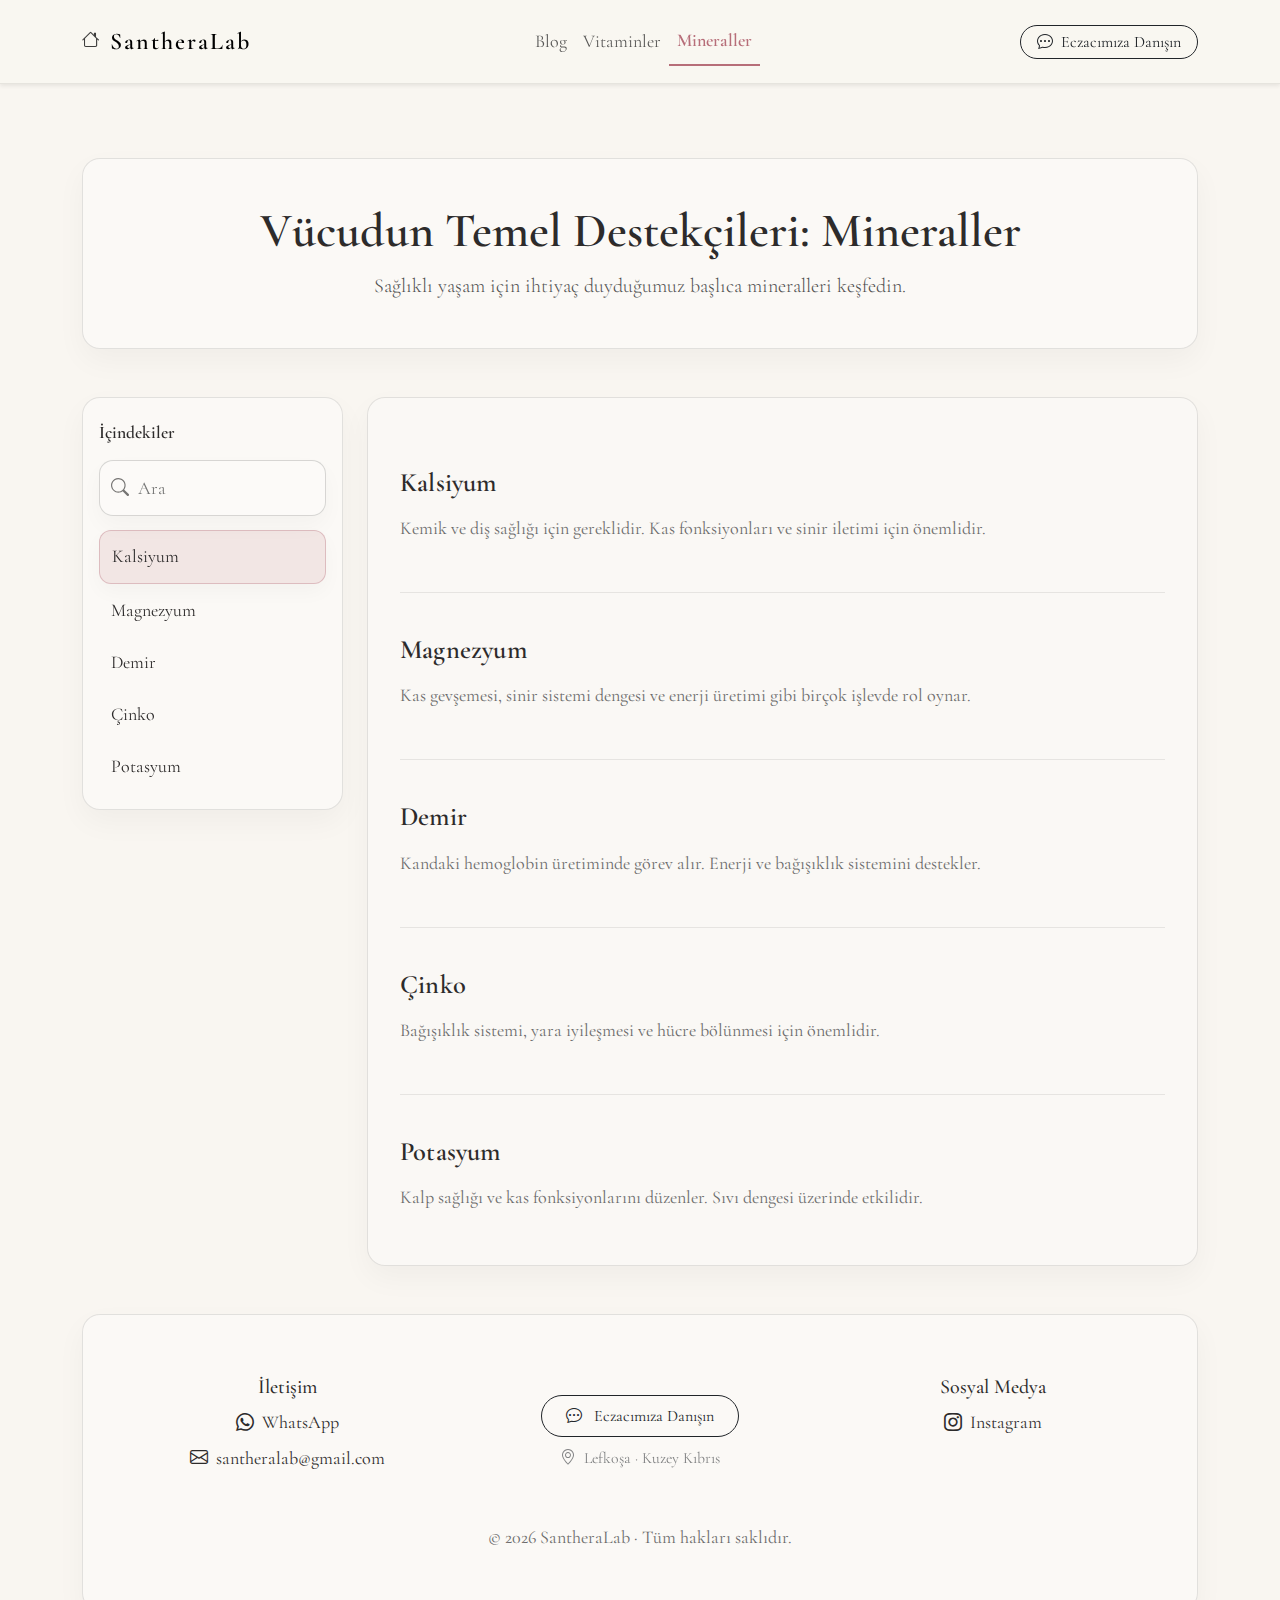
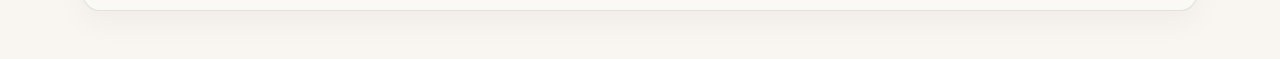
<file: site/vitamin-mineral/mineral/index.html>
<!DOCTYPE html>
<html lang="tr">

<head>
    <meta charset="UTF-8" />
    <meta name="viewport" content="width=device-width, initial-scale=1" />
    <title>Mineraller</title>

    <!-- Bootstrap, Google Font, Bootstrap Icons -->
    <link href="https://cdn.jsdelivr.net/npm/bootstrap@5.3.0/dist/css/bootstrap.min.css" rel="stylesheet" />
    <link href="https://fonts.googleapis.com/css2?family=Cormorant+Garamond:wght@400;600&display=swap"
        rel="stylesheet" />
    <link href="https://cdn.jsdelivr.net/npm/bootstrap-icons/font/bootstrap-icons.css" rel="stylesheet" />

    <style>
        :root {
            --bg: #f9f6f1;
            --text: #2d2b2b;
            --muted: #6b6b6b;
            --border: rgba(45, 43, 43, 0.12);
            --accent: #b76e79;
            --glass: rgba(255, 255, 255, 0.35);
            --shadow: 0 12px 30px rgba(0, 0, 0, 0.04);
            --radius: 18px;
        }

        body {
            background-color: var(--bg);
            font-family: 'Cormorant Garamond', serif;
            color: var(--text);
            font-size: 18px;
            line-height: 1.75;
            scroll-behavior: smooth;
            padding-top: 110px;
        }

        p,
        li {
            color: var(--muted);
        }

        a {
            color: var(--text);
            text-decoration: none;
            transition: opacity 0.2s ease, transform 0.2s ease;
        }

        a:hover {
            opacity: 0.7;
            transform: translateY(-1px);
        }

        /* Navbar */
        .navbar {
            border-bottom: 1px solid rgba(0, 0, 0, 0.08);
            background-color: rgba(249, 246, 241, 0.92);
            backdrop-filter: blur(8px);
            -webkit-backdrop-filter: blur(8px);
            min-height: 84px;
        }

        .navbar-toggler {
            border: 1px solid rgba(45, 43, 43, 0.18);
            border-radius: 14px;
            padding: 0.45rem 0.6rem;
            box-shadow: 0 10px 22px rgba(0, 0, 0, 0.04);
        }

        .navbar-toggler:focus {
            box-shadow: 0 12px 26px rgba(183, 110, 121, 0.10);
            border-color: rgba(183, 110, 121, 0.45);
        }

        .navbar-brand {
            font-weight: 600;
            font-size: 24px;
            letter-spacing: 2px;
        }

        .nav-link {
            font-size: 18px;
            padding-right: 20px;
        }

        .nav-link.active {
            font-weight: 600;
            color: var(--accent) !important;
            border-bottom: 2px solid var(--accent);
        }

        .home-icon {
            font-size: 1.1rem;
            opacity: 0.75;
        }

        .navbar-brand:hover .home-icon {
            opacity: 1;
        }

        /* Hero */
        .page-hero {
            background: var(--glass);
            border: 1px solid var(--border);
            border-radius: var(--radius);
            box-shadow: var(--shadow);
            padding: 2.25rem 1.5rem;
            position: relative;
        }

        @media (min-width: 992px) {
            .page-hero {
                padding: 2.75rem 2.25rem;
            }
        }

        .page-hero .lead {
            color: #4f4f4f;
            max-width: 62ch;
            margin: 0.25rem auto 0;
        }

        /* Sol menü sticky */
        .sticky-sidebar {
            position: sticky;
            top: 110px;
        }

        @media (max-width: 767.98px) {
            .sticky-sidebar {
                position: static;
                top: auto;
            }
        }

        .toc-card {
            background: var(--glass);
            border: 1px solid var(--border);
            border-radius: var(--radius);
            box-shadow: var(--shadow);
            padding: 1rem;
            transition: transform 0.25s ease, box-shadow 0.25s ease;
        }

        .toc-card:hover {
            transform: translateY(-2px);
            box-shadow: 0 18px 40px rgba(0, 0, 0, 0.06);
        }

        .toc-title {
            font-weight: 600;
            font-size: 1.1rem;
            margin: 0.25rem 0 0.75rem;
        }

        /* Arama */
        .search-wrap {
            position: relative;
            margin-bottom: 0.85rem;
        }

        .search-input {
            width: 100%;
            border: 1px solid rgba(45, 43, 43, 0.18);
            background: rgba(255, 255, 255, 0.22);
            border-radius: 14px;
            padding: 0.7rem 0.95rem 0.7rem 2.35rem;
            outline: none;
            box-shadow: 0 10px 22px rgba(0, 0, 0, 0.03);
        }

        .search-input:focus {
            border-color: rgba(183, 110, 121, 0.55);
            box-shadow: 0 12px 26px rgba(183, 110, 121, 0.08);
        }

        .search-icon {
            position: absolute;
            left: 0.75rem;
            top: 50%;
            transform: translateY(-50%);
            opacity: 0.65;
        }

        .clear-btn {
            position: absolute;
            right: 0.65rem;
            top: 50%;
            transform: translateY(-50%);
            border: none;
            background: transparent;
            padding: 0.25rem;
            opacity: 0.6;
            display: none;
        }

        .clear-btn:hover {
            opacity: 1;
            transform: translateY(-50%) scale(1.03);
        }

        .search-meta {
            font-size: 0.95rem;
            color: #555;
            margin: 0 0 0.6rem;
            display: none;
            line-height: 1.2;
        }

        .search-nav {
            display: none;
            gap: 6px;
            flex: 0 0 auto;
            margin: 0 0 0.6rem;
        }

        .nav-btn {
            width: 40px;
            height: 40px;
            border-radius: 14px;
            border: 1px solid rgba(45, 43, 43, 0.16);
            background: rgba(255, 255, 255, 0.50);
            backdrop-filter: blur(8px);
            -webkit-backdrop-filter: blur(8px);
            box-shadow: 0 10px 22px rgba(0, 0, 0, 0.05);
            display: grid;
            place-items: center;
            transition: transform 0.15s ease, opacity 0.15s ease;
        }

        .nav-btn:disabled {
            opacity: 0.35;
            cursor: not-allowed;
        }

        .nav-btn:hover:not(:disabled) {
            transform: translateY(-1px);
        }

        /* TOC linkleri */
        .list-group-item {
            background: transparent;
            border: none;
            border-radius: 12px !important;
            padding: 0.65rem 0.75rem;
            color: var(--text);
        }

        .list-group-item:hover {
            background: rgba(183, 110, 121, 0.08);
        }

        .list-group-item.active {
            background: rgba(183, 110, 121, 0.14) !important;
            color: var(--text) !important;
            border: 1px solid rgba(183, 110, 121, 0.35) !important;
            box-shadow: 0 8px 20px rgba(0, 0, 0, 0.03);
        }

        /* İçerik kart */
        .content-card {
            background: rgba(255, 255, 255, 0.28);
            border: 1px solid var(--border);
            border-radius: var(--radius);
            box-shadow: var(--shadow);
            padding: 1.25rem;
        }

        @media (min-width: 992px) {
            .content-card {
                padding: 1.75rem 2rem;
            }
        }

        .section {
            padding-top: 42px;
            padding-bottom: 34px;
            border-bottom: 1px solid rgba(0, 0, 0, 0.08);
            scroll-margin-top: 120px;
        }

        .section:last-child {
            border-bottom: none;
            padding-bottom: 10px;
        }

        .section h2 {
            font-weight: 600;
            font-size: 1.65rem;
            margin-bottom: 0.85rem;
            color: var(--text);
            letter-spacing: 0.2px;
        }

        .section p {
            margin-bottom: 0.85rem;
        }

        /* Highlight */
        mark.search-hit {
            background: rgba(183, 110, 121, 0.22);
            color: var(--text);
            padding: 0 0.2em;
            border-radius: 6px;
        }

        mark.search-hit.current-hit {
            background: rgba(183, 110, 121, 0.35);
            outline: 1px solid rgba(183, 110, 121, 0.55);
        }

        /* Footer */
        .footer-card {
            background: var(--glass);
            border: 1px solid var(--border);
            border-radius: var(--radius);
            padding: 3rem 1.5rem;
            box-shadow: var(--shadow);
        }

        @media (min-width: 992px) {
            .footer-card {
                padding: 3.5rem 2.5rem;
            }
        }

        /* Mobil Yukarı çık */
        .to-top {
            position: fixed;
            right: 16px;
            bottom: 16px;
            width: 48px;
            height: 48px;
            border-radius: 16px;
            border: 1px solid rgba(45, 43, 43, 0.16);
            background: rgba(255, 255, 255, 0.65);
            backdrop-filter: blur(8px);
            -webkit-backdrop-filter: blur(8px);
            box-shadow: 0 14px 30px rgba(0, 0, 0, 0.10);
            display: none;
            align-items: center;
            justify-content: center;
            z-index: 9999;
        }

        .to-top i {
            font-size: 1.2rem;
        }

        @media (min-width: 768px) {
            .to-top {
                display: none !important;
            }
        }
    </style>
</head>

<body>

    <!-- Navbar -->
    <nav class="navbar navbar-expand-lg fixed-top navbar-light shadow-sm">
        <div class="container d-flex align-items-center">

            <!-- Not: Buradaki linki kendi yapına göre ayarla -->
            <a class="navbar-brand mb-0 d-flex align-items-center gap-2" href="../../index.html" aria-label="Anasayfa">
                <i class="bi bi-house home-icon"></i>
                <span>SantheraLab</span>
            </a>

            <button class="navbar-toggler" type="button" data-bs-toggle="collapse" data-bs-target="#navbarNav"
                aria-controls="navbarNav" aria-expanded="false" aria-label="Menü">
                <span class="navbar-toggler-icon"></span>
            </button>

            <div class="collapse navbar-collapse align-items-center" id="navbarNav">
                <ul class="navbar-nav mx-auto align-items-center">
                    <!-- Not: Linkleri kendi yapına göre ayarla -->
                    <li class="nav-item"><a class="nav-link" href="../../blog/index.html?cat=vitamin-mineral">Blog</a></li>
                    <li class="nav-item"><a class="nav-link" href="../vitamin/index.html">Vitaminler</a></li>
                    <li class="nav-item"><a class="nav-link active" href="index.html">Mineraller</a></li>
                </ul>

                <!-- Navbar'da SADECE Eczacımıza Danışın -->
                <div class="d-flex align-items-center">
                    <a href="https://wa.me/9053XXXXXXXX" target="_blank" rel="noopener"
                        class="btn btn-outline-dark rounded-pill px-3 py-1">
                        <i class="bi bi-chat-dots me-1"></i>
                        Eczacımıza Danışın
                    </a>
                </div>
            </div>
        </div>
    </nav>

    <!-- Başlık -->
    <div class="container my-5">
        <div class="page-hero text-center">
            <h1 class="display-5 fw-semibold">Vücudun Temel Destekçileri: Mineraller</h1>
            <p class="lead mb-0">Sağlıklı yaşam için ihtiyaç duyduğumuz başlıca mineralleri keşfedin.</p>
        </div>
    </div>

    <!-- İçerik -->
    <div class="container mb-5">
        <div class="row g-4">

            <!-- İçindekiler + Arama -->
            <div class="col-md-3">
                <div class="toc-card sticky-sidebar">
                    <div class="toc-title">İçindekiler</div>

                    <div class="search-wrap">
                        <i class="bi bi-search search-icon"></i>
                        <input id="searchBox" class="search-input" type="search" placeholder="Ara" autocomplete="off" />
                        <button id="clearSearch" class="clear-btn" type="button" aria-label="Temizle">
                            <i class="bi bi-x-circle"></i>
                        </button>
                    </div>

                    <div class="d-flex align-items-center justify-content-between gap-2">
                        <div id="searchMeta" class="search-meta"></div>

                        <div id="searchNav" class="search-nav">
                            <button id="prevHit" class="nav-btn" type="button" aria-label="Önceki eşleşme">
                                <i class="bi bi-chevron-up"></i>
                            </button>
                            <button id="nextHit" class="nav-btn" type="button" aria-label="Sonraki eşleşme">
                                <i class="bi bi-chevron-down"></i>
                            </button>
                        </div>
                    </div>

                    <div class="list-group" id="toc">
                        <a href="#kalsiyum" class="list-group-item list-group-item-action">Kalsiyum</a>
                        <a href="#magnezyum" class="list-group-item list-group-item-action">Magnezyum</a>
                        <a href="#demir" class="list-group-item list-group-item-action">Demir</a>
                        <a href="#cinko" class="list-group-item list-group-item-action">Çinko</a>
                        <a href="#potasyum" class="list-group-item list-group-item-action">Potasyum</a>
                    </div>
                </div>
            </div>

            <!-- Ana içerik -->
            <div class="col-md-9">
                <div class="content-card" id="content">

                    <div id="kalsiyum" class="section">
                        <h2>Kalsiyum</h2>
                        <p>Kemik ve diş sağlığı için gereklidir. Kas fonksiyonları ve sinir iletimi için önemlidir.</p>
                    </div>

                    <div id="magnezyum" class="section">
                        <h2>Magnezyum</h2>
                        <p>Kas gevşemesi, sinir sistemi dengesi ve enerji üretimi gibi birçok işlevde rol oynar.</p>
                    </div>

                    <div id="demir" class="section">
                        <h2>Demir</h2>
                        <p>Kandaki hemoglobin üretiminde görev alır. Enerji ve bağışıklık sistemini destekler.</p>
                    </div>

                    <div id="cinko" class="section">
                        <h2>Çinko</h2>
                        <p>Bağışıklık sistemi, yara iyileşmesi ve hücre bölünmesi için önemlidir.</p>
                    </div>

                    <div id="potasyum" class="section">
                        <h2>Potasyum</h2>
                        <p>Kalp sağlığı ve kas fonksiyonlarını düzenler. Sıvı dengesi üzerinde etkilidir.</p>
                    </div>

                </div>
            </div>

        </div>
    </div>

    <!-- FOOTER (AYNEN KORUNDU) -->
    <footer class="container mb-5">
        <div class="footer-card text-center">

            <div class="row justify-content-center align-items-start">

                <div class="col-md-4 mb-4 pt-1">
                    <h5 class="mb-2">İletişim</h5>
                    <a href="https://wa.me/9053XXXXXXXX" target="_blank">
                        <i class="bi bi-whatsapp me-1"></i> WhatsApp
                    </a>
                    <div class="mt-1">
                        <a href="mailto:santheralab@gmail.com">
                            <i class="bi bi-envelope me-1"></i> santheralab@gmail.com
                        </a>
                    </div>
                </div>

                <div class="col-md-4 mb-4 d-flex flex-column align-items-center pt-4">
                    <a href="https://wa.me/9053XXXXXXXX" target="_blank"
                        class="btn btn-outline-dark px-4 py-2 rounded-pill mb-2">
                        <i class="bi bi-chat-dots me-2"></i>
                        Eczacımıza Danışın
                    </a>

                    <div class="small text-muted opacity-75">
                        <i class="bi bi-geo-alt me-1"></i>
                        Lefkoşa · Kuzey Kıbrıs
                    </div>
                </div>

                <div class="col-md-4 mb-4 pt-1">
                    <h5 class="mb-2">Sosyal Medya</h5>
                    <a href="https://www.instagram.com/eczserife" target="_blank">
                        <i class="bi bi-instagram me-1"></i> Instagram
                    </a>
                </div>

            </div>

            <p class="mt-4 mb-0">
                &copy; 2026 SantheraLab · Tüm hakları saklıdır.
            </p>

        </div>
    </footer>

    <!-- Mobil Yukarı Çık -->
    <button id="toTop" class="to-top" type="button" aria-label="Yukarı çık">
        <i class="bi bi-arrow-up"></i>
    </button>

    <!-- Bootstrap JS -->
    <script src="https://cdn.jsdelivr.net/npm/bootstrap@5.3.0/dist/js/bootstrap.bundle.min.js"></script>

    <script>
        // ===== İçindekiler aktif bölüm =====
        const tocLinks = Array.from(document.querySelectorAll('#toc a'))
            .filter(a => a.getAttribute('href') && a.getAttribute('href').startsWith('#'));

        const sections = tocLinks
            .map(a => document.querySelector(a.getAttribute('href')))
            .filter(Boolean);

        const setActive = (id) => {
            tocLinks.forEach(a => a.classList.toggle('active', a.getAttribute('href') === '#' + id));
        };

        const observer = new IntersectionObserver((entries) => {
            const visible = entries
                .filter(e => e.isIntersecting)
                .sort((a, b) => b.intersectionRatio - a.intersectionRatio)[0];

            if (visible) setActive(visible.target.id);
        }, {
            root: null,
            rootMargin: '-35% 0px -55% 0px',
            threshold: [0.1, 0.2, 0.3, 0.4, 0.5, 0.6]
        });

        sections.forEach(sec => observer.observe(sec));
        if (sections[0]) setActive(sections[0].id);

        // ===== Arama: TOC filtre + içerik highlight + ileri/geri =====
        const searchBox = document.getElementById('searchBox');
        const clearBtn = document.getElementById('clearSearch');
        const meta = document.getElementById('searchMeta');
        const content = document.getElementById('content');

        const searchNav = document.getElementById('searchNav');
        const prevHitBtn = document.getElementById('prevHit');
        const nextHitBtn = document.getElementById('nextHit');

        let hits = [];
        let currentHitIndex = -1;

        function escapeRegExp(str) {
            return str.replace(/[.*+?^${}()|[\]\\]/g, '\\$&');
        }

        function unwrapMarks(root) {
            root.querySelectorAll('mark.search-hit').forEach(mark => {
                const text = document.createTextNode(mark.textContent);
                mark.replaceWith(text);
            });
            root.normalize();
        }

        function highlightText(root, query) {
            if (!query) return 0;
            const re = new RegExp(escapeRegExp(query), 'gi');
            let count = 0;

            const walker = document.createTreeWalker(root, NodeFilter.SHOW_TEXT, {
                acceptNode(node) {
                    if (!node.nodeValue || !node.nodeValue.trim()) return NodeFilter.FILTER_REJECT;
                    const parent = node.parentElement;
                    if (!parent) return NodeFilter.FILTER_REJECT;
                    if (parent.closest('script, style, mark')) return NodeFilter.FILTER_REJECT;
                    return re.test(node.nodeValue) ? NodeFilter.FILTER_ACCEPT : NodeFilter.FILTER_REJECT;
                }
            });

            const nodes = [];
            while (walker.nextNode()) nodes.push(walker.currentNode);

            nodes.forEach(textNode => {
                const frag = document.createDocumentFragment();
                const text = textNode.nodeValue;
                let lastIndex = 0;

                text.replace(re, (match, offset) => {
                    if (offset > lastIndex) frag.appendChild(document.createTextNode(text.slice(lastIndex, offset)));
                    const mark = document.createElement('mark');
                    mark.className = 'search-hit';
                    mark.textContent = match;
                    frag.appendChild(mark);
                    lastIndex = offset + match.length;
                    count++;
                    return match;
                });

                if (lastIndex < text.length) frag.appendChild(document.createTextNode(text.slice(lastIndex)));
                textNode.replaceWith(frag);
            });

            return count;
        }

        function filterToc(query) {
            const q = query.toLowerCase().trim();
            tocLinks.forEach(a => {
                const show = !q || a.textContent.toLowerCase().includes(q);
                a.style.display = show ? '' : 'none';
            });
        }

        function collectHits() {
            hits = Array.from(content.querySelectorAll('mark.search-hit'));
            currentHitIndex = hits.length ? 0 : -1;
        }

        function setCurrentHit(index) {
            if (!hits.length) return;

            hits.forEach(m => m.classList.remove('current-hit'));
            currentHitIndex = (index + hits.length) % hits.length;

            const el = hits[currentHitIndex];
            el.classList.add('current-hit');

            const y = el.getBoundingClientRect().top + window.scrollY - 140;
            window.scrollTo({ top: y, behavior: 'smooth' });

            prevHitBtn.disabled = hits.length <= 1;
            nextHitBtn.disabled = hits.length <= 1;
        }

        function updateNavUI() {
            const q = searchBox.value.trim();
            const has = q && hits.length;

            searchNav.style.display = has ? 'flex' : 'none';
            prevHitBtn.disabled = hits.length <= 1;
            nextHitBtn.disabled = hits.length <= 1;
        }

        function updateSearch() {
            const q = searchBox.value.trim();

            clearBtn.style.display = q ? 'block' : 'none';

            filterToc(q);

            unwrapMarks(content);
            const hitCount = q ? highlightText(content, q) : 0;

            collectHits();
            updateNavUI();

            if (q) {
                meta.style.display = 'block';
                meta.textContent = `${hitCount} eşleşme `;
                if (hits.length) setCurrentHit(0);
            } else {
                meta.style.display = 'none';
                meta.textContent = '';
            }
        }

        searchBox.addEventListener('input', updateSearch);

        searchBox.addEventListener('keydown', (e) => {
            if (e.key === 'Enter' && hits.length) {
                e.preventDefault();
                setCurrentHit(currentHitIndex + (e.shiftKey ? -1 : 1));
            }
        });

        clearBtn.addEventListener('click', () => {
            searchBox.value = '';
            updateSearch();
            searchBox.focus();
        });

        prevHitBtn.addEventListener('click', () => {
            if (hits.length) setCurrentHit(currentHitIndex - 1);
        });

        nextHitBtn.addEventListener('click', () => {
            if (hits.length) setCurrentHit(currentHitIndex + 1);
        });

        // ===== Mobil "Yukarı çık" =====
        const toTop = document.getElementById('toTop');

        function toggleToTop() {
            const isMobile = window.matchMedia('(max-width: 767.98px)').matches;
            const show = isMobile && window.scrollY > 500;
            toTop.style.display = show ? 'flex' : 'none';
        }

        window.addEventListener('scroll', toggleToTop, { passive: true });
        window.addEventListener('resize', toggleToTop);
        toggleToTop();

        toTop.addEventListener('click', () => {
            window.scrollTo({ top: 0, behavior: 'smooth' });
        });
    </script>

</body>

</html>
</file>
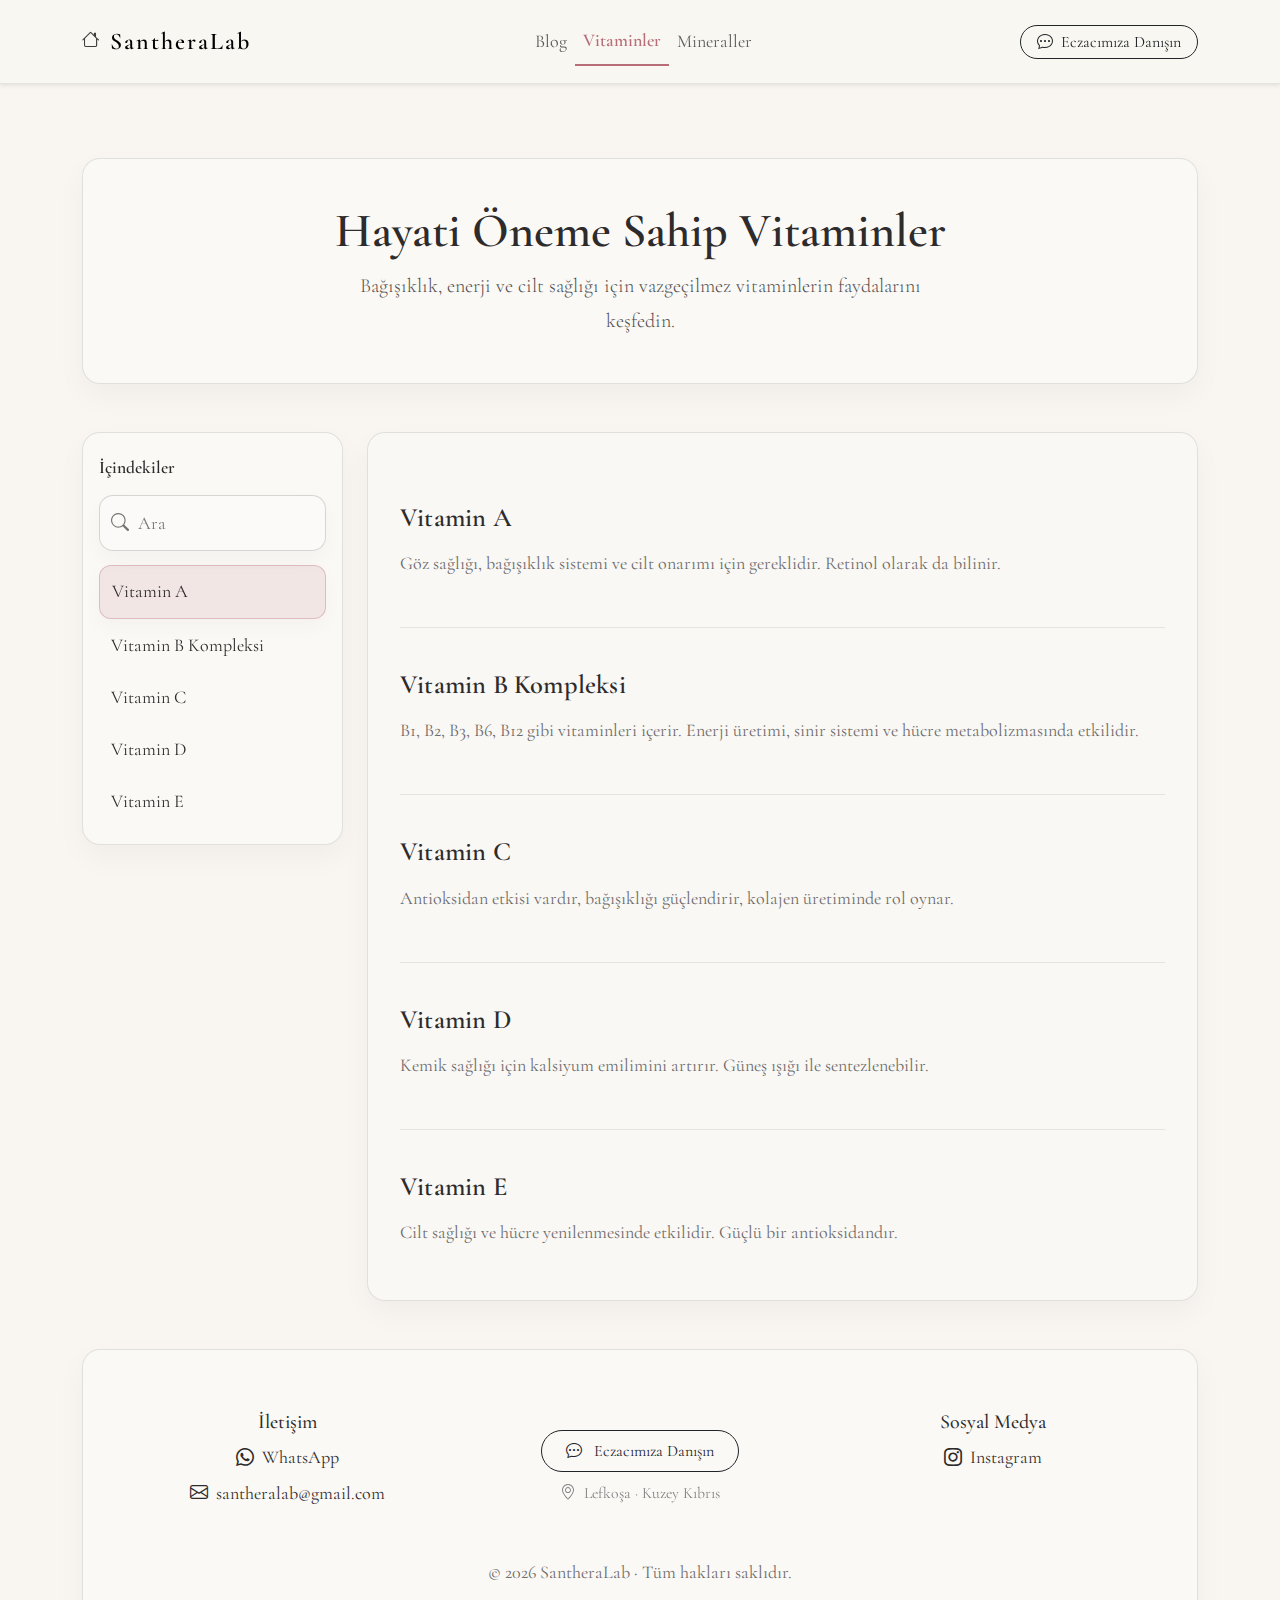
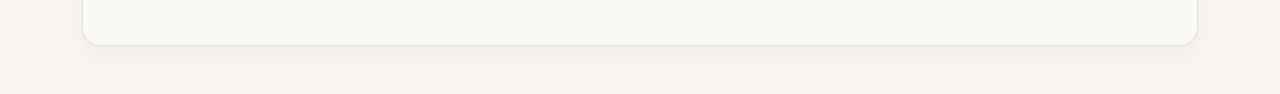
<file: site/vitamin-mineral/vitamin/index.html>
<!DOCTYPE html>
<html lang="tr">

<head>
    <meta charset="UTF-8" />
    <meta name="viewport" content="width=device-width, initial-scale=1" />
    <title>Vitaminler</title>

    <!-- Bootstrap, Google Font, Bootstrap Icons -->
    <link href="https://cdn.jsdelivr.net/npm/bootstrap@5.3.0/dist/css/bootstrap.min.css" rel="stylesheet" />
    <link href="https://fonts.googleapis.com/css2?family=Cormorant+Garamond:wght@400;600&display=swap"
        rel="stylesheet" />
    <link href="https://cdn.jsdelivr.net/npm/bootstrap-icons/font/bootstrap-icons.css" rel="stylesheet" />

    <style>
        :root {
            --bg: #f9f6f1;
            --text: #2d2b2b;
            --muted: #6b6b6b;
            --border: rgba(45, 43, 43, 0.12);
            --accent: #b76e79;
            --glass: rgba(255, 255, 255, 0.35);
            --shadow: 0 12px 30px rgba(0, 0, 0, 0.04);
            --radius: 18px;
        }

        body {
            background-color: var(--bg);
            font-family: 'Cormorant Garamond', serif;
            color: var(--text);
            font-size: 18px;
            line-height: 1.75;
            scroll-behavior: smooth;
            padding-top: 110px;
        }

        p,
        li {
            color: var(--muted);
        }

        a {
            color: var(--text);
            text-decoration: none;
            transition: opacity 0.2s ease, transform 0.2s ease;
        }

        a:hover {
            opacity: 0.7;
            transform: translateY(-1px);
        }

        /* Navbar */
        .navbar {
            border-bottom: 1px solid rgba(0, 0, 0, 0.08);
            background-color: rgba(249, 246, 241, 0.92);
            backdrop-filter: blur(8px);
            -webkit-backdrop-filter: blur(8px);
            min-height: 84px;
        }

        .navbar-toggler {
            border: 1px solid rgba(45, 43, 43, 0.18);
            border-radius: 14px;
            padding: 0.45rem 0.6rem;
            box-shadow: 0 10px 22px rgba(0, 0, 0, 0.04);
        }

        .navbar-toggler:focus {
            box-shadow: 0 12px 26px rgba(183, 110, 121, 0.10);
            border-color: rgba(183, 110, 121, 0.45);
        }

        .navbar-brand {
            font-weight: 600;
            font-size: 24px;
            letter-spacing: 2px;
        }

        .nav-link {
            font-size: 18px;
            padding-right: 20px;
        }

        .nav-link.active {
            font-weight: 600;
            color: var(--accent) !important;
            border-bottom: 2px solid var(--accent);
        }

        .home-icon {
            font-size: 1.1rem;
            opacity: 0.75;
        }

        .navbar-brand:hover .home-icon {
            opacity: 1;
        }

        /* Hero */
        .page-hero {
            background: var(--glass);
            border: 1px solid var(--border);
            border-radius: var(--radius);
            box-shadow: var(--shadow);
            padding: 2.25rem 1.5rem;
            position: relative;
        }

        @media (min-width: 992px) {
            .page-hero {
                padding: 2.75rem 2.25rem;
            }
        }

        .page-hero .lead {
            color: #4f4f4f;
            max-width: 62ch;
            margin: 0.25rem auto 0;
        }

        /* Sol menü sticky */
        .sticky-sidebar {
            position: sticky;
            top: 110px;
        }

        @media (max-width: 767.98px) {
            .sticky-sidebar {
                position: static;
                top: auto;
            }
        }

        .toc-card {
            background: var(--glass);
            border: 1px solid var(--border);
            border-radius: var(--radius);
            box-shadow: var(--shadow);
            padding: 1rem;
            transition: transform 0.25s ease, box-shadow 0.25s ease;
        }

        .toc-card:hover {
            transform: translateY(-2px);
            box-shadow: 0 18px 40px rgba(0, 0, 0, 0.06);
        }

        .toc-title {
            font-weight: 600;
            font-size: 1.1rem;
            margin: 0.25rem 0 0.75rem;
        }

        /* Arama */
        .search-wrap {
            position: relative;
            margin-bottom: 0.85rem;
        }

        .search-input {
            width: 100%;
            border: 1px solid rgba(45, 43, 43, 0.18);
            background: rgba(255, 255, 255, 0.22);
            border-radius: 14px;
            padding: 0.7rem 0.95rem 0.7rem 2.35rem;
            outline: none;
            box-shadow: 0 10px 22px rgba(0, 0, 0, 0.03);
        }

        .search-input:focus {
            border-color: rgba(183, 110, 121, 0.55);
            box-shadow: 0 12px 26px rgba(183, 110, 121, 0.08);
        }

        .search-icon {
            position: absolute;
            left: 0.75rem;
            top: 50%;
            transform: translateY(-50%);
            opacity: 0.65;
        }

        .clear-btn {
            position: absolute;
            right: 0.65rem;
            top: 50%;
            transform: translateY(-50%);
            border: none;
            background: transparent;
            padding: 0.25rem;
            opacity: 0.6;
            display: none;
        }

        .clear-btn:hover {
            opacity: 1;
            transform: translateY(-50%) scale(1.03);
        }

        .search-meta {
            font-size: 0.95rem;
            color: #555;
            margin: 0 0 0.6rem;
            display: none;
            line-height: 1.2;
        }

        .search-nav {
            display: none;
            gap: 6px;
            flex: 0 0 auto;
            margin: 0 0 0.6rem;
        }

        .nav-btn {
            width: 40px;
            height: 40px;
            border-radius: 14px;
            border: 1px solid rgba(45, 43, 43, 0.16);
            background: rgba(255, 255, 255, 0.50);
            backdrop-filter: blur(8px);
            -webkit-backdrop-filter: blur(8px);
            box-shadow: 0 10px 22px rgba(0, 0, 0, 0.05);
            display: grid;
            place-items: center;
            transition: transform 0.15s ease, opacity 0.15s ease;
        }

        .nav-btn:disabled {
            opacity: 0.35;
            cursor: not-allowed;
        }

        .nav-btn:hover:not(:disabled) {
            transform: translateY(-1px);
        }

        /* TOC linkleri */
        .list-group-item {
            background: transparent;
            border: none;
            border-radius: 12px !important;
            padding: 0.65rem 0.75rem;
            color: var(--text);
        }

        .list-group-item:hover {
            background: rgba(183, 110, 121, 0.08);
        }

        .list-group-item.active {
            background: rgba(183, 110, 121, 0.14) !important;
            color: var(--text) !important;
            border: 1px solid rgba(183, 110, 121, 0.35) !important;
            box-shadow: 0 8px 20px rgba(0, 0, 0, 0.03);
        }

        /* İçerik kart */
        .content-card {
            background: rgba(255, 255, 255, 0.28);
            border: 1px solid var(--border);
            border-radius: var(--radius);
            box-shadow: var(--shadow);
            padding: 1.25rem;
        }

        @media (min-width: 992px) {
            .content-card {
                padding: 1.75rem 2rem;
            }
        }

        .section {
            padding-top: 42px;
            padding-bottom: 34px;
            border-bottom: 1px solid rgba(0, 0, 0, 0.08);
            scroll-margin-top: 120px;
        }

        .section:last-child {
            border-bottom: none;
            padding-bottom: 10px;
        }

        .section h2 {
            font-weight: 600;
            font-size: 1.65rem;
            margin-bottom: 0.85rem;
            color: var(--text);
            letter-spacing: 0.2px;
        }

        .section p {
            margin-bottom: 0.85rem;
        }

        /* Highlight */
        mark.search-hit {
            background: rgba(183, 110, 121, 0.22);
            color: var(--text);
            padding: 0 0.2em;
            border-radius: 6px;
        }

        mark.search-hit.current-hit {
            background: rgba(183, 110, 121, 0.35);
            outline: 1px solid rgba(183, 110, 121, 0.55);
        }

        /* Footer */
        .footer-card {
            background: var(--glass);
            border: 1px solid var(--border);
            border-radius: var(--radius);
            padding: 3rem 1.5rem;
            box-shadow: var(--shadow);
        }

        @media (min-width: 992px) {
            .footer-card {
                padding: 3.5rem 2.5rem;
            }
        }

        /* Mobil Yukarı çık */
        .to-top {
            position: fixed;
            right: 16px;
            bottom: 16px;
            width: 48px;
            height: 48px;
            border-radius: 16px;
            border: 1px solid rgba(45, 43, 43, 0.16);
            background: rgba(255, 255, 255, 0.65);
            backdrop-filter: blur(8px);
            -webkit-backdrop-filter: blur(8px);
            box-shadow: 0 14px 30px rgba(0, 0, 0, 0.10);
            display: none;
            align-items: center;
            justify-content: center;
            z-index: 9999;
        }

        .to-top i {
            font-size: 1.2rem;
        }

        @media (min-width: 768px) {
            .to-top {
                display: none !important;
            }
        }
    </style>
</head>

<body>

    <!-- Navbar -->
    <nav class="navbar navbar-expand-lg fixed-top navbar-light shadow-sm">
        <div class="container d-flex align-items-center">

            <!-- Not: Buradaki linki kendi yapına göre ayarla -->
            <a class="navbar-brand mb-0 d-flex align-items-center gap-2" href="../../index.html" aria-label="Anasayfa">
                <i class="bi bi-house home-icon"></i>
                <span>SantheraLab</span>
            </a>

            <button class="navbar-toggler" type="button" data-bs-toggle="collapse" data-bs-target="#navbarNav"
                aria-controls="navbarNav" aria-expanded="false" aria-label="Menü">
                <span class="navbar-toggler-icon"></span>
            </button>

            <div class="collapse navbar-collapse align-items-center" id="navbarNav">
                <ul class="navbar-nav mx-auto align-items-center">
                    <!-- Not: Linkleri kendi yapına göre ayarla -->
                    <li class="nav-item"><a class="nav-link" href="../../blog/index.html?cat=vitamin-mineral">Blog</a></li>
                    <li class="nav-item"><a class="nav-link active" href="index.html">Vitaminler</a></li>
                    <li class="nav-item"><a class="nav-link" href="../mineral/index.html">Mineraller</a></li>
                </ul>

                <!-- Navbar'da SADECE Eczacımıza Danışın -->
                <div class="d-flex align-items-center">
                    <a href="https://wa.me/9053XXXXXXXX" target="_blank" rel="noopener"
                        class="btn btn-outline-dark rounded-pill px-3 py-1">
                        <i class="bi bi-chat-dots me-1"></i>
                        Eczacımıza Danışın
                    </a>
                </div>
            </div>
        </div>
    </nav>

    <!-- Başlık -->
    <div class="container my-5">
        <div class="page-hero text-center">
            <h1 class="display-5 fw-semibold">Hayati Öneme Sahip Vitaminler</h1>
            <p class="lead mb-0">Bağışıklık, enerji ve cilt sağlığı için vazgeçilmez vitaminlerin faydalarını keşfedin.
            </p>
        </div>
    </div>

    <!-- İçerik -->
    <div class="container mb-5">
        <div class="row g-4">

            <!-- İçindekiler + Arama -->
            <div class="col-md-3">
                <div class="toc-card sticky-sidebar">
                    <div class="toc-title">İçindekiler</div>

                    <div class="search-wrap">
                        <i class="bi bi-search search-icon"></i>
                        <input id="searchBox" class="search-input" type="search" placeholder="Ara" autocomplete="off" />
                        <button id="clearSearch" class="clear-btn" type="button" aria-label="Temizle">
                            <i class="bi bi-x-circle"></i>
                        </button>
                    </div>

                    <div class="d-flex align-items-center justify-content-between gap-2">
                        <div id="searchMeta" class="search-meta"></div>

                        <div id="searchNav" class="search-nav">
                            <button id="prevHit" class="nav-btn" type="button" aria-label="Önceki eşleşme">
                                <i class="bi bi-chevron-up"></i>
                            </button>
                            <button id="nextHit" class="nav-btn" type="button" aria-label="Sonraki eşleşme">
                                <i class="bi bi-chevron-down"></i>
                            </button>
                        </div>
                    </div>

                    <div class="list-group" id="toc">
                        <a href="#vitamina" class="list-group-item list-group-item-action">Vitamin A</a>
                        <a href="#vitaminb" class="list-group-item list-group-item-action">Vitamin B Kompleksi</a>
                        <a href="#vitaminc" class="list-group-item list-group-item-action">Vitamin C</a>
                        <a href="#vitamind" class="list-group-item list-group-item-action">Vitamin D</a>
                        <a href="#vitamine" class="list-group-item list-group-item-action">Vitamin E</a>
                    </div>
                </div>
            </div>

            <!-- Ana içerik -->
            <div class="col-md-9">
                <div class="content-card" id="content">

                    <div id="vitamina" class="section">
                        <h2>Vitamin A</h2>
                        <p>Göz sağlığı, bağışıklık sistemi ve cilt onarımı için gereklidir. Retinol olarak da bilinir.
                        </p>
                    </div>

                    <div id="vitaminb" class="section">
                        <h2>Vitamin B Kompleksi</h2>
                        <p>B1, B2, B3, B6, B12 gibi vitaminleri içerir. Enerji üretimi, sinir sistemi ve hücre
                            metabolizmasında
                            etkilidir.</p>
                    </div>

                    <div id="vitaminc" class="section">
                        <h2>Vitamin C</h2>
                        <p>Antioksidan etkisi vardır, bağışıklığı güçlendirir, kolajen üretiminde rol oynar.</p>
                    </div>

                    <div id="vitamind" class="section">
                        <h2>Vitamin D</h2>
                        <p>Kemik sağlığı için kalsiyum emilimini artırır. Güneş ışığı ile sentezlenebilir.</p>
                    </div>

                    <div id="vitamine" class="section">
                        <h2>Vitamin E</h2>
                        <p>Cilt sağlığı ve hücre yenilenmesinde etkilidir. Güçlü bir antioksidandır.</p>
                    </div>

                </div>
            </div>

        </div>
    </div>

    <!-- FOOTER -->
    <footer class="container mb-5">
        <div class="footer-card text-center">

            <div class="row justify-content-center align-items-start">

                <div class="col-md-4 mb-4 pt-1">
                    <h5 class="mb-2">İletişim</h5>
                    <a href="https://wa.me/9053XXXXXXXX" target="_blank">
                        <i class="bi bi-whatsapp me-1"></i> WhatsApp
                    </a>
                    <div class="mt-1">
                        <a href="mailto:santheralab@gmail.com">
                            <i class="bi bi-envelope me-1"></i> santheralab@gmail.com
                        </a>
                    </div>
                </div>

                <div class="col-md-4 mb-4 d-flex flex-column align-items-center pt-4">
                    <a href="https://wa.me/9053XXXXXXXX" target="_blank"
                        class="btn btn-outline-dark px-4 py-2 rounded-pill mb-2">
                        <i class="bi bi-chat-dots me-2"></i>
                        Eczacımıza Danışın
                    </a>

                    <div class="small text-muted opacity-75">
                        <i class="bi bi-geo-alt me-1"></i>
                        Lefkoşa · Kuzey Kıbrıs
                    </div>
                </div>

                <div class="col-md-4 mb-4 pt-1">
                    <h5 class="mb-2">Sosyal Medya</h5>
                    <a href="https://www.instagram.com/eczserife" target="_blank">
                        <i class="bi bi-instagram me-1"></i> Instagram
                    </a>
                </div>

            </div>

            <p class="mt-4 mb-0">
                &copy; 2026 SantheraLab · Tüm hakları saklıdır.
            </p>

        </div>
    </footer>

    <!-- Mobil Yukarı Çık -->
    <button id="toTop" class="to-top" type="button" aria-label="Yukarı çık">
        <i class="bi bi-arrow-up"></i>
    </button>

    <!-- Bootstrap JS -->
    <script src="https://cdn.jsdelivr.net/npm/bootstrap@5.3.0/dist/js/bootstrap.bundle.min.js"></script>

    <script>
        // ===== İçindekiler aktif bölüm =====
        const tocLinks = Array.from(document.querySelectorAll('#toc a'))
            .filter(a => a.getAttribute('href') && a.getAttribute('href').startsWith('#'));

        const sections = tocLinks
            .map(a => document.querySelector(a.getAttribute('href')))
            .filter(Boolean);

        const setActive = (id) => {
            tocLinks.forEach(a => a.classList.toggle('active', a.getAttribute('href') === '#' + id));
        };

        const observer = new IntersectionObserver((entries) => {
            const visible = entries
                .filter(e => e.isIntersecting)
                .sort((a, b) => b.intersectionRatio - a.intersectionRatio)[0];

            if (visible) setActive(visible.target.id);
        }, {
            root: null,
            rootMargin: '-35% 0px -55% 0px',
            threshold: [0.1, 0.2, 0.3, 0.4, 0.5, 0.6]
        });

        sections.forEach(sec => observer.observe(sec));
        if (sections[0]) setActive(sections[0].id);

        // ===== Arama: TOC filtre + içerik highlight + ileri/geri =====
        const searchBox = document.getElementById('searchBox');
        const clearBtn = document.getElementById('clearSearch');
        const meta = document.getElementById('searchMeta');
        const content = document.getElementById('content');

        const searchNav = document.getElementById('searchNav');
        const prevHitBtn = document.getElementById('prevHit');
        const nextHitBtn = document.getElementById('nextHit');

        let hits = [];
        let currentHitIndex = -1;

        function escapeRegExp(str) {
            return str.replace(/[.*+?^${}()|[\]\\]/g, '\\$&');
        }

        function unwrapMarks(root) {
            root.querySelectorAll('mark.search-hit').forEach(mark => {
                const text = document.createTextNode(mark.textContent);
                mark.replaceWith(text);
            });
            root.normalize();
        }

        function highlightText(root, query) {
            if (!query) return 0;
            const re = new RegExp(escapeRegExp(query), 'gi');
            let count = 0;

            const walker = document.createTreeWalker(root, NodeFilter.SHOW_TEXT, {
                acceptNode(node) {
                    if (!node.nodeValue || !node.nodeValue.trim()) return NodeFilter.FILTER_REJECT;
                    const parent = node.parentElement;
                    if (!parent) return NodeFilter.FILTER_REJECT;
                    if (parent.closest('script, style, mark')) return NodeFilter.FILTER_REJECT;
                    return re.test(node.nodeValue) ? NodeFilter.FILTER_ACCEPT : NodeFilter.FILTER_REJECT;
                }
            });

            const nodes = [];
            while (walker.nextNode()) nodes.push(walker.currentNode);

            nodes.forEach(textNode => {
                const frag = document.createDocumentFragment();
                const text = textNode.nodeValue;
                let lastIndex = 0;

                text.replace(re, (match, offset) => {
                    if (offset > lastIndex) frag.appendChild(document.createTextNode(text.slice(lastIndex, offset)));
                    const mark = document.createElement('mark');
                    mark.className = 'search-hit';
                    mark.textContent = match;
                    frag.appendChild(mark);
                    lastIndex = offset + match.length;
                    count++;
                    return match;
                });

                if (lastIndex < text.length) frag.appendChild(document.createTextNode(text.slice(lastIndex)));
                textNode.replaceWith(frag);
            });

            return count;
        }

        function filterToc(query) {
            const q = query.toLowerCase().trim();
            tocLinks.forEach(a => {
                const show = !q || a.textContent.toLowerCase().includes(q);
                a.style.display = show ? '' : 'none';
            });
        }

        function collectHits() {
            hits = Array.from(content.querySelectorAll('mark.search-hit'));
            currentHitIndex = hits.length ? 0 : -1;
        }

        function setCurrentHit(index) {
            if (!hits.length) return;

            hits.forEach(m => m.classList.remove('current-hit'));
            currentHitIndex = (index + hits.length) % hits.length;

            const el = hits[currentHitIndex];
            el.classList.add('current-hit');

            const y = el.getBoundingClientRect().top + window.scrollY - 140;
            window.scrollTo({ top: y, behavior: 'smooth' });

            prevHitBtn.disabled = hits.length <= 1;
            nextHitBtn.disabled = hits.length <= 1;
        }

        function updateNavUI() {
            const q = searchBox.value.trim();
            const has = q && hits.length;

            searchNav.style.display = has ? 'flex' : 'none';
            prevHitBtn.disabled = hits.length <= 1;
            nextHitBtn.disabled = hits.length <= 1;
        }

        function updateSearch() {
            const q = searchBox.value.trim();

            clearBtn.style.display = q ? 'block' : 'none';

            filterToc(q);

            unwrapMarks(content);
            const hitCount = q ? highlightText(content, q) : 0;

            collectHits();
            updateNavUI();

            if (q) {
                meta.style.display = 'block';
                meta.textContent = `${hitCount} eşleşme `;
                if (hits.length) setCurrentHit(0);
            } else {
                meta.style.display = 'none';
                meta.textContent = '';
            }
        }

        searchBox.addEventListener('input', updateSearch);

        searchBox.addEventListener('keydown', (e) => {
            if (e.key === 'Enter' && hits.length) {
                e.preventDefault();
                setCurrentHit(currentHitIndex + (e.shiftKey ? -1 : 1));
            }
        });

        clearBtn.addEventListener('click', () => {
            searchBox.value = '';
            updateSearch();
            searchBox.focus();
        });

        prevHitBtn.addEventListener('click', () => {
            if (hits.length) setCurrentHit(currentHitIndex - 1);
        });

        nextHitBtn.addEventListener('click', () => {
            if (hits.length) setCurrentHit(currentHitIndex + 1);
        });

        // ===== Mobil "Yukarı çık" =====
        const toTop = document.getElementById('toTop');

        function toggleToTop() {
            const isMobile = window.matchMedia('(max-width: 767.98px)').matches;
            const show = isMobile && window.scrollY > 500;
            toTop.style.display = show ? 'flex' : 'none';
        }

        window.addEventListener('scroll', toggleToTop, { passive: true });
        window.addEventListener('resize', toggleToTop);
        toggleToTop();

        toTop.addEventListener('click', () => {
            window.scrollTo({ top: 0, behavior: 'smooth' });
        });
    </script>

</body>

</html>
</file>
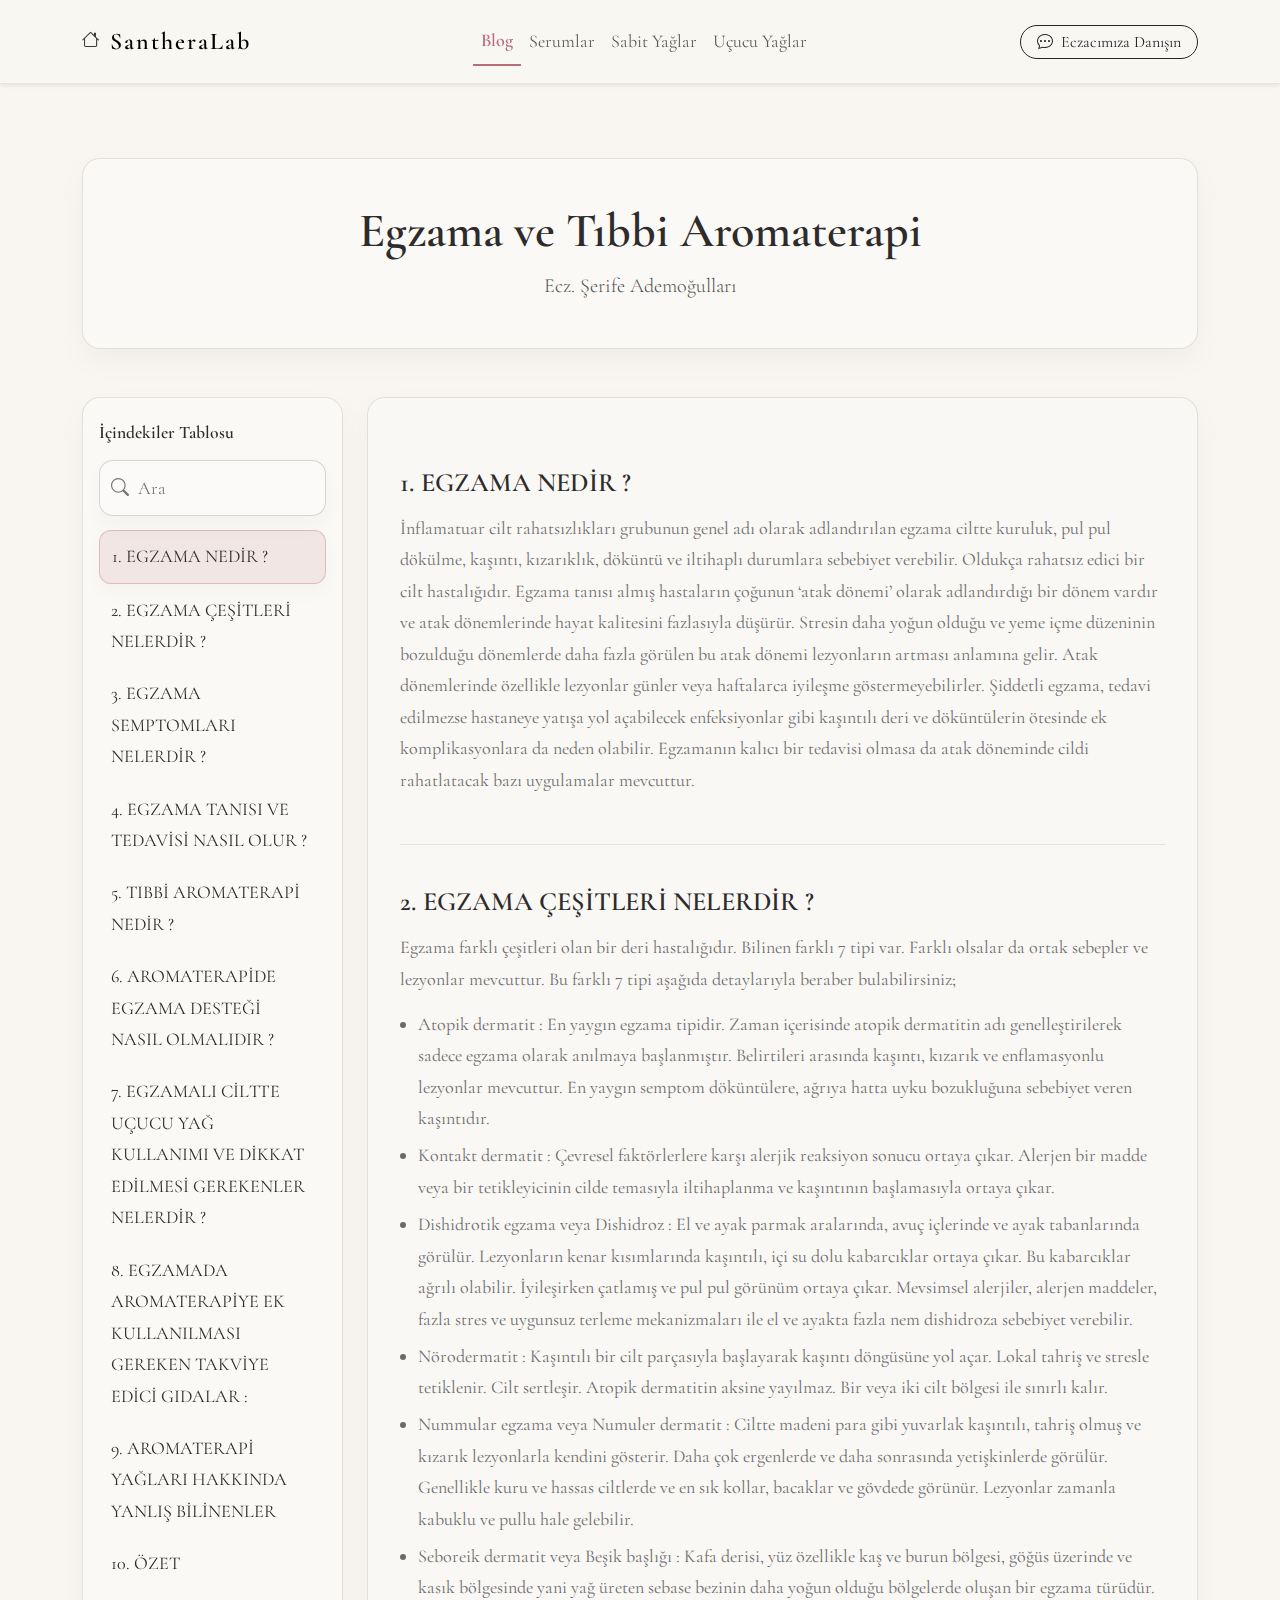
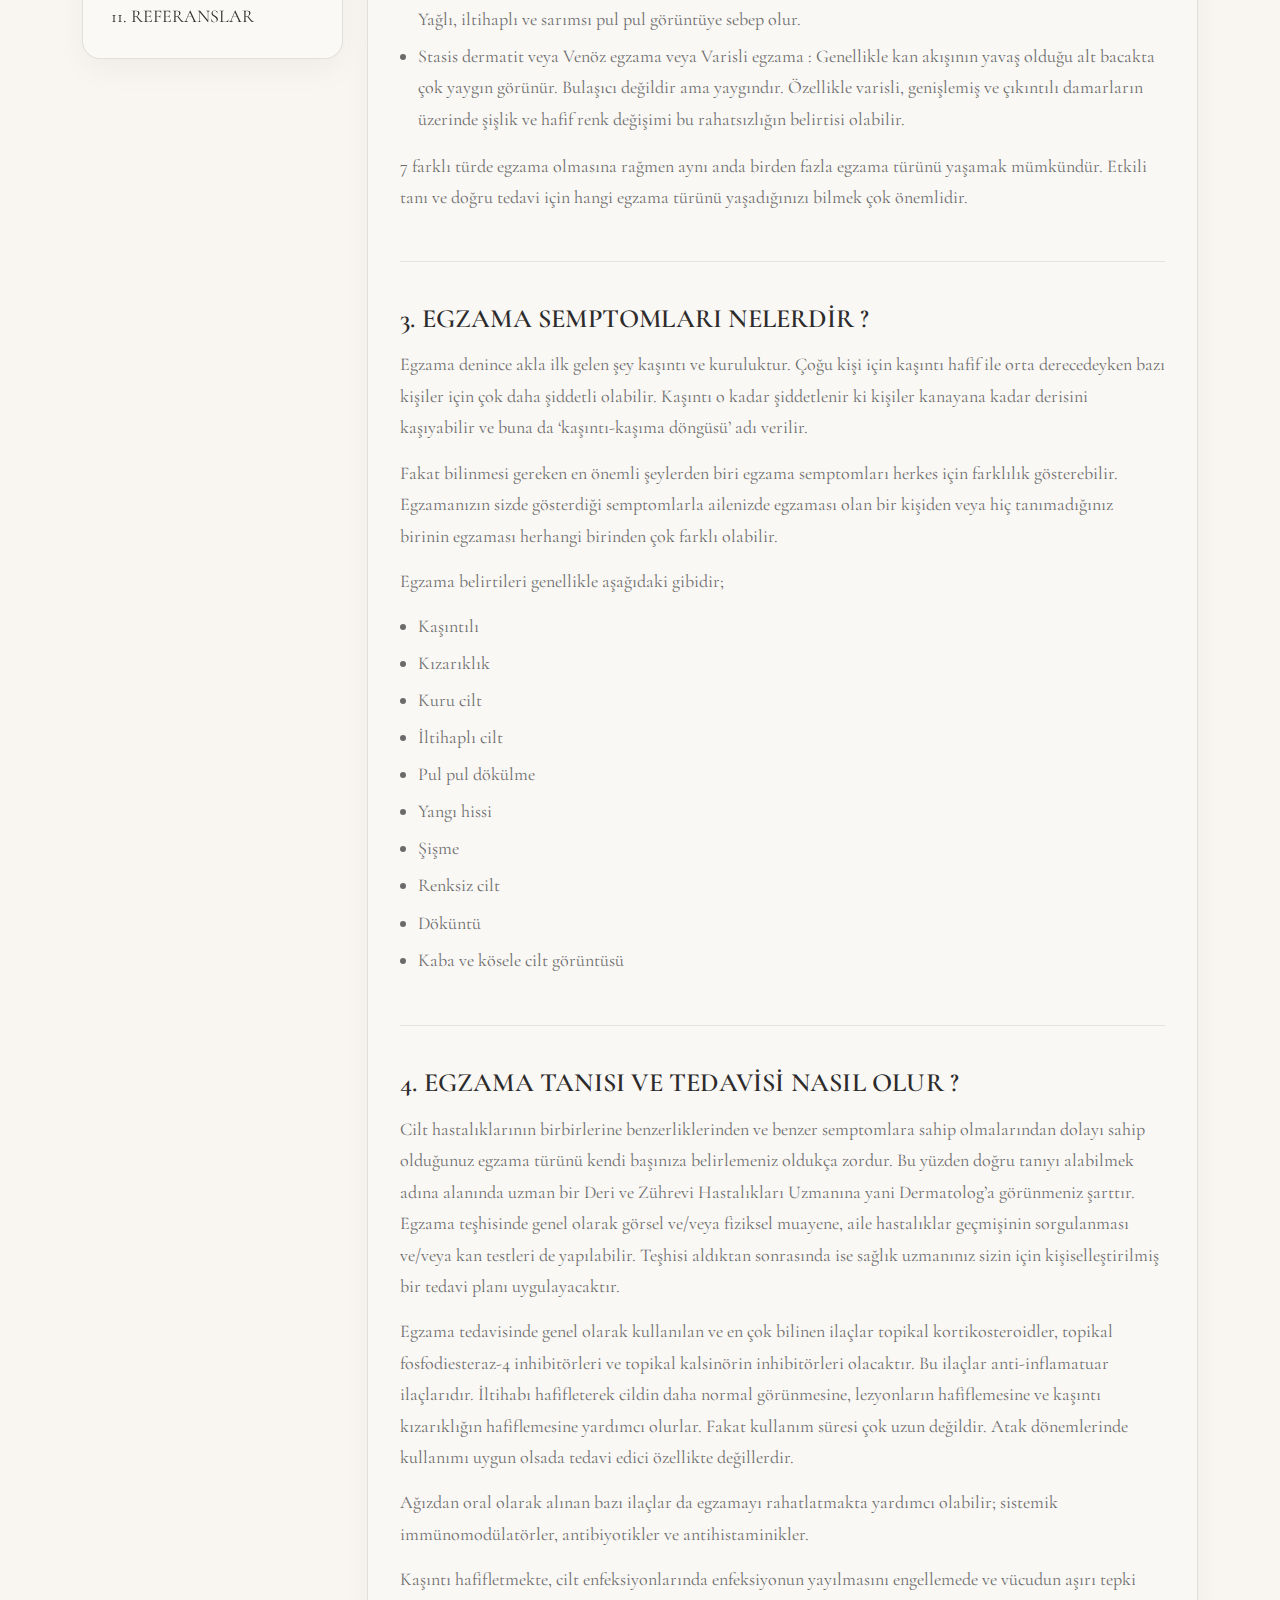
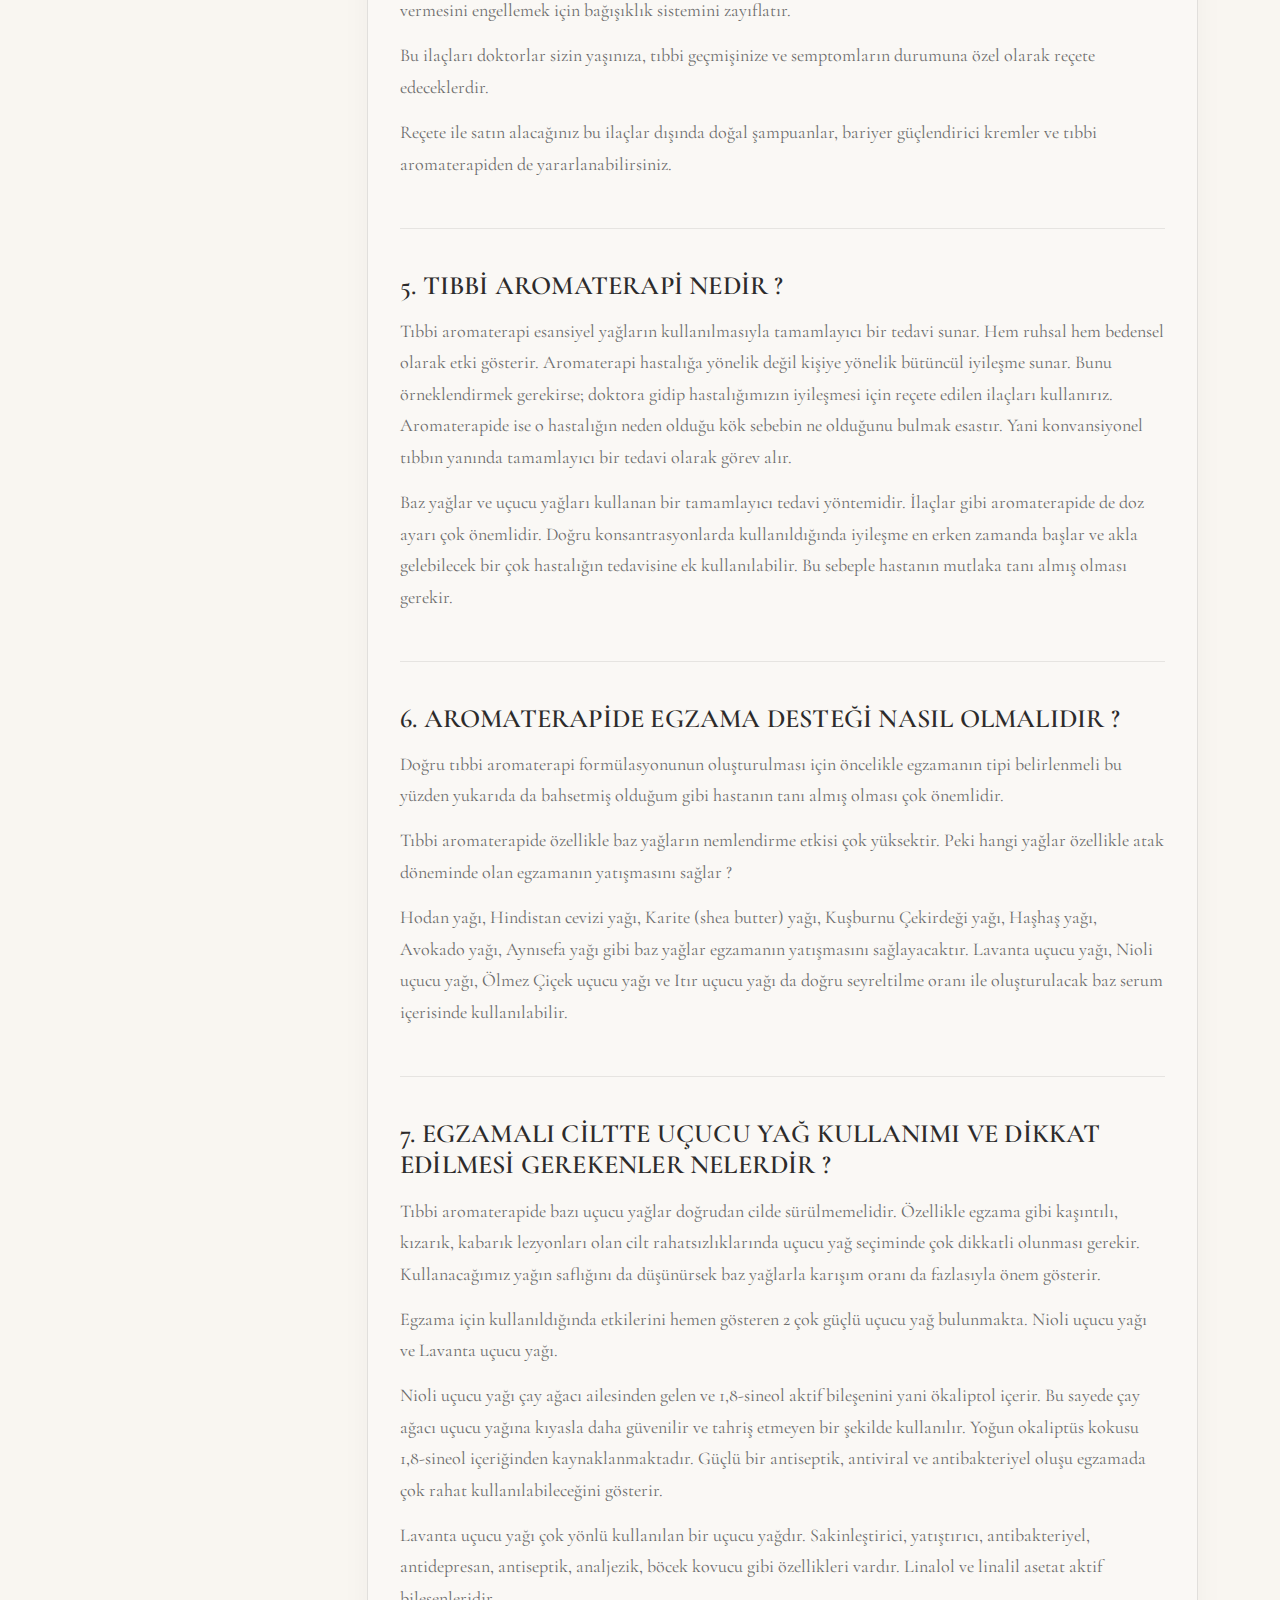
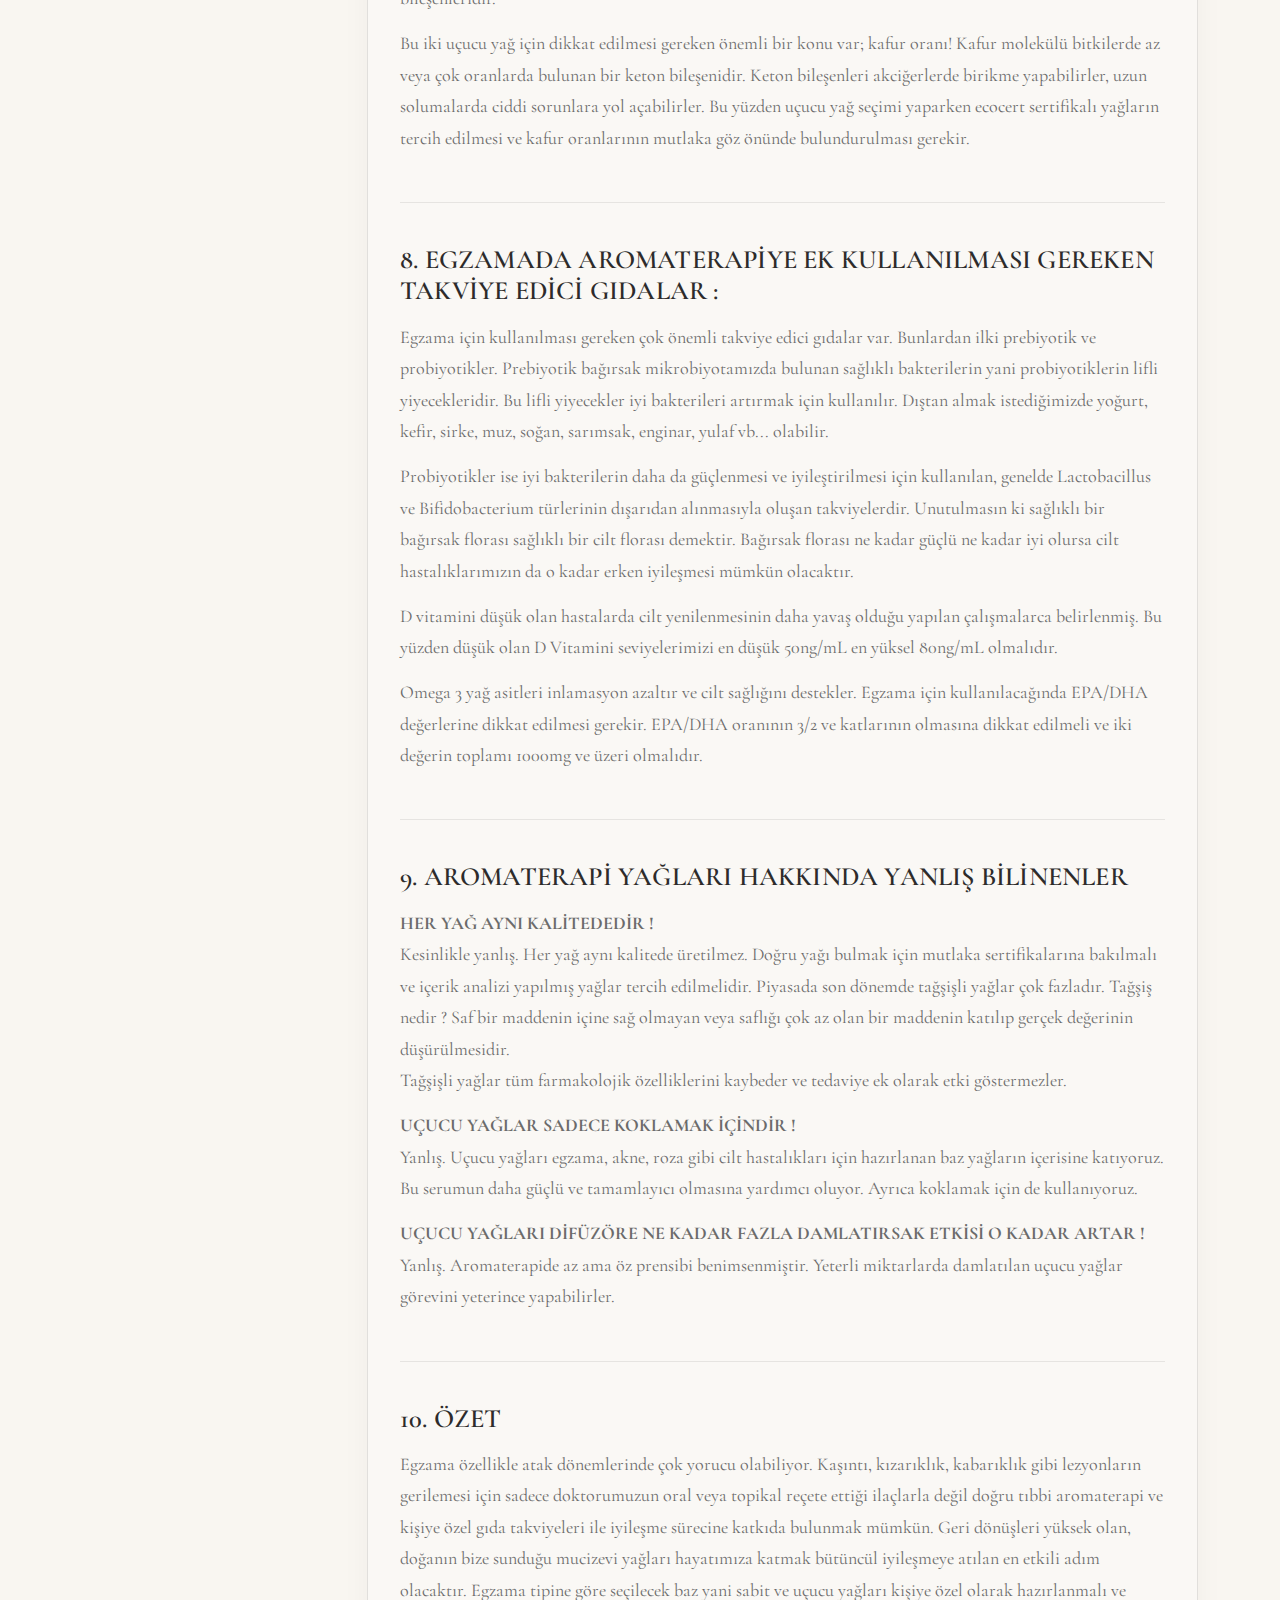
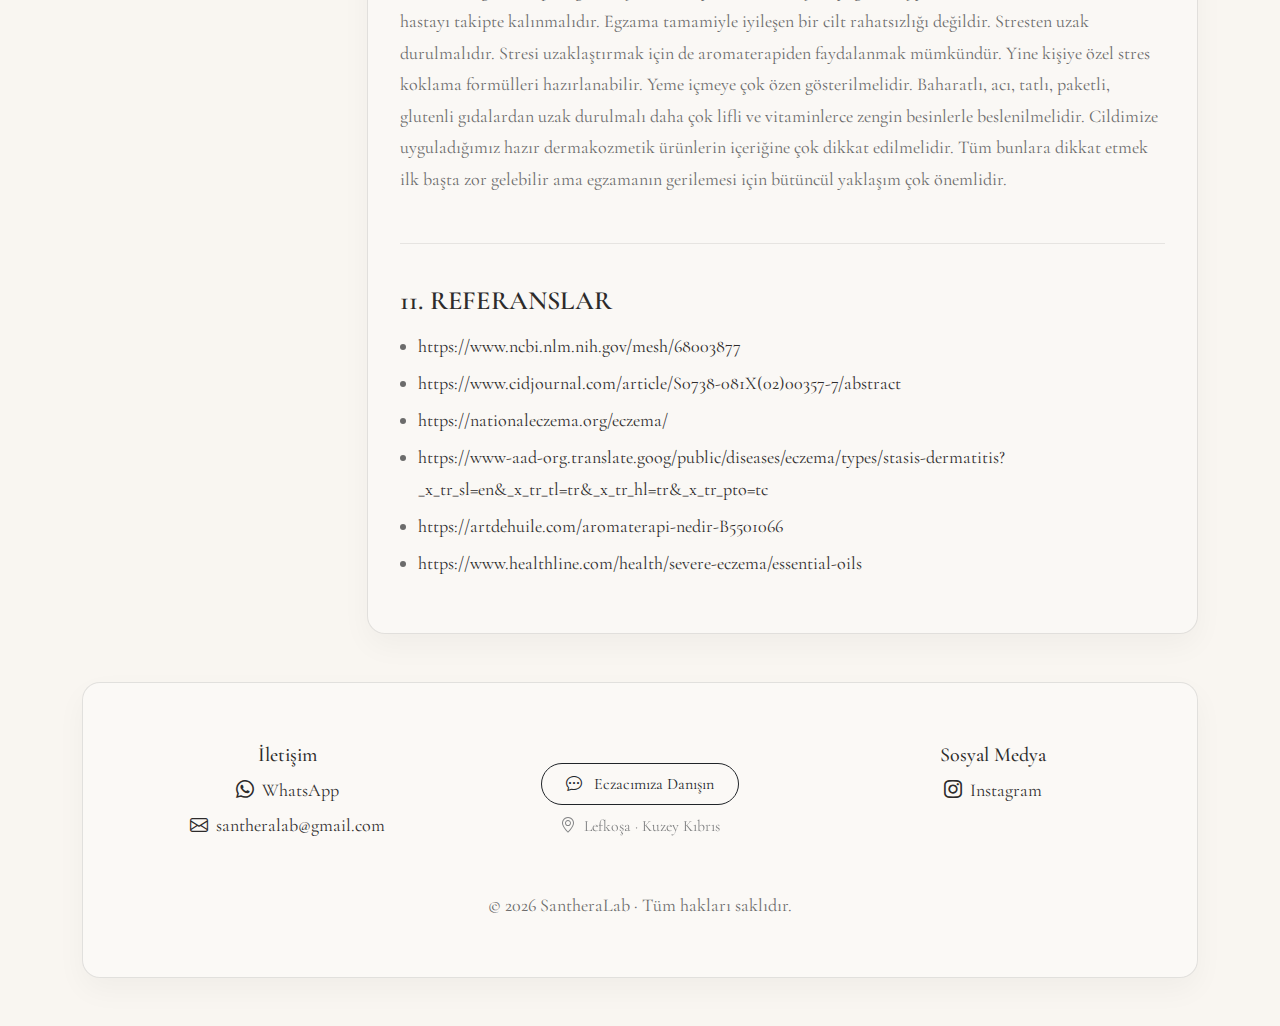
<file: site/blog/posts/aromaterapi/egzamaVeTıbbiAromaterapi/index.html>
<!DOCTYPE html>
<html lang="tr">

<head>
    <meta charset="UTF-8" />
    <meta name="viewport" content="width=device-width, initial-scale=1" />
    <title>Egzama ve Tıbbi Aromaterapi</title>

    <!-- Bootstrap, Google Font, Bootstrap Icons -->
    <link href="https://cdn.jsdelivr.net/npm/bootstrap@5.3.0/dist/css/bootstrap.min.css" rel="stylesheet" />
    <link href="https://fonts.googleapis.com/css2?family=Cormorant+Garamond:wght@400;600&display=swap"
        rel="stylesheet" />
    <link href="https://cdn.jsdelivr.net/npm/bootstrap-icons/font/bootstrap-icons.css" rel="stylesheet" />

    <style>
        :root {
            --bg: #f9f6f1;
            --text: #2d2b2b;
            --muted: #6b6b6b;
            --border: rgba(45, 43, 43, 0.12);
            --accent: #b76e79;
            --glass: rgba(255, 255, 255, 0.35);
            --shadow: 0 12px 30px rgba(0, 0, 0, 0.04);
            --radius: 18px;
        }

        body {
            background-color: var(--bg);
            font-family: 'Cormorant Garamond', serif;
            color: var(--text);
            font-size: 18px;
            line-height: 1.75;
            scroll-behavior: smooth;
            padding-top: 110px;
        }

        p,
        li {
            color: var(--muted);
        }

        a {
            color: var(--text);
            text-decoration: none;
            transition: opacity 0.2s ease, transform 0.2s ease;
            word-break: break-word;
        }

        a:hover {
            opacity: 0.7;
            transform: translateY(-1px);
        }

        /* Navbar */
        .navbar {
            border-bottom: 1px solid rgba(0, 0, 0, 0.08);
            background-color: rgba(249, 246, 241, 0.92);
            backdrop-filter: blur(8px);
            -webkit-backdrop-filter: blur(8px);
            min-height: 84px;
        }

        .navbar-toggler {
            border: 1px solid rgba(45, 43, 43, 0.18);
            border-radius: 14px;
            padding: 0.45rem 0.6rem;
            box-shadow: 0 10px 22px rgba(0, 0, 0, 0.04);
        }

        .navbar-toggler:focus {
            box-shadow: 0 12px 26px rgba(183, 110, 121, 0.10);
            border-color: rgba(183, 110, 121, 0.45);
        }

        .navbar-brand {
            font-weight: 600;
            font-size: 24px;
            letter-spacing: 2px;
        }

        .nav-link {
            font-size: 18px;
            padding-right: 20px;
        }

        .nav-link.active {
            font-weight: 600;
            color: var(--accent) !important;
            border-bottom: 2px solid var(--accent);
        }

        .home-icon {
            font-size: 1.1rem;
            opacity: 0.75;
        }

        .navbar-brand:hover .home-icon {
            opacity: 1;
        }

        /* Hero */
        .page-hero {
            background: var(--glass);
            border: 1px solid var(--border);
            border-radius: var(--radius);
            box-shadow: var(--shadow);
            padding: 2.25rem 1.5rem;
            position: relative;
        }

        @media (min-width: 992px) {
            .page-hero {
                padding: 2.75rem 2.25rem;
            }
        }

        .page-hero .lead {
            color: #4f4f4f;
            max-width: 70ch;
            margin: 0.25rem auto 0;
        }

        /* Sol menü sticky */
        .sticky-sidebar {
            position: sticky;
            top: 110px;
        }

        @media (max-width: 767.98px) {
            .sticky-sidebar {
                position: static;
                top: auto;
            }
        }

        .toc-card {
            background: var(--glass);
            border: 1px solid var(--border);
            border-radius: var(--radius);
            box-shadow: var(--shadow);
            padding: 1rem;
            transition: transform 0.25s ease, box-shadow 0.25s ease;
        }

        .toc-card:hover {
            transform: translateY(-2px);
            box-shadow: 0 18px 40px rgba(0, 0, 0, 0.06);
        }

        .toc-title {
            font-weight: 600;
            font-size: 1.1rem;
            margin: 0.25rem 0 0.75rem;
        }

        /* Arama */
        .search-wrap {
            position: relative;
            margin-bottom: 0.85rem;
        }

        .search-input {
            width: 100%;
            border: 1px solid rgba(45, 43, 43, 0.18);
            background: rgba(255, 255, 255, 0.22);
            border-radius: 14px;
            padding: 0.7rem 0.95rem 0.7rem 2.35rem;
            outline: none;
            box-shadow: 0 10px 22px rgba(0, 0, 0, 0.03);
        }

        .search-input:focus {
            border-color: rgba(183, 110, 121, 0.55);
            box-shadow: 0 12px 26px rgba(183, 110, 121, 0.08);
        }

        .search-icon {
            position: absolute;
            left: 0.75rem;
            top: 50%;
            transform: translateY(-50%);
            opacity: 0.65;
        }

        .clear-btn {
            position: absolute;
            right: 0.65rem;
            top: 50%;
            transform: translateY(-50%);
            border: none;
            background: transparent;
            padding: 0.25rem;
            opacity: 0.6;
            display: none;
        }

        .clear-btn:hover {
            opacity: 1;
            transform: translateY(-50%) scale(1.03);
        }

        .search-meta {
            font-size: 0.95rem;
            color: #555;
            margin: 0 0 0.6rem;
            display: none;
            line-height: 1.2;
        }

        .search-nav {
            display: none;
            gap: 6px;
            flex: 0 0 auto;
            margin: 0 0 0.6rem;
        }

        .nav-btn {
            width: 40px;
            height: 40px;
            border-radius: 14px;
            border: 1px solid rgba(45, 43, 43, 0.16);
            background: rgba(255, 255, 255, 0.50);
            backdrop-filter: blur(8px);
            -webkit-backdrop-filter: blur(8px);
            box-shadow: 0 10px 22px rgba(0, 0, 0, 0.05);
            display: grid;
            place-items: center;
            transition: transform 0.15s ease, opacity 0.15s ease;
        }

        .nav-btn:disabled {
            opacity: 0.35;
            cursor: not-allowed;
        }

        .nav-btn:hover:not(:disabled) {
            transform: translateY(-1px);
        }

        /* TOC linkleri */
        .list-group-item {
            background: transparent;
            border: none;
            border-radius: 12px !important;
            padding: 0.65rem 0.75rem;
            color: var(--text);
        }

        .list-group-item:hover {
            background: rgba(183, 110, 121, 0.08);
        }

        .list-group-item.active {
            background: rgba(183, 110, 121, 0.14) !important;
            color: var(--text) !important;
            border: 1px solid rgba(183, 110, 121, 0.35) !important;
            box-shadow: 0 8px 20px rgba(0, 0, 0, 0.03);
        }

        /* İçerik kart */
        .content-card {
            background: rgba(255, 255, 255, 0.28);
            border: 1px solid var(--border);
            border-radius: var(--radius);
            box-shadow: var(--shadow);
            padding: 1.25rem;
        }

        @media (min-width: 992px) {
            .content-card {
                padding: 1.75rem 2rem;
            }
        }

        .section {
            padding-top: 42px;
            padding-bottom: 34px;
            border-bottom: 1px solid rgba(0, 0, 0, 0.08);
            scroll-margin-top: 120px;
        }

        .section:last-child {
            border-bottom: none;
            padding-bottom: 10px;
        }

        .section h2 {
            font-weight: 600;
            font-size: 1.65rem;
            margin-bottom: 0.85rem;
            color: var(--text);
            letter-spacing: 0.2px;
        }

        .section p {
            margin-bottom: 0.85rem;
        }

        .content-card ul {
            padding-left: 1.1rem;
            margin-bottom: 0.95rem;
        }

        .content-card li {
            margin-bottom: 0.35rem;
        }

        /* Highlight */
        mark.search-hit {
            background: rgba(183, 110, 121, 0.22);
            color: var(--text);
            padding: 0 0.2em;
            border-radius: 6px;
        }

        mark.search-hit.current-hit {
            background: rgba(183, 110, 121, 0.35);
            outline: 1px solid rgba(183, 110, 121, 0.55);
        }

        /* WhatsApp butonu */
        .btn-whatsapp {
            background-color: #25d366;
            border: none;
            color: #0b3b22;
        }

        .btn-whatsapp:hover {
            background-color: #1ebd5a;
        }

        /* Footer */
        .footer-card {
            background: var(--glass);
            border: 1px solid var(--border);
            border-radius: var(--radius);
            padding: 3rem 1.5rem;
            box-shadow: var(--shadow);
        }

        @media (min-width: 992px) {
            .footer-card {
                padding: 3.5rem 2.5rem;
            }
        }

        /* Mobil Yukarı çık */
        .to-top {
            position: fixed;
            right: 16px;
            bottom: 16px;
            width: 48px;
            height: 48px;
            border-radius: 16px;
            border: 1px solid rgba(45, 43, 43, 0.16);
            background: rgba(255, 255, 255, 0.65);
            backdrop-filter: blur(8px);
            -webkit-backdrop-filter: blur(8px);
            box-shadow: 0 14px 30px rgba(0, 0, 0, 0.10);
            display: none;
            align-items: center;
            justify-content: center;
            z-index: 9999;
        }

        .to-top i {
            font-size: 1.2rem;
        }

        @media (min-width: 768px) {
            .to-top {
                display: none !important;
            }
        }
    </style>
</head>

<body>

    <!-- Navbar -->
    <nav class="navbar navbar-expand-lg fixed-top navbar-light shadow-sm">
        <div class="container d-flex align-items-center">

            <a class="navbar-brand mb-0 d-flex align-items-center gap-2" href="../../../../index.html"
                aria-label="Anasayfa">
                <i class="bi bi-house home-icon"></i>
                <span>SantheraLab</span>
            </a>

            <button class="navbar-toggler" type="button" data-bs-toggle="collapse" data-bs-target="#navbarNav"
                aria-controls="navbarNav" aria-expanded="false" aria-label="Menü">
                <span class="navbar-toggler-icon"></span>
            </button>

            <div class="collapse navbar-collapse align-items-center" id="navbarNav">
                <ul class="navbar-nav mx-auto align-items-center">
                    <li class="nav-item"><a class="nav-link active"
                            href="../../../../blog/index.html?cat=aromaterapi">Blog</a></li>
                    <li class="nav-item"><a class="nav-link"
                            href="../../../../aromaterapi/serumlar/index.html">Serumlar</a></li>
                    <li class="nav-item"><a class="nav-link"
                            href="../../../../aromaterapi/sabit-yaglar/index.html">Sabit Yağlar</a></li>
                    <li class="nav-item"><a class="nav-link"
                            href="../../../../aromaterapi/ucucu-yaglar/index.html">Uçucu Yağlar</a></li>
                </ul>

                <div class="d-flex align-items-center">
                    <a href="https://wa.me/9053XXXXXXXX" target="_blank"
                        class="btn btn-outline-dark rounded-pill px-3 py-1">
                        <i class="bi bi-chat-dots me-1"></i>
                        Eczacımıza Danışın
                    </a>
                </div>
            </div>
        </div>
    </nav>


    <!-- Başlık -->
    <div class="container my-5">
        <div class="page-hero text-center">
            <h1 class="display-5 fw-semibold">Egzama ve Tıbbi Aromaterapi</h1>
            <p class="lead mb-0">Ecz. Şerife Ademoğulları</p>
        </div>
    </div>

    <!-- İçerik -->
    <div class="container mb-5">
        <div class="row g-4">

            <!-- İçindekiler + Arama -->
            <div class="col-md-3">
                <div class="toc-card sticky-sidebar">
                    <div class="toc-title">İçindekiler Tablosu</div>

                    <div class="search-wrap">
                        <i class="bi bi-search search-icon"></i>
                        <input id="searchBox" class="search-input" type="search" placeholder="Ara" autocomplete="off" />
                        <button id="clearSearch" class="clear-btn" type="button" aria-label="Temizle">
                            <i class="bi bi-x-circle"></i>
                        </button>
                    </div>

                    <div class="d-flex align-items-center justify-content-between gap-2">
                        <div id="searchMeta" class="search-meta"></div>

                        <div id="searchNav" class="search-nav">
                            <button id="prevHit" class="nav-btn" type="button" aria-label="Önceki eşleşme">
                                <i class="bi bi-chevron-up"></i>
                            </button>
                            <button id="nextHit" class="nav-btn" type="button" aria-label="Sonraki eşleşme">
                                <i class="bi bi-chevron-down"></i>
                            </button>
                        </div>
                    </div>

                    <div class="list-group" id="toc">
                        <a href="#s1" class="list-group-item list-group-item-action">1. EGZAMA NEDİR ?</a>
                        <a href="#s2" class="list-group-item list-group-item-action">2. EGZAMA ÇEŞİTLERİ NELERDİR ?</a>
                        <a href="#s3" class="list-group-item list-group-item-action">3. EGZAMA SEMPTOMLARI NELERDİR
                            ?</a>
                        <a href="#s4" class="list-group-item list-group-item-action">4. EGZAMA TANISI VE TEDAVİSİ NASIL
                            OLUR ?</a>
                        <a href="#s5" class="list-group-item list-group-item-action">5. TIBBİ AROMATERAPİ NEDİR ?</a>
                        <a href="#s6" class="list-group-item list-group-item-action">6. AROMATERAPİDE EGZAMA DESTEĞİ
                            NASIL OLMALIDIR ?</a>
                        <a href="#s7" class="list-group-item list-group-item-action">7. EGZAMALI CİLTTE UÇUCU YAĞ
                            KULLANIMI VE DİKKAT EDİLMESİ GEREKENLER NELERDİR ?</a>
                        <a href="#s8" class="list-group-item list-group-item-action">8. EGZAMADA AROMATERAPİYE EK
                            KULLANILMASI GEREKEN TAKVİYE EDİCİ GIDALAR :</a>
                        <a href="#s9" class="list-group-item list-group-item-action">9. AROMATERAPİ YAĞLARI HAKKINDA
                            YANLIŞ BİLİNENLER</a>
                        <a href="#s10" class="list-group-item list-group-item-action">10. ÖZET</a>
                        <a href="#s11" class="list-group-item list-group-item-action">11. REFERANSLAR</a>
                    </div>
                </div>
            </div>

            <!-- Ana içerik -->
            <div class="col-md-9">
                <div class="content-card" id="content">

                    <div id="s1" class="section">
                        <h2>1. EGZAMA NEDİR ?</h2>
                        <p>İnflamatuar cilt rahatsızlıkları grubunun genel adı olarak adlandırılan egzama ciltte
                            kuruluk, pul pul dökülme, kaşıntı, kızarıklık, döküntü ve iltihaplı durumlara sebebiyet
                            verebilir. Oldukça rahatsız edici bir cilt hastalığıdır. Egzama tanısı almış hastaların
                            çoğunun ‘atak dönemi’ olarak adlandırdığı bir dönem vardır ve atak dönemlerinde hayat
                            kalitesini fazlasıyla düşürür. Stresin daha yoğun olduğu ve yeme içme düzeninin bozulduğu
                            dönemlerde daha fazla görülen bu atak dönemi lezyonların artması anlamına gelir. Atak
                            dönemlerinde özellikle lezyonlar günler veya haftalarca iyileşme göstermeyebilirler.
                            Şiddetli egzama, tedavi edilmezse hastaneye yatışa yol açabilecek enfeksiyonlar gibi
                            kaşıntılı deri ve döküntülerin ötesinde ek komplikasyonlara da neden olabilir. Egzamanın
                            kalıcı bir tedavisi olmasa da atak döneminde cildi rahatlatacak bazı uygulamalar mevcuttur.
                        </p>
                    </div>

                    <div id="s2" class="section">
                        <h2>2. EGZAMA ÇEŞİTLERİ NELERDİR ?</h2>
                        <p>Egzama farklı çeşitleri olan bir deri hastalığıdır. Bilinen farklı 7 tipi var. Farklı olsalar
                            da ortak sebepler ve lezyonlar mevcuttur. Bu farklı 7 tipi aşağıda detaylarıyla beraber
                            bulabilirsiniz;</p>

                        <ul>
                            <li>Atopik dermatit : En yaygın egzama tipidir. Zaman içerisinde atopik dermatitin adı
                                genelleştirilerek sadece egzama olarak anılmaya başlanmıştır. Belirtileri arasında
                                kaşıntı, kızarık ve enflamasyonlu lezyonlar mevcuttur. En yaygın semptom döküntülere,
                                ağrıya hatta uyku bozukluğuna sebebiyet veren kaşıntıdır.</li>
                            <li>Kontakt dermatit : Çevresel faktörlerlere karşı alerjik reaksiyon sonucu ortaya çıkar.
                                Alerjen bir madde veya bir tetikleyicinin cilde temasıyla iltihaplanma ve kaşıntının
                                başlamasıyla ortaya çıkar.</li>
                            <li>Dishidrotik egzama veya Dishidroz : El ve ayak parmak aralarında, avuç içlerinde ve
                                ayak tabanlarında görülür. Lezyonların kenar kısımlarında kaşıntılı, içi su dolu
                                kabarcıklar ortaya çıkar. Bu kabarcıklar ağrılı olabilir. İyileşirken çatlamış ve pul
                                pul görünüm ortaya çıkar. Mevsimsel alerjiler, alerjen maddeler, fazla stres ve uygunsuz
                                terleme mekanizmaları ile el ve ayakta fazla nem dishidroza sebebiyet verebilir.</li>
                            <li>Nörodermatit : Kaşıntılı bir cilt parçasıyla başlayarak kaşıntı döngüsüne yol açar.
                                Lokal tahriş ve stresle tetiklenir. Cilt sertleşir. Atopik dermatitin aksine yayılmaz.
                                Bir veya iki cilt bölgesi ile sınırlı kalır.</li>
                            <li>Nummular egzama veya Numuler dermatit : Ciltte madeni para gibi yuvarlak kaşıntılı,
                                tahriş olmuş ve kızarık lezyonlarla kendini gösterir. Daha çok ergenlerde ve daha
                                sonrasında yetişkinlerde görülür. Genellikle kuru ve hassas ciltlerde ve en sık kollar,
                                bacaklar ve gövdede görünür. Lezyonlar zamanla kabuklu ve pullu hale gelebilir.</li>
                            <li>Seboreik dermatit veya Beşik başlığı : Kafa derisi, yüz özellikle kaş ve burun bölgesi,
                                göğüs üzerinde ve kasık bölgesinde yani yağ üreten sebase bezinin daha yoğun olduğu
                                bölgelerde oluşan bir egzama türüdür. Yağlı, iltihaplı ve sarımsı pul pul görüntüye
                                sebep olur.</li>
                            <li>Stasis dermatit veya Venöz egzama veya Varisli egzama : Genellikle kan akışının yavaş
                                olduğu alt bacakta çok yaygın görünür. Bulaşıcı değildir ama yaygındır. Özellikle
                                varisli, genişlemiş ve çıkıntılı damarların üzerinde şişlik ve hafif renk değişimi bu
                                rahatsızlığın belirtisi olabilir.</li>
                        </ul>

                        <p>7 farklı türde egzama olmasına rağmen aynı anda birden fazla egzama türünü yaşamak mümkündür.
                            Etkili tanı ve doğru tedavi için hangi egzama türünü yaşadığınızı bilmek çok önemlidir.</p>
                    </div>

                    <div id="s3" class="section">
                        <h2>3. EGZAMA SEMPTOMLARI NELERDİR ?</h2>
                        <p>Egzama denince akla ilk gelen şey kaşıntı ve kuruluktur. Çoğu kişi için kaşıntı hafif ile
                            orta derecedeyken bazı kişiler için çok daha şiddetli olabilir. Kaşıntı o kadar şiddetlenir
                            ki kişiler kanayana kadar derisini kaşıyabilir ve buna da ‘kaşıntı-kaşıma döngüsü’ adı
                            verilir.</p>
                        <p>Fakat bilinmesi gereken en önemli şeylerden biri egzama semptomları herkes için farklılık
                            gösterebilir. Egzamanızın sizde gösterdiği semptomlarla ailenizde egzaması olan bir kişiden
                            veya hiç tanımadığınız birinin egzaması herhangi birinden çok farklı olabilir.</p>

                        <p>Egzama belirtileri genellikle aşağıdaki gibidir;</p>
                        <ul>
                            <li>Kaşıntılı</li>
                            <li>Kızarıklık</li>
                            <li>Kuru cilt</li>
                            <li>İltihaplı cilt</li>
                            <li>Pul pul dökülme</li>
                            <li>Yangı hissi</li>
                            <li>Şişme</li>
                            <li>Renksiz cilt</li>
                            <li>Döküntü</li>
                            <li>Kaba ve kösele cilt görüntüsü</li>
                        </ul>
                    </div>

                    <div id="s4" class="section">
                        <h2>4. EGZAMA TANISI VE TEDAVİSİ NASIL OLUR ?</h2>
                        <p>Cilt hastalıklarının birbirlerine benzerliklerinden ve benzer semptomlara sahip olmalarından
                            dolayı sahip olduğunuz egzama türünü kendi başınıza belirlemeniz oldukça zordur. Bu yüzden
                            doğru tanıyı alabilmek adına alanında uzman bir Deri ve Zührevi Hastalıkları Uzmanına yani
                            Dermatolog’a görünmeniz şarttır. Egzama teşhisinde genel olarak görsel ve/veya fiziksel
                            muayene, aile hastalıklar geçmişinin sorgulanması ve/veya kan testleri de yapılabilir.
                            Teşhisi aldıktan sonrasında ise sağlık uzmanınız sizin için kişiselleştirilmiş bir tedavi
                            planı uygulayacaktır.</p>
                        <p>Egzama tedavisinde genel olarak kullanılan ve en çok bilinen ilaçlar topikal
                            kortikosteroidler, topikal fosfodiesteraz-4 inhibitörleri ve topikal kalsinörin
                            inhibitörleri olacaktır. Bu ilaçlar anti-inflamatuar ilaçlarıdır. İltihabı hafifleterek
                            cildin daha normal görünmesine, lezyonların hafiflemesine ve kaşıntı kızarıklığın
                            hafiflemesine yardımcı olurlar. Fakat kullanım süresi çok uzun değildir. Atak dönemlerinde
                            kullanımı uygun olsada tedavi edici özellikte değillerdir.</p>
                        <p>Ağızdan oral olarak alınan bazı ilaçlar da egzamayı rahatlatmakta yardımcı olabilir; sistemik
                            immünomodülatörler, antibiyotikler ve antihistaminikler.</p>
                        <p>Kaşıntı hafifletmekte, cilt enfeksiyonlarında enfeksiyonun yayılmasını engellemede ve vücudun
                            aşırı tepki vermesini engellemek için bağışıklık sistemini zayıflatır.</p>
                        <p>Bu ilaçları doktorlar sizin yaşınıza, tıbbi geçmişinize ve semptomların durumuna özel olarak
                            reçete edeceklerdir.</p>
                        <p>Reçete ile satın alacağınız bu ilaçlar dışında doğal şampuanlar, bariyer güçlendirici kremler
                            ve tıbbi aromaterapiden de yararlanabilirsiniz.</p>
                    </div>

                    <div id="s5" class="section">
                        <h2>5. TIBBİ AROMATERAPİ NEDİR ?</h2>
                        <p>Tıbbi aromaterapi esansiyel yağların kullanılmasıyla tamamlayıcı bir tedavi sunar. Hem ruhsal
                            hem bedensel olarak etki gösterir. Aromaterapi hastalığa yönelik değil kişiye yönelik
                            bütüncül iyileşme sunar. Bunu örneklendirmek gerekirse; doktora gidip hastalığımızın
                            iyileşmesi için reçete edilen ilaçları kullanırız. Aromaterapide ise o hastalığın neden
                            olduğu kök sebebin ne olduğunu bulmak esastır. Yani konvansiyonel tıbbın yanında tamamlayıcı
                            bir tedavi olarak görev alır.</p>
                        <p>Baz yağlar ve uçucu yağları kullanan bir tamamlayıcı tedavi yöntemidir. İlaçlar gibi
                            aromaterapide de doz ayarı çok önemlidir. Doğru konsantrasyonlarda kullanıldığında iyileşme
                            en erken zamanda başlar ve akla gelebilecek bir çok hastalığın tedavisine ek kullanılabilir.
                            Bu sebeple hastanın mutlaka tanı almış olması gerekir.</p>
                    </div>

                    <div id="s6" class="section">
                        <h2>6. AROMATERAPİDE EGZAMA DESTEĞİ NASIL OLMALIDIR ?</h2>
                        <p>Doğru tıbbi aromaterapi formülasyonunun oluşturulması için öncelikle egzamanın tipi
                            belirlenmeli bu yüzden yukarıda da bahsetmiş olduğum gibi hastanın tanı almış olması çok
                            önemlidir.</p>
                        <p>Tıbbi aromaterapide özellikle baz yağların nemlendirme etkisi çok yüksektir. Peki hangi
                            yağlar özellikle atak döneminde olan egzamanın yatışmasını sağlar ?</p>
                        <p>Hodan yağı, Hindistan cevizi yağı, Karite (shea butter) yağı, Kuşburnu Çekirdeği yağı, Haşhaş
                            yağı, Avokado yağı, Aynısefa yağı gibi baz yağlar egzamanın yatışmasını sağlayacaktır.
                            Lavanta uçucu yağı, Nioli uçucu yağı, Ölmez Çiçek uçucu yağı ve Itır uçucu yağı da doğru
                            seyreltilme oranı ile oluşturulacak baz serum içerisinde kullanılabilir.</p>
                    </div>

                    <div id="s7" class="section">
                        <h2>7. EGZAMALI CİLTTE UÇUCU YAĞ KULLANIMI VE DİKKAT EDİLMESİ GEREKENLER NELERDİR ?</h2>
                        <p>Tıbbi aromaterapide bazı uçucu yağlar doğrudan cilde sürülmemelidir. Özellikle egzama gibi
                            kaşıntılı, kızarık, kabarık lezyonları olan cilt rahatsızlıklarında uçucu yağ seçiminde çok
                            dikkatli olunması gerekir. Kullanacağımız yağın saflığını da düşünürsek baz yağlarla karışım
                            oranı da fazlasıyla önem gösterir.</p>
                        <p>Egzama için kullanıldığında etkilerini hemen gösteren 2 çok güçlü uçucu yağ bulunmakta. Nioli
                            uçucu yağı ve Lavanta uçucu yağı.</p>
                        <p>Nioli uçucu yağı çay ağacı ailesinden gelen ve 1,8-sineol aktif bileşenini yani ökaliptol
                            içerir. Bu sayede çay ağacı uçucu yağına kıyasla daha güvenilir ve tahriş etmeyen bir
                            şekilde kullanılır. Yoğun okaliptüs kokusu 1,8-sineol içeriğinden kaynaklanmaktadır. Güçlü
                            bir antiseptik, antiviral ve antibakteriyel oluşu egzamada çok rahat kullanılabileceğini
                            gösterir.</p>
                        <p>Lavanta uçucu yağı çok yönlü kullanılan bir uçucu yağdır. Sakinleştirici, yatıştırıcı,
                            antibakteriyel, antidepresan, antiseptik, analjezik, böcek kovucu gibi özellikleri vardır.
                            Linalol ve linalil asetat aktif bileşenleridir.</p>
                        <p>Bu iki uçucu yağ için dikkat edilmesi gereken önemli bir konu var; kafur oranı! Kafur
                            molekülü bitkilerde az veya çok oranlarda bulunan bir keton bileşenidir. Keton bileşenleri
                            akciğerlerde birikme yapabilirler, uzun solumalarda ciddi sorunlara yol açabilirler. Bu
                            yüzden uçucu yağ seçimi yaparken ecocert sertifikalı yağların tercih edilmesi ve kafur
                            oranlarının mutlaka göz önünde bulundurulması gerekir.</p>
                    </div>

                    <div id="s8" class="section">
                        <h2>8. EGZAMADA AROMATERAPİYE EK KULLANILMASI GEREKEN TAKVİYE EDİCİ GIDALAR :</h2>
                        <p>Egzama için kullanılması gereken çok önemli takviye edici gıdalar var. Bunlardan ilki
                            prebiyotik ve probiyotikler. Prebiyotik bağırsak mikrobiyotamızda bulunan sağlıklı
                            bakterilerin yani probiyotiklerin lifli yiyecekleridir. Bu lifli yiyecekler iyi bakterileri
                            artırmak için kullanılır. Dıştan almak istediğimizde yoğurt, kefir, sirke, muz, soğan,
                            sarımsak, enginar, yulaf vb... olabilir.</p>
                        <p>Probiyotikler ise iyi bakterilerin daha da güçlenmesi ve iyileştirilmesi için kullanılan,
                            genelde Lactobacillus ve Bifidobacterium türlerinin dışarıdan alınmasıyla oluşan
                            takviyelerdir. Unutulmasın ki sağlıklı bir bağırsak florası sağlıklı bir cilt florası
                            demektir. Bağırsak florası ne kadar güçlü ne kadar iyi olursa cilt hastalıklarımızın da o
                            kadar erken iyileşmesi mümkün olacaktır.</p>
                        <p>D vitamini düşük olan hastalarda cilt yenilenmesinin daha yavaş olduğu yapılan çalışmalarca
                            belirlenmiş. Bu yüzden düşük olan D Vitamini seviyelerimizi en düşük 50ng/mL en yüksel
                            80ng/mL olmalıdır.</p>
                        <p>Omega 3 yağ asitleri inlamasyon azaltır ve cilt sağlığını destekler. Egzama için
                            kullanılacağında EPA/DHA değerlerine dikkat edilmesi gerekir. EPA/DHA oranının 3/2 ve
                            katlarının olmasına dikkat edilmeli ve iki değerin toplamı 1000mg ve üzeri olmalıdır.</p>
                    </div>

                    <div id="s9" class="section">
                        <h2>9. AROMATERAPİ YAĞLARI HAKKINDA YANLIŞ BİLİNENLER</h2>

                        <p><strong>HER YAĞ AYNI KALİTEDEDİR !</strong><br>Kesinlikle yanlış. Her yağ aynı kalitede üretilmez. Doğru
                            yağı bulmak için mutlaka sertifikalarına bakılmalı ve içerik analizi yapılmış yağlar tercih
                            edilmelidir. Piyasada son dönemde tağşişli yağlar çok fazladır. Tağşiş nedir ? Saf bir
                            maddenin içine sağ olmayan veya saflığı çok az olan bir maddenin katılıp gerçek değerinin
                            düşürülmesidir.<br>Tağşişli yağlar tüm farmakolojik özelliklerini kaybeder ve tedaviye ek
                            olarak etki göstermezler.</p>

                        <p><strong>UÇUCU YAĞLAR SADECE KOKLAMAK İÇİNDİR !</strong><br>Yanlış. Uçucu yağları egzama, akne, roza gibi cilt
                            hastalıkları için hazırlanan baz yağların içerisine katıyoruz. Bu serumun daha güçlü ve
                            tamamlayıcı olmasına yardımcı oluyor. Ayrıca koklamak için de kullanıyoruz.</p>

                        <p><strong>UÇUCU YAĞLARI DİFÜZÖRE NE KADAR FAZLA DAMLATIRSAK ETKİSİ O KADAR ARTAR !</strong><br>Yanlış.
                            Aromaterapide az ama öz prensibi benimsenmiştir. Yeterli miktarlarda damlatılan uçucu yağlar
                            görevini yeterince yapabilirler.</p>
                    </div>

                    <div id="s10" class="section">
                        <h2>10. ÖZET</h2>
                        <p>Egzama özellikle atak dönemlerinde çok yorucu olabiliyor. Kaşıntı, kızarıklık, kabarıklık
                            gibi lezyonların gerilemesi için sadece doktorumuzun oral veya topikal reçete ettiği
                            ilaçlarla değil doğru tıbbi aromaterapi ve kişiye özel gıda takviyeleri ile iyileşme
                            sürecine katkıda bulunmak mümkün. Geri dönüşleri yüksek olan, doğanın bize sunduğu mucizevi
                            yağları hayatımıza katmak bütüncül iyileşmeye atılan en etkili adım olacaktır. Egzama tipine
                            göre seçilecek baz yani sabit ve uçucu yağları kişiye özel olarak hazırlanmalı ve hastayı
                            takipte kalınmalıdır. Egzama tamamiyle iyileşen bir cilt rahatsızlığı değildir. Stresten
                            uzak durulmalıdır. Stresi uzaklaştırmak için de aromaterapiden faydalanmak mümkündür. Yine
                            kişiye özel stres koklama formülleri hazırlanabilir. Yeme içmeye çok özen gösterilmelidir.
                            Baharatlı, acı, tatlı, paketli, glutenli gıdalardan uzak durulmalı daha çok lifli ve
                            vitaminlerce zengin besinlerle beslenilmelidir. Cildimize uyguladığımız hazır dermakozmetik
                            ürünlerin içeriğine çok dikkat edilmelidir. Tüm bunlara dikkat etmek ilk başta zor gelebilir
                            ama egzamanın gerilemesi için bütüncül yaklaşım çok önemlidir.</p>
                    </div>

                    <div id="s11" class="section">
                        <h2>11. REFERANSLAR</h2>
                        <ul>
                            <li><a href="https://www.ncbi.nlm.nih.gov/mesh/68003877" target="_blank"
                                    rel="noopener">https://www.ncbi.nlm.nih.gov/mesh/68003877</a></li>
                            <li><a href="https://www.cidjournal.com/article/S0738-081X(02)00357-7/abstract"
                                    target="_blank"
                                    rel="noopener">https://www.cidjournal.com/article/S0738-081X(02)00357-7/abstract</a>
                            </li>
                            <li><a href="https://nationaleczema.org/eczema/" target="_blank"
                                    rel="noopener">https://nationaleczema.org/eczema/</a></li>
                            <li><a href="https://www-aad-org.translate.goog/public/diseases/eczema/types/stasis-dermatitis?_x_tr_sl=en&_x_tr_tl=tr&_x_tr_hl=tr&_x_tr_pto=tc"
                                    target="_blank"
                                    rel="noopener">https://www-aad-org.translate.goog/public/diseases/eczema/types/stasis-dermatitis?_x_tr_sl=en&_x_tr_tl=tr&_x_tr_hl=tr&_x_tr_pto=tc</a>
                            </li>
                            <li><a href="https://artdehuile.com/aromaterapi-nedir-B5501066" target="_blank"
                                    rel="noopener">https://artdehuile.com/aromaterapi-nedir-B5501066</a></li>
                            <li><a href="https://www.healthline.com/health/severe-eczema/essential-oils" target="_blank"
                                    rel="noopener">https://www.healthline.com/health/severe-eczema/essential-oils</a>
                            </li>
                        </ul>
                    </div>

                </div>
            </div>

        </div>
    </div>

    <!-- FOOTER -->
    <footer class="container mb-5">
        <div class="footer-card text-center">

            <div class="row justify-content-center align-items-start">

                <div class="col-md-4 mb-4 pt-1">
                    <h5 class="mb-2">İletişim</h5>
                    <a href="https://wa.me/9053XXXXXXXX" target="_blank" rel="noopener">
                        <i class="bi bi-whatsapp me-1"></i> WhatsApp
                    </a>
                    <div class="mt-1">
                        <a href="mailto:santheralab@gmail.com">
                            <i class="bi bi-envelope me-1"></i> santheralab@gmail.com
                        </a>
                    </div>
                </div>

                <div class="col-md-4 mb-4 d-flex flex-column align-items-center pt-4">
                    <a href="https://wa.me/9053XXXXXXXX" target="_blank" rel="noopener"
                        class="btn btn-outline-dark px-4 py-2 rounded-pill mb-2">
                        <i class="bi bi-chat-dots me-2"></i>
                        Eczacımıza Danışın
                    </a>

                    <div class="small text-muted opacity-75">
                        <i class="bi bi-geo-alt me-1"></i>
                        Lefkoşa · Kuzey Kıbrıs
                    </div>
                </div>

                <div class="col-md-4 mb-4 pt-1">
                    <h5 class="mb-2">Sosyal Medya</h5>
                    <a href="https://www.instagram.com/eczserife" target="_blank" rel="noopener">
                        <i class="bi bi-instagram me-1"></i> Instagram
                    </a>
                </div>

            </div>

            <p class="mt-4 mb-0">
                &copy; 2026 SantheraLab · Tüm hakları saklıdır.
            </p>

        </div>
    </footer>

    <!-- Mobil Yukarı Çık -->
    <button id="toTop" class="to-top" type="button" aria-label="Yukarı çık">
        <i class="bi bi-arrow-up"></i>
    </button>

    <!-- Bootstrap JS -->
    <script src="https://cdn.jsdelivr.net/npm/bootstrap@5.3.0/dist/js/bootstrap.bundle.min.js"></script>

    <script>
        // ===== İçindekiler aktif bölüm =====
        const tocLinks = Array.from(document.querySelectorAll('#toc a'))
            .filter(a => a.getAttribute('href') && a.getAttribute('href').startsWith('#'));

        const sections = tocLinks
            .map(a => document.querySelector(a.getAttribute('href')))
            .filter(Boolean);

        const setActive = (id) => {
            tocLinks.forEach(a => a.classList.toggle('active', a.getAttribute('href') === '#' + id));
        };

        const observer = new IntersectionObserver((entries) => {
            const visible = entries
                .filter(e => e.isIntersecting)
                .sort((a, b) => b.intersectionRatio - a.intersectionRatio)[0];

            if (visible) setActive(visible.target.id);
        }, {
            root: null,
            rootMargin: '-35% 0px -55% 0px',
            threshold: [0.1, 0.2, 0.3, 0.4, 0.5, 0.6]
        });

        sections.forEach(sec => observer.observe(sec));
        if (sections[0]) setActive(sections[0].id);

        // ===== Arama: TOC filtre + içerik highlight + ileri/geri =====
        const searchBox = document.getElementById('searchBox');
        const clearBtn = document.getElementById('clearSearch');
        const meta = document.getElementById('searchMeta');
        const content = document.getElementById('content');

        const searchNav = document.getElementById('searchNav');
        const prevHitBtn = document.getElementById('prevHit');
        const nextHitBtn = document.getElementById('nextHit');

        let hits = [];
        let currentHitIndex = -1;

        function escapeRegExp(str) {
            return str.replace(/[.*+?^${}()|[\]\\]/g, '\\$&');
        }

        function unwrapMarks(root) {
            root.querySelectorAll('mark.search-hit').forEach(mark => {
                const text = document.createTextNode(mark.textContent);
                mark.replaceWith(text);
            });
            root.normalize();
        }

        function highlightText(root, query) {
            if (!query) return 0;
            const re = new RegExp(escapeRegExp(query), 'gi');
            let count = 0;

            const walker = document.createTreeWalker(root, NodeFilter.SHOW_TEXT, {
                acceptNode(node) {
                    if (!node.nodeValue || !node.nodeValue.trim()) return NodeFilter.FILTER_REJECT;
                    const parent = node.parentElement;
                    if (!parent) return NodeFilter.FILTER_REJECT;
                    if (parent.closest('script, style, mark')) return NodeFilter.FILTER_REJECT;
                    return re.test(node.nodeValue) ? NodeFilter.FILTER_ACCEPT : NodeFilter.FILTER_REJECT;
                }
            });

            const nodes = [];
            while (walker.nextNode()) nodes.push(walker.currentNode);

            nodes.forEach(textNode => {
                const frag = document.createDocumentFragment();
                const text = textNode.nodeValue;
                let lastIndex = 0;

                text.replace(re, (match, offset) => {
                    if (offset > lastIndex) frag.appendChild(document.createTextNode(text.slice(lastIndex, offset)));
                    const mark = document.createElement('mark');
                    mark.className = 'search-hit';
                    mark.textContent = match;
                    frag.appendChild(mark);
                    lastIndex = offset + match.length;
                    count++;
                    return match;
                });

                if (lastIndex < text.length) frag.appendChild(document.createTextNode(text.slice(lastIndex)));
                textNode.replaceWith(frag);
            });

            return count;
        }

        function filterToc(query) {
            const q = query.toLowerCase().trim();
            let visibleCount = 0;

            tocLinks.forEach(a => {
                const show = !q || a.textContent.toLowerCase().includes(q);
                a.style.display = show ? '' : 'none';
                if (show) visibleCount++;
            });

            return visibleCount;
        }

        function collectHits() {
            hits = Array.from(content.querySelectorAll('mark.search-hit'));
            currentHitIndex = hits.length ? 0 : -1;
        }

        function setCurrentHit(index) {
            if (!hits.length) return;

            hits.forEach(m => m.classList.remove('current-hit'));

            currentHitIndex = (index + hits.length) % hits.length;

            const el = hits[currentHitIndex];
            el.classList.add('current-hit');

            const y = el.getBoundingClientRect().top + window.scrollY - 140;
            window.scrollTo({ top: y, behavior: 'smooth' });

            prevHitBtn.disabled = hits.length <= 1;
            nextHitBtn.disabled = hits.length <= 1;
        }

        function updateNavUI() {
            const q = searchBox.value.trim();
            const has = q && hits.length;

            searchNav.style.display = has ? 'flex' : 'none';
            prevHitBtn.disabled = hits.length <= 1;
            nextHitBtn.disabled = hits.length <= 1;
        }

        function updateSearch() {
            const q = searchBox.value.trim();

            clearBtn.style.display = q ? 'block' : 'none';

            filterToc(q);

            unwrapMarks(content);
            const hitCount = q ? highlightText(content, q) : 0;

            collectHits();
            updateNavUI();

            if (q) {
                meta.style.display = 'block';
                meta.textContent = `${hitCount} eşleşme `;
                if (hits.length) setCurrentHit(0);
            } else {
                meta.style.display = 'none';
                meta.textContent = '';
            }
        }

        searchBox.addEventListener('input', updateSearch);

        searchBox.addEventListener('keydown', (e) => {
            if (e.key === 'Enter' && hits.length) {
                e.preventDefault();
                setCurrentHit(currentHitIndex + (e.shiftKey ? -1 : 1));
            }
        });

        clearBtn.addEventListener('click', () => {
            searchBox.value = '';
            updateSearch();
            searchBox.focus();
        });

        prevHitBtn.addEventListener('click', () => {
            if (hits.length) setCurrentHit(currentHitIndex - 1);
        });

        nextHitBtn.addEventListener('click', () => {
            if (hits.length) setCurrentHit(currentHitIndex + 1);
        });

        // ===== Mobil "Yukarı çık" =====
        const toTop = document.getElementById('toTop');

        function toggleToTop() {
            const isMobile = window.matchMedia('(max-width: 767.98px)').matches;
            const show = isMobile && window.scrollY > 500;
            toTop.style.display = show ? 'flex' : 'none';
        }

        window.addEventListener('scroll', toggleToTop, { passive: true });
        window.addEventListener('resize', toggleToTop);
        toggleToTop();

        toTop.addEventListener('click', () => {
            window.scrollTo({ top: 0, behavior: 'smooth' });
        });
    </script>

</body>

</html>
</file>
